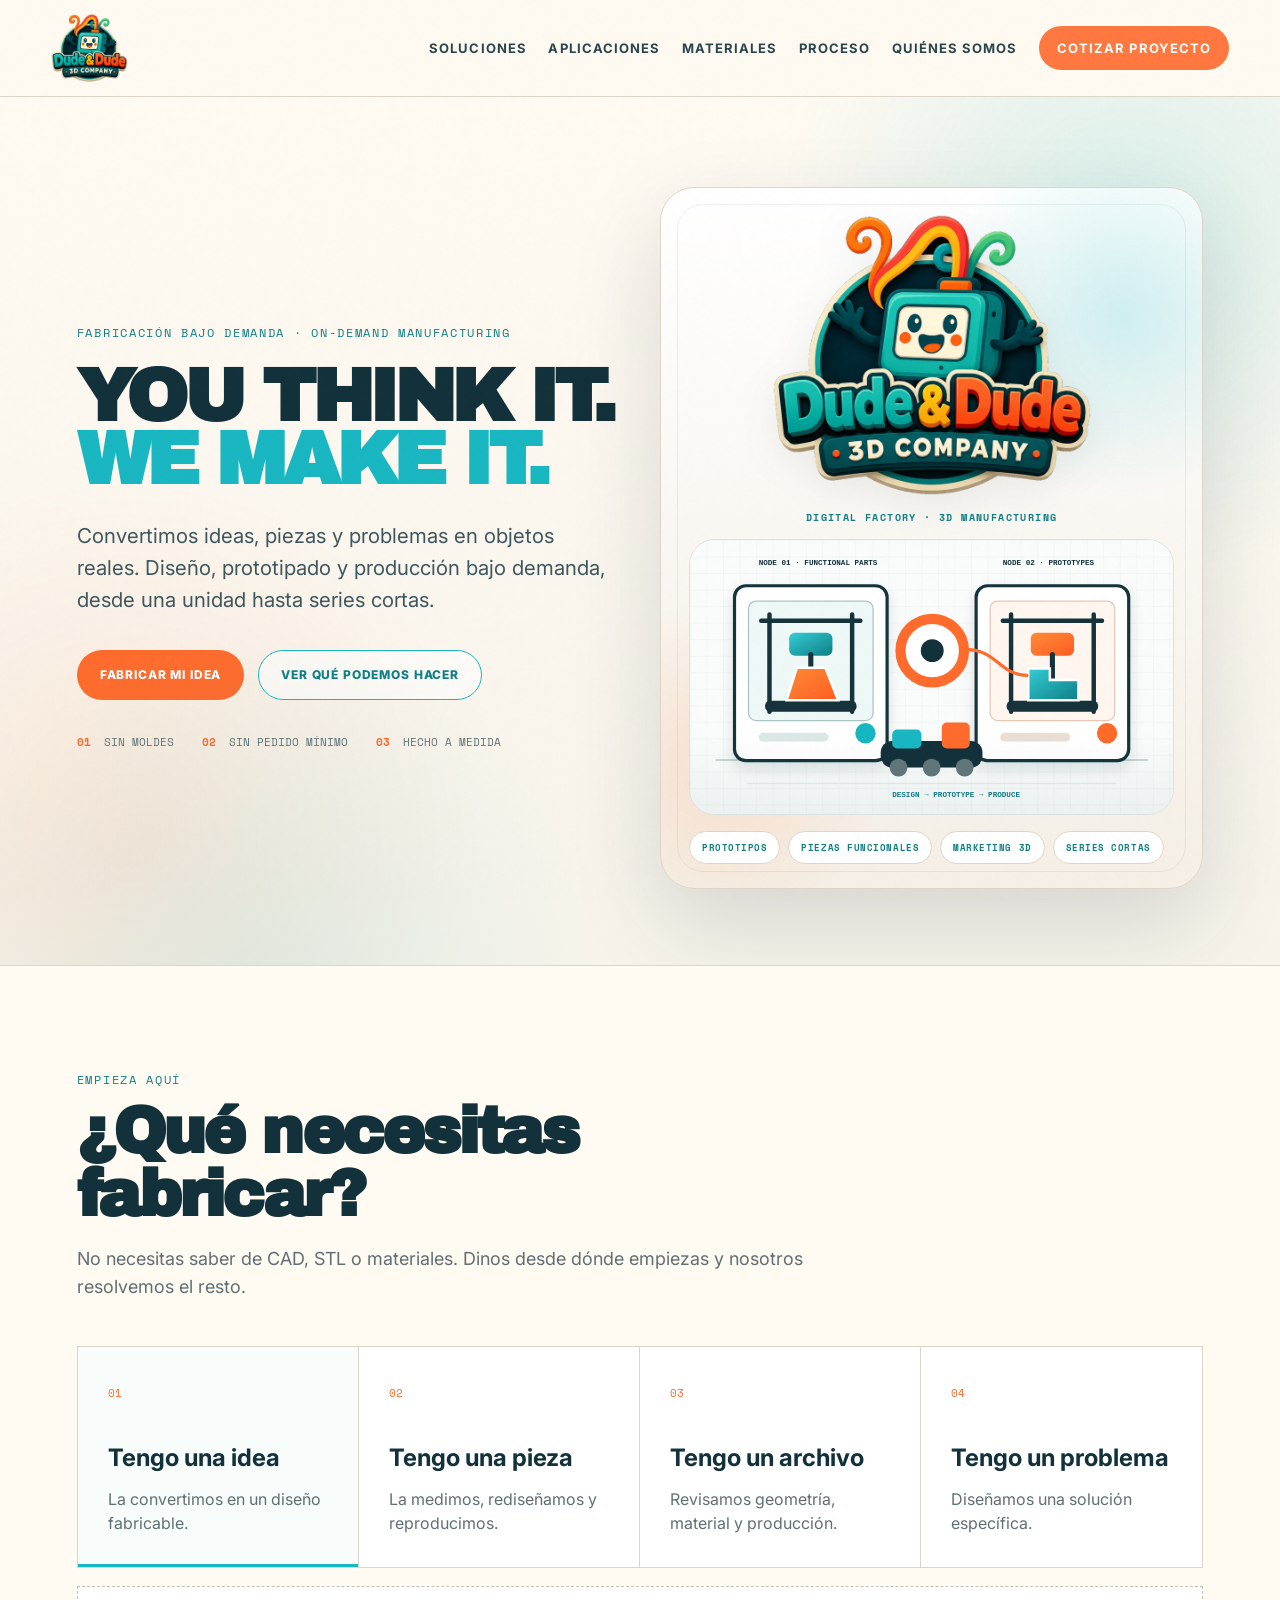
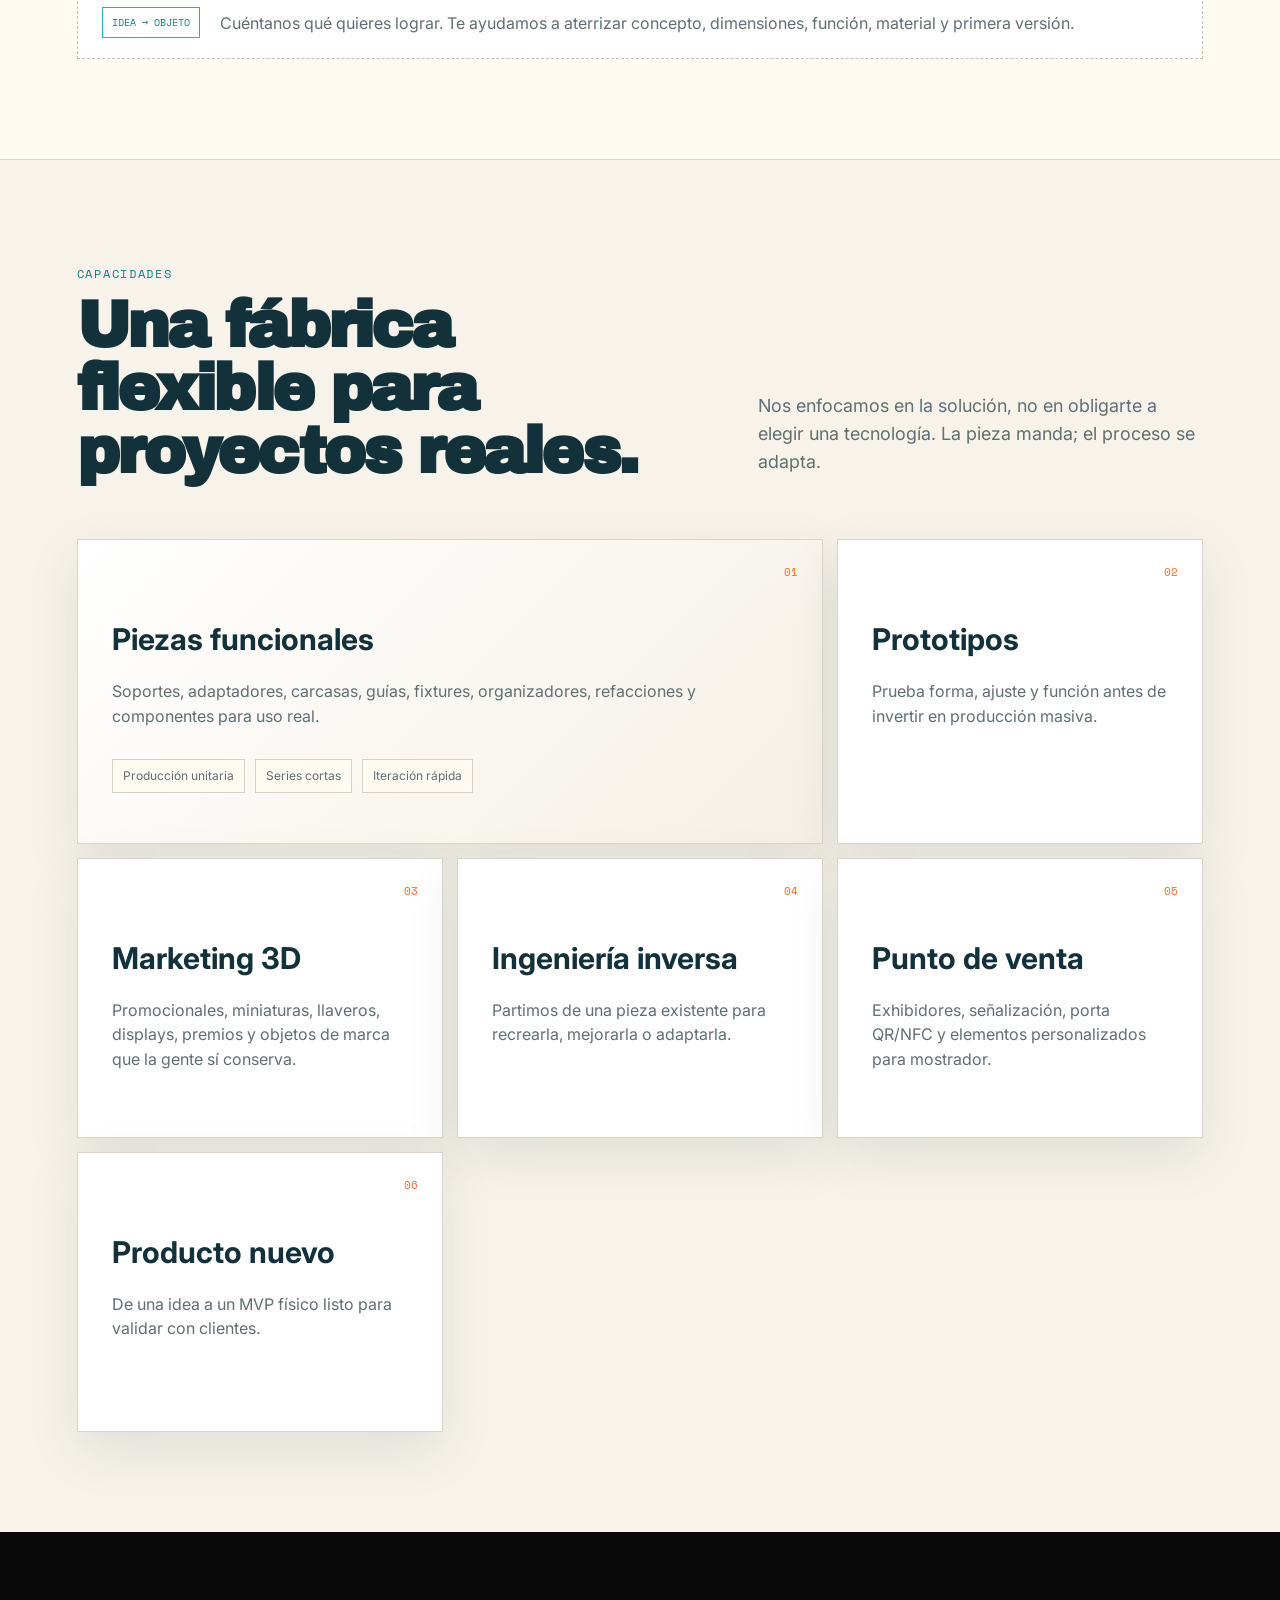
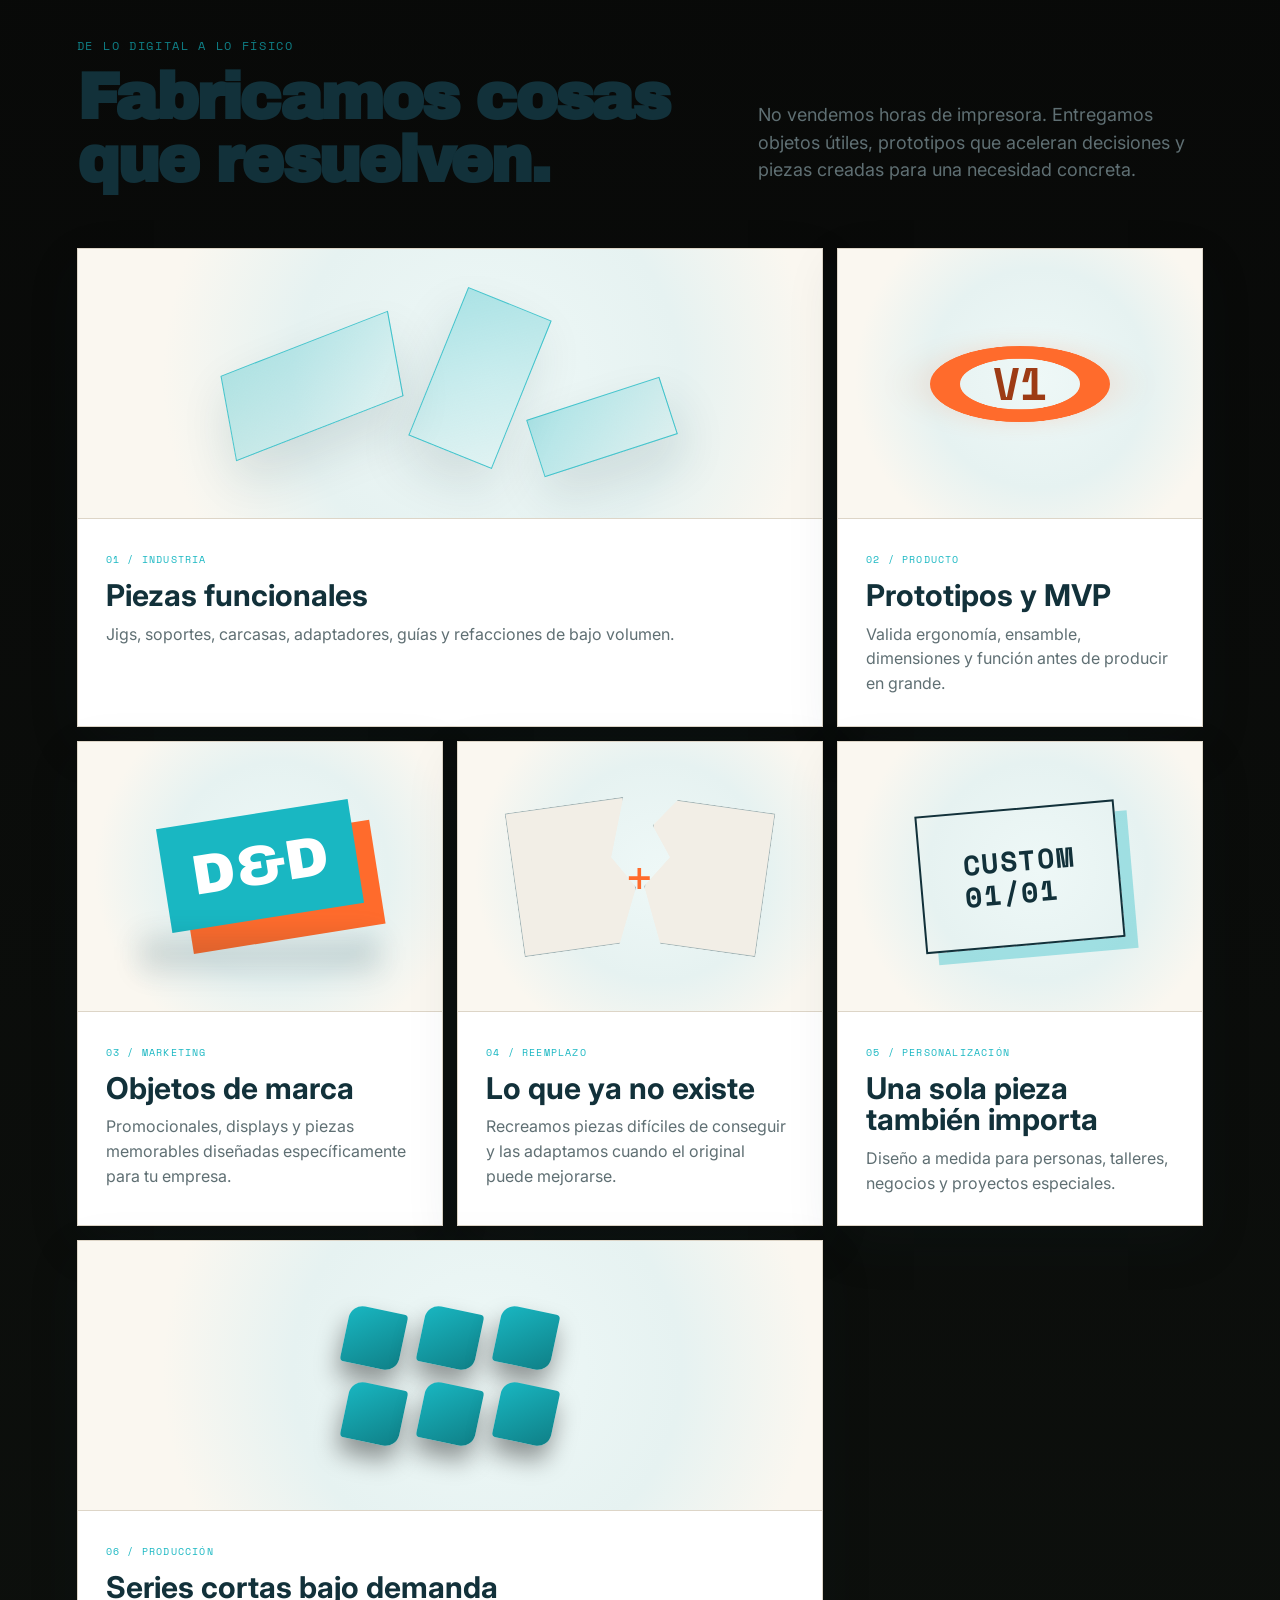
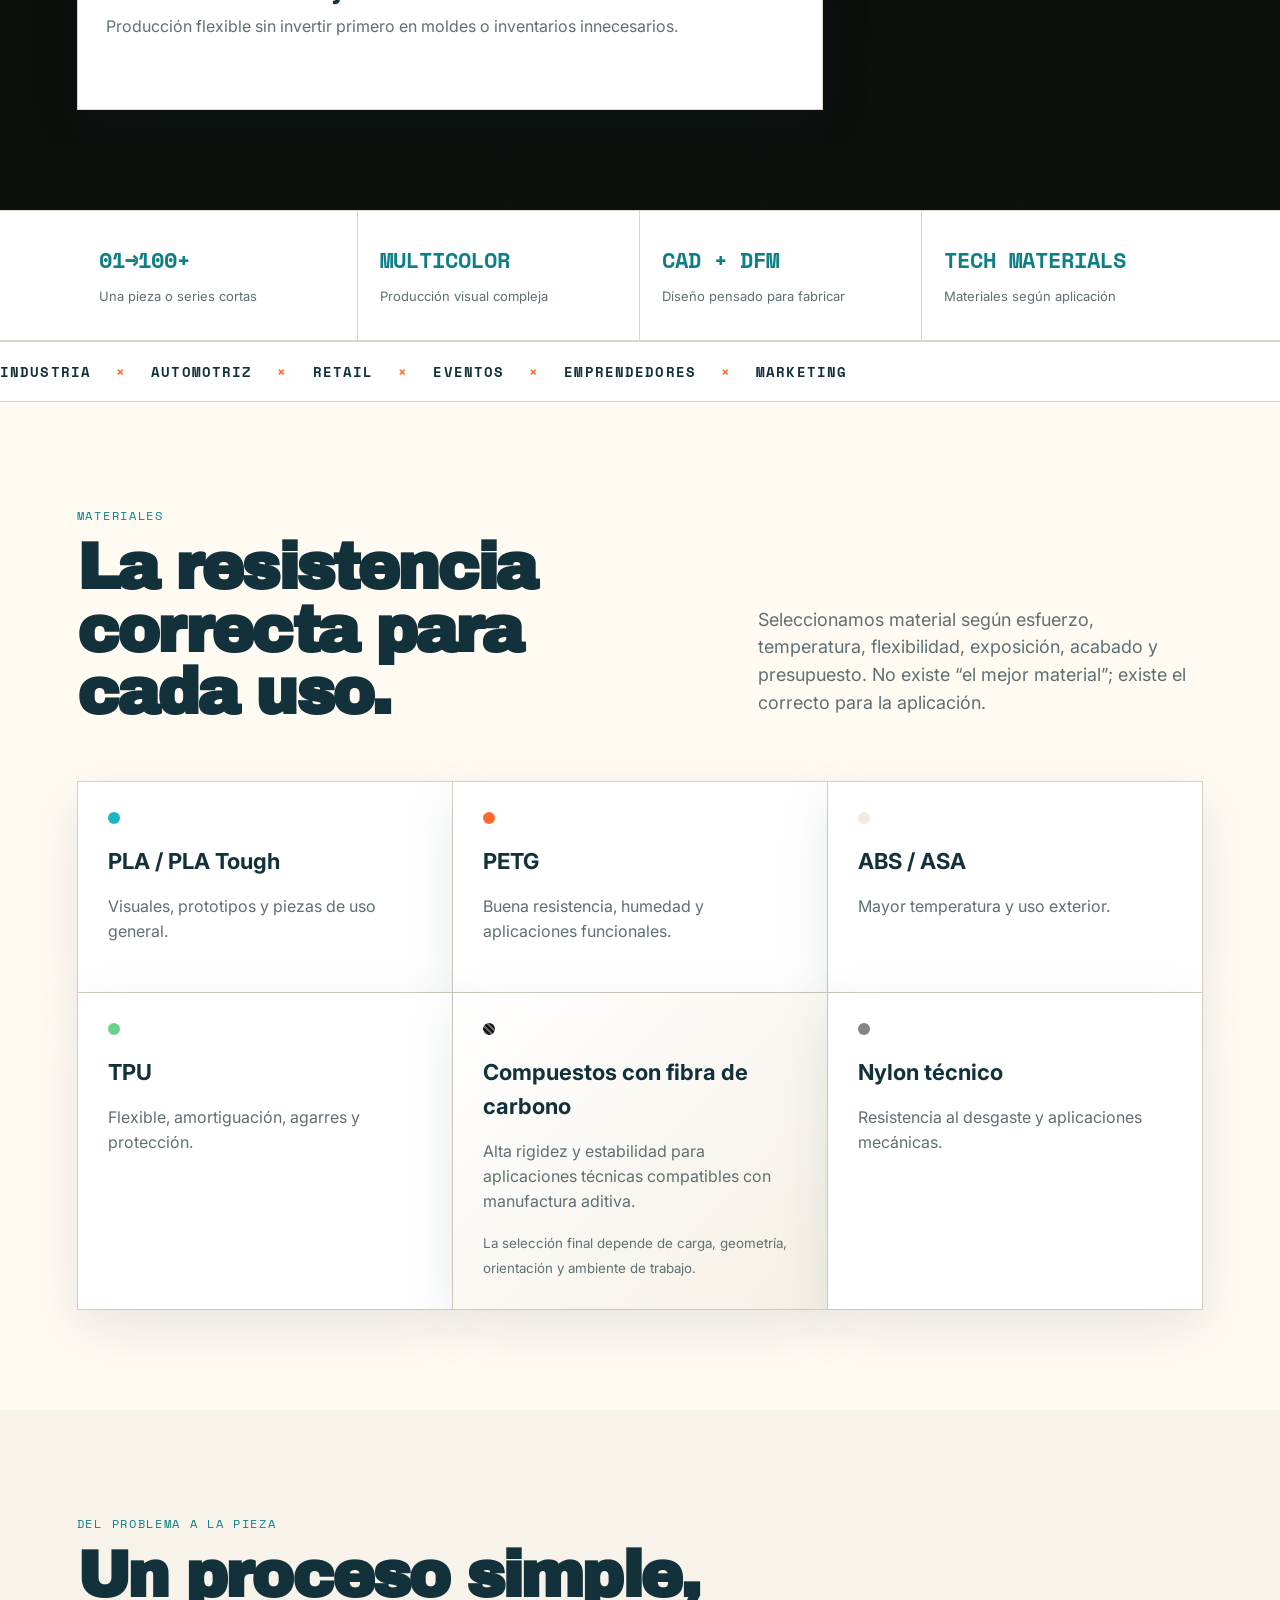
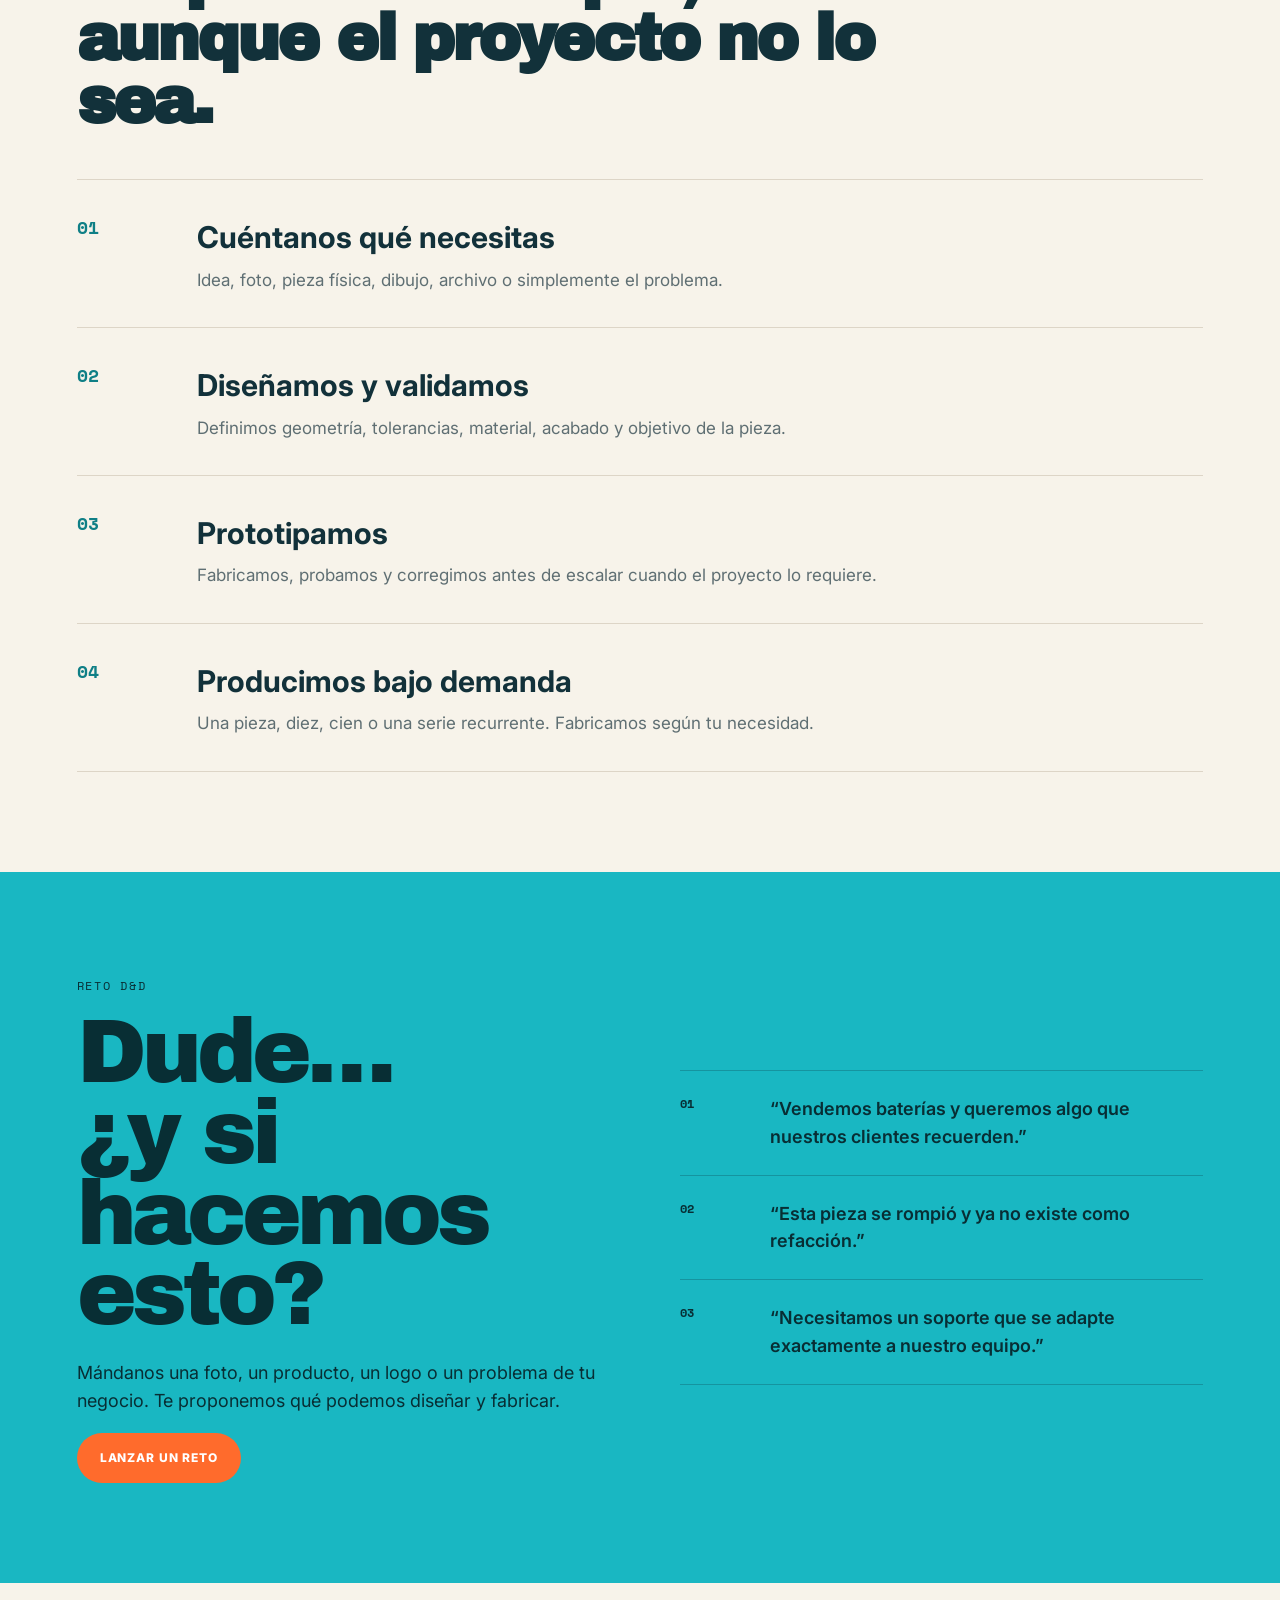
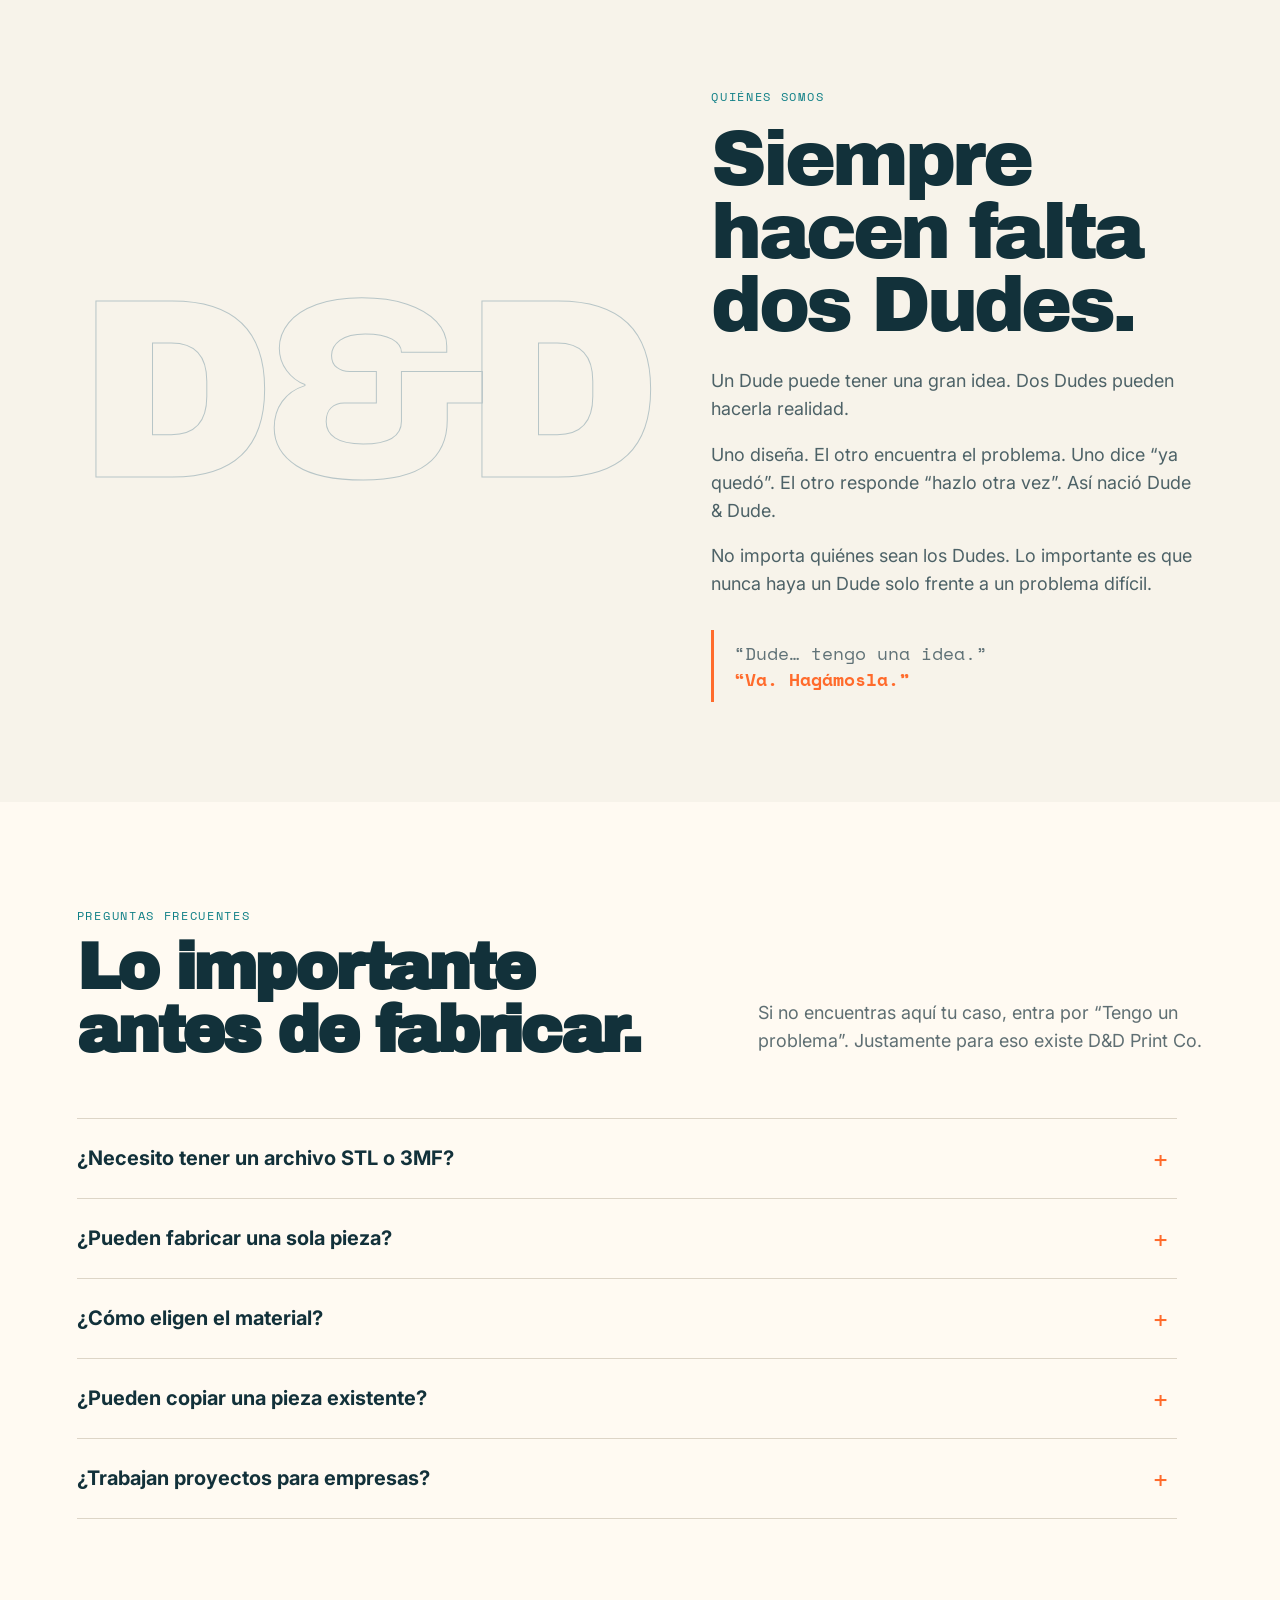
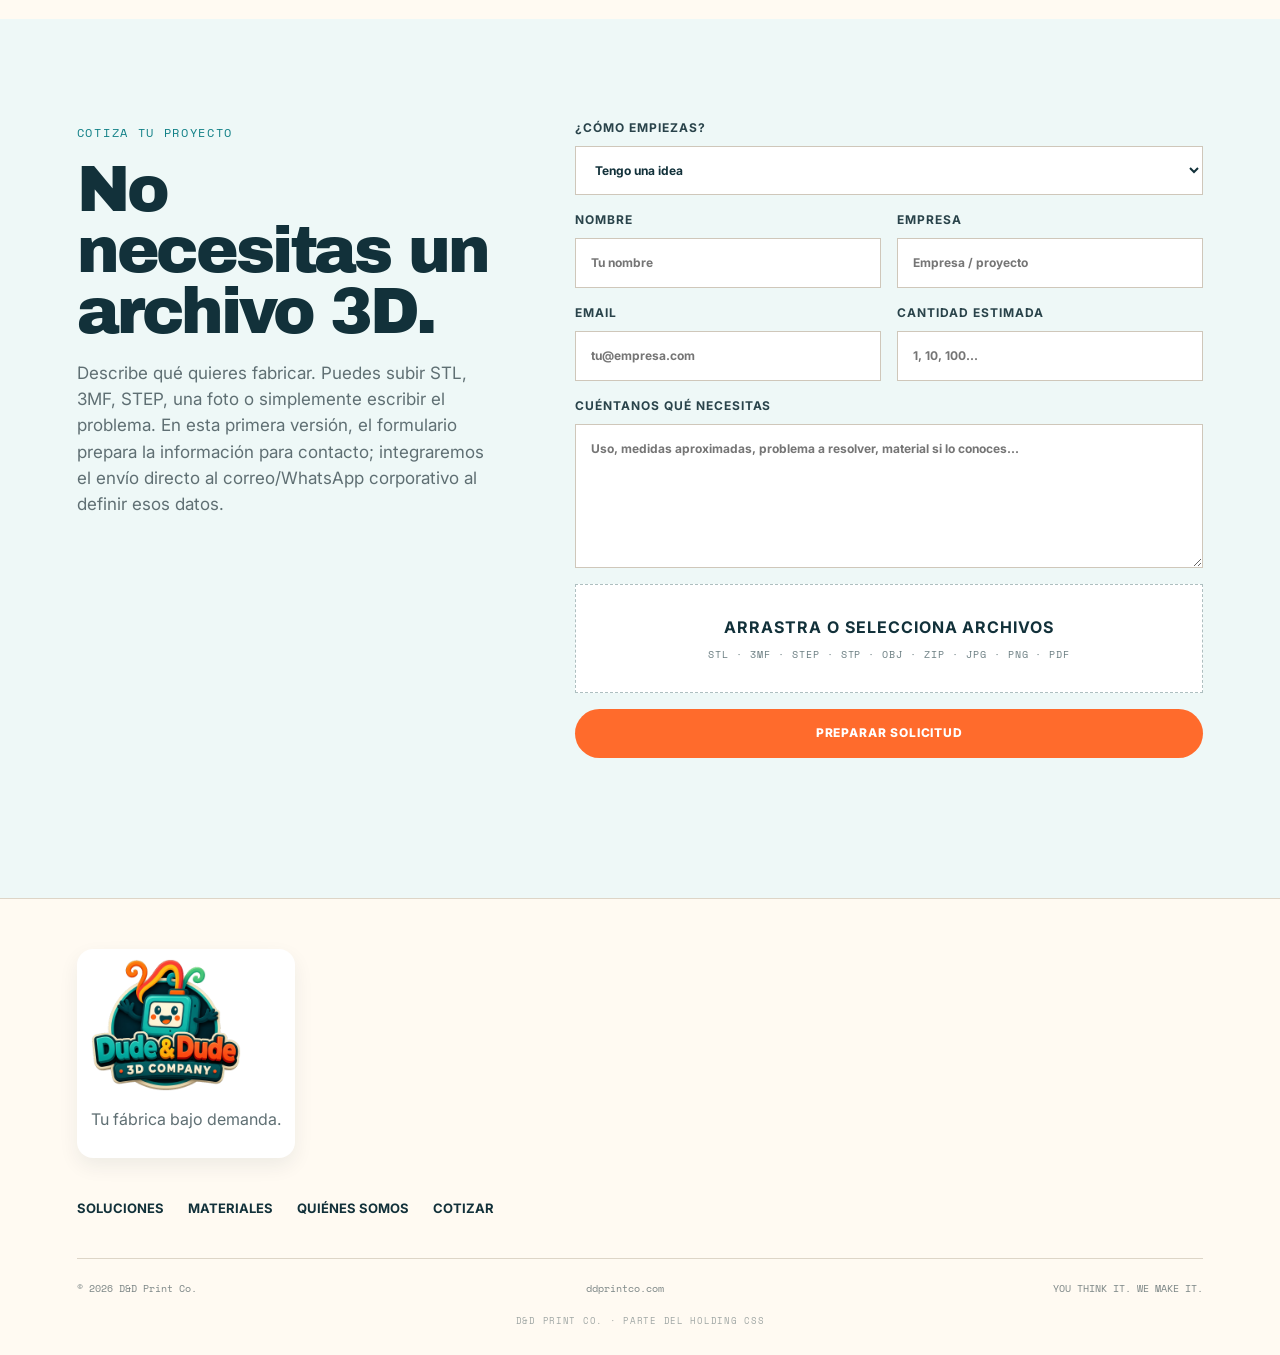
<file: index.html>
<!doctype html>
<html lang="es">
<head>
  <meta charset="utf-8">
  <meta name="viewport" content="width=device-width, initial-scale=1">
  <title>D&D Print Co. | Fabricación bajo demanda</title>
  <meta name="description" content="D&D Print Co. convierte ideas, piezas, archivos y problemas en soluciones físicas. Diseño, prototipado e impresión 3D bajo demanda para empresas, emprendedores y personas.">
  <link rel="canonical" href="https://ddprintco.com/">
  <meta name="theme-color" content="#fffaf2">
  <meta property="og:title" content="D&D Print Co. | Tu fábrica bajo demanda">
  <meta property="og:description" content="Diseñamos, prototipamos y fabricamos piezas y soluciones bajo demanda. Desde una pieza hasta series cortas.">
  <meta property="og:type" content="website">
  <meta property="og:url" content="https://ddprintco.com/">
  <link rel="icon" href="assets/logo.png?v=20261111">
  <link rel="manifest" href="manifest.webmanifest">
  <link rel="preconnect" href="https://fonts.googleapis.com">
  <link rel="preconnect" href="https://fonts.gstatic.com" crossorigin>
  <link href="https://fonts.googleapis.com/css2?family=Archivo+Black&family=Inter:wght@400;500;600;700&family=Space+Mono:wght@400;700&display=swap" rel="stylesheet">
  <link rel="stylesheet" href="styles.css?v=20261111">
  <script type="application/ld+json">
  {
    "@context":"https://schema.org",
    "@type":"Organization",
    "name":"D&D Print Co.",
    "url":"https://ddprintco.com/",
    "logo":"https://ddprintco.com/assets/logo.png?v=20261111",
    "description":"Diseño, prototipado y fabricación bajo demanda de piezas y soluciones físicas para empresas, emprendedores y personas.",
    "slogan":"You think it. We make it."
  }
  </script>
</head>
<body>
  <div class="noise"></div>
  <header class="site-header">
    <a class="brand" href="#inicio" aria-label="D&D Print Co. inicio">
      <span class="brand-logo-wrap"><img src="assets/logo.png?v=20261111" width="1186" height="1048" alt="D&D Print Co."></span>
    </a>
    <button class="menu-toggle" aria-label="Abrir menú" aria-expanded="false"><span></span><span></span></button>
    <nav class="main-nav">
      <a href="#soluciones">Soluciones</a>
      <a href="#aplicaciones">Aplicaciones</a>
      <a href="#materiales">Materiales</a>
      <a href="#proceso">Proceso</a>
      <a href="#nosotros">Quiénes somos</a>
      <a class="nav-cta" href="#cotizar">Cotizar proyecto</a>
    </nav>
  </header>

  <main>
    <section class="hero" id="inicio">
      <div class="hero-copy">
        <div class="eyebrow">FABRICACIÓN BAJO DEMANDA · ON-DEMAND MANUFACTURING</div>
        <h1>YOU THINK IT.<br><span>WE MAKE IT.</span></h1>
        <p class="hero-lead">Convertimos ideas, piezas y problemas en objetos reales. Diseño, prototipado y producción bajo demanda, desde una unidad hasta series cortas.</p>
        <div class="hero-actions">
          <a class="button primary" href="#cotizar">Fabricar mi idea</a>
          <a class="button ghost" href="#soluciones">Ver qué podemos hacer</a>
        </div>
        <div class="hero-meta">
          <span><b>01</b> Sin moldes</span>
          <span><b>02</b> Sin pedido mínimo</span>
          <span><b>03</b> Hecho a medida</span>
        </div>
      </div>
      <div class="hero-visual hero-manufacturing" aria-hidden="true">
        <div class="factory-banner">
          <div class="factory-logo-wrap">
            <img src="assets/logo.png?v=20261111" width="1186" height="1048" alt="" class="factory-logo">
          </div>

          <div class="factory-kicker">DIGITAL FACTORY · 3D MANUFACTURING</div>

          <div class="printer-world printer-world-svg">
            <svg viewBox="0 0 760 430" role="img" aria-label="Fábrica digital con dos impresoras 3D produciendo piezas">
              <defs>
                <linearGradient id="dd-teal" x1="0" y1="0" x2="1" y2="1"><stop stop-color="#35cdd5"/><stop offset="1" stop-color="#0f7f86"/></linearGradient>
                <linearGradient id="dd-orange" x1="0" y1="0" x2="1" y2="1"><stop stop-color="#ff8b35"/><stop offset="1" stop-color="#ff5c24"/></linearGradient>
                <pattern id="dd-grid" width="26" height="26" patternUnits="userSpaceOnUse"><path d="M26 0H0V26" fill="none" stroke="#dce9e6" stroke-width="1"/></pattern>
                <filter id="dd-shadow"><feDropShadow dx="0" dy="10" stdDeviation="10" flood-color="#12313a" flood-opacity=".12"/></filter>
              </defs>
              <rect width="760" height="430" rx="24" fill="#f9fcfb"/>
              <rect width="760" height="430" rx="24" fill="url(#dd-grid)" opacity=".8"/>
              <path d="M40 346H720" stroke="#c9d8d5" stroke-width="3"/>
              <path d="M90 383H670" stroke="#e6ece9" stroke-width="2"/>

              <g transform="translate(70 72)" filter="url(#dd-shadow)">
                <rect width="240" height="275" rx="18" fill="#fff" stroke="#12313a" stroke-width="5"/>
                <rect x="22" y="24" width="196" height="188" rx="12" fill="#eef8f7" stroke="#a9c6c5" stroke-width="2"/>
                <path d="M42 55H198M55 45V198M185 45V198" stroke="#12313a" stroke-width="7" stroke-linecap="round"/>
                <rect x="86" y="74" width="68" height="36" rx="9" fill="url(#dd-teal)"/>
                <path d="M120 108v48" stroke="#12313a" stroke-width="8" stroke-linecap="round"/>
                <rect x="48" y="181" width="144" height="17" rx="8" fill="#12313a"/>
                <path d="M82 180l16-51h45l20 51z" fill="url(#dd-orange)" stroke="#fff" stroke-width="4"/>
                <circle cx="206" cy="232" r="16" fill="#19b7c2"/>
                <rect x="38" y="231" width="110" height="14" rx="7" fill="#dce8e5"/>
              </g>

              <g transform="translate(450 72)" filter="url(#dd-shadow)">
                <rect width="240" height="275" rx="18" fill="#fff" stroke="#12313a" stroke-width="5"/>
                <rect x="22" y="24" width="196" height="188" rx="12" fill="#fff6ef" stroke="#e8c8b5" stroke-width="2"/>
                <path d="M42 55H198M55 45V198M185 45V198" stroke="#12313a" stroke-width="7" stroke-linecap="round"/>
                <rect x="86" y="74" width="68" height="36" rx="9" fill="url(#dd-orange)"/>
                <path d="M120 108v48" stroke="#12313a" stroke-width="8" stroke-linecap="round"/>
                <rect x="48" y="181" width="144" height="17" rx="8" fill="#12313a"/>
                <path d="M82 180v-50h34v18h45v32z" fill="url(#dd-teal)" stroke="#fff" stroke-width="4"/>
                <circle cx="206" cy="232" r="16" fill="#ff6b2c"/>
                <rect x="38" y="231" width="110" height="14" rx="7" fill="#eadfd6"/>
              </g>

              <g transform="translate(325 118)">
                <circle cx="56" cy="56" r="50" fill="#fff" stroke="#ff6b2c" stroke-width="16"/>
                <circle cx="56" cy="56" r="18" fill="#12313a"/>
                <path d="M106 54c54 0 52 39 99 41" fill="none" stroke="#ff6b2c" stroke-width="5" stroke-linecap="round"/>
              </g>

              <g transform="translate(300 316)">
                <rect width="160" height="42" rx="18" fill="#12313a"/>
                <circle cx="28" cy="42" r="14" fill="#62777b"/><circle cx="80" cy="42" r="14" fill="#62777b"/><circle cx="132" cy="42" r="14" fill="#62777b"/>
                <rect x="18" y="-18" width="46" height="30" rx="8" fill="#19b7c2"/>
                <rect x="96" y="-29" width="44" height="41" rx="8" fill="#ff6b2c"/>
              </g>

              <g font-family="monospace" font-size="12" font-weight="700" fill="#12313a">
                <text x="108" y="39">NODE 01 · FUNCTIONAL PARTS</text>
                <text x="492" y="39">NODE 02 · PROTOTYPES</text>
                <text x="318" y="405" fill="#0f7f86">DESIGN → PROTOTYPE → PRODUCE</text>
              </g>
            </svg>
          </div>

          <div class="factory-caption">
            <span>PROTOTIPOS</span>
            <span>PIEZAS FUNCIONALES</span>
            <span>MARKETING 3D</span>
            <span>SERIES CORTAS</span>
          </div>
        </div>
      </div>
    </section>

    <section class="route-section">
      <div class="section-heading">
        <span>EMPIEZA AQUÍ</span>
        <h2>¿Qué necesitas fabricar?</h2>
        <p>No necesitas saber de CAD, STL o materiales. Dinos desde dónde empiezas y nosotros resolvemos el resto.</p>
      </div>
      <div class="route-grid">
        <button class="route-card active" data-route="idea"><b>01</b><h3>Tengo una idea</h3><p>La convertimos en un diseño fabricable.</p></button>
        <button class="route-card" data-route="pieza"><b>02</b><h3>Tengo una pieza</h3><p>La medimos, rediseñamos y reproducimos.</p></button>
        <button class="route-card" data-route="archivo"><b>03</b><h3>Tengo un archivo</h3><p>Revisamos geometría, material y producción.</p></button>
        <button class="route-card" data-route="problema"><b>04</b><h3>Tengo un problema</h3><p>Diseñamos una solución específica.</p></button>
      </div>
      <div class="route-output" id="routeOutput">
        <span class="tag">IDEA → OBJETO</span>
        <p>Cuéntanos qué quieres lograr. Te ayudamos a aterrizar concepto, dimensiones, función, material y primera versión.</p>
      </div>
    </section>

    <section class="solutions" id="soluciones">
      <div class="section-heading split">
        <div><span>CAPACIDADES</span><h2>Una fábrica flexible para proyectos reales.</h2></div>
        <p>Nos enfocamos en la solución, no en obligarte a elegir una tecnología. La pieza manda; el proceso se adapta.</p>
      </div>
      <div class="solution-grid">
        <article class="solution-card big">
          <div class="card-index">01</div>
          <h3>Piezas funcionales</h3>
          <p>Soportes, adaptadores, carcasas, guías, fixtures, organizadores, refacciones y componentes para uso real.</p>
          <ul><li>Producción unitaria</li><li>Series cortas</li><li>Iteración rápida</li></ul>
        </article>
        <article class="solution-card">
          <div class="card-index">02</div>
          <h3>Prototipos</h3>
          <p>Prueba forma, ajuste y función antes de invertir en producción masiva.</p>
        </article>
        <article class="solution-card">
          <div class="card-index">03</div>
          <h3>Marketing 3D</h3>
          <p>Promocionales, miniaturas, llaveros, displays, premios y objetos de marca que la gente sí conserva.</p>
        </article>
        <article class="solution-card">
          <div class="card-index">04</div>
          <h3>Ingeniería inversa</h3>
          <p>Partimos de una pieza existente para recrearla, mejorarla o adaptarla.</p>
        </article>
        <article class="solution-card">
          <div class="card-index">05</div>
          <h3>Punto de venta</h3>
          <p>Exhibidores, señalización, porta QR/NFC y elementos personalizados para mostrador.</p>
        </article>
        <article class="solution-card">
          <div class="card-index">06</div>
          <h3>Producto nuevo</h3>
          <p>De una idea a un MVP físico listo para validar con clientes.</p>
        </article>
      </div>
    </section>


    <section class="applications" id="aplicaciones">
      <div class="section-heading split">
        <div>
          <span>DE LO DIGITAL A LO FÍSICO</span>
          <h2>Fabricamos cosas que resuelven.</h2>
        </div>
        <p>No vendemos horas de impresora. Entregamos objetos útiles, prototipos que aceleran decisiones y piezas creadas para una necesidad concreta.</p>
      </div>

      <div class="application-grid">
        <article class="application-card app-functional reveal">
          <div class="app-art">
            <div class="part part-a"></div><div class="part part-b"></div><div class="part part-c"></div>
          </div>
          <div class="app-copy"><span>01 / INDUSTRIA</span><h3>Piezas funcionales</h3><p>Jigs, soportes, carcasas, adaptadores, guías y refacciones de bajo volumen.</p></div>
        </article>
        <article class="application-card app-prototype reveal">
          <div class="app-art"><div class="proto-ring"></div><div class="proto-core">V1</div></div>
          <div class="app-copy"><span>02 / PRODUCTO</span><h3>Prototipos y MVP</h3><p>Valida ergonomía, ensamble, dimensiones y función antes de producir en grande.</p></div>
        </article>
        <article class="application-card app-brand reveal">
          <div class="app-art"><div class="brand-object">D&D</div><div class="brand-shadow"></div></div>
          <div class="app-copy"><span>03 / MARKETING</span><h3>Objetos de marca</h3><p>Promocionales, displays y piezas memorables diseñadas específicamente para tu empresa.</p></div>
        </article>
        <article class="application-card app-repair reveal">
          <div class="app-art"><div class="broken one"></div><div class="broken two"></div><div class="join">+</div></div>
          <div class="app-copy"><span>04 / REEMPLAZO</span><h3>Lo que ya no existe</h3><p>Recreamos piezas difíciles de conseguir y las adaptamos cuando el original puede mejorarse.</p></div>
        </article>
        <article class="application-card app-custom reveal">
          <div class="app-art"><div class="custom-plate">CUSTOM<br>01/01</div></div>
          <div class="app-copy"><span>05 / PERSONALIZACIÓN</span><h3>Una sola pieza también importa</h3><p>Diseño a medida para personas, talleres, negocios y proyectos especiales.</p></div>
        </article>
        <article class="application-card app-series reveal">
          <div class="app-art"><div class="series-dot"></div><div class="series-dot"></div><div class="series-dot"></div><div class="series-dot"></div><div class="series-dot"></div><div class="series-dot"></div></div>
          <div class="app-copy"><span>06 / PRODUCCIÓN</span><h3>Series cortas bajo demanda</h3><p>Producción flexible sin invertir primero en moldes o inventarios innecesarios.</p></div>
        </article>
      </div>
    </section>

    <section class="factory-band" aria-label="Capacidades de fabricación">
      <div class="factory-stat"><strong>01→100+</strong><span>Una pieza o series cortas</span></div>
      <div class="factory-stat"><strong>MULTICOLOR</strong><span>Producción visual compleja</span></div>
      <div class="factory-stat"><strong>CAD + DFM</strong><span>Diseño pensado para fabricar</span></div>
      <div class="factory-stat"><strong>TECH MATERIALS</strong><span>Materiales según aplicación</span></div>
    </section>

    <section class="industries">
      <div class="ticker"><span>INDUSTRIA</span><i>×</i><span>AUTOMOTRIZ</span><i>×</i><span>RETAIL</span><i>×</i><span>EVENTOS</span><i>×</i><span>EMPRENDEDORES</span><i>×</i><span>MARKETING</span></div>
    </section>

    <section class="materials" id="materiales">
      <div class="section-heading split">
        <div><span>MATERIALES</span><h2>La resistencia correcta para cada uso.</h2></div>
        <p>Seleccionamos material según esfuerzo, temperatura, flexibilidad, exposición, acabado y presupuesto. No existe “el mejor material”; existe el correcto para la aplicación.</p>
      </div>
      <div class="materials-grid">
        <div class="material"><span class="dot green"></span><h3>PLA / PLA Tough</h3><p>Visuales, prototipos y piezas de uso general.</p></div>
        <div class="material"><span class="dot purple"></span><h3>PETG</h3><p>Buena resistencia, humedad y aplicaciones funcionales.</p></div>
        <div class="material"><span class="dot cream"></span><h3>ABS / ASA</h3><p>Mayor temperatura y uso exterior.</p></div>
        <div class="material"><span class="dot lime"></span><h3>TPU</h3><p>Flexible, amortiguación, agarres y protección.</p></div>
        <div class="material featured"><span class="dot carbon"></span><h3>Compuestos con fibra de carbono</h3><p>Alta rigidez y estabilidad para aplicaciones técnicas compatibles con manufactura aditiva.</p><small>La selección final depende de carga, geometría, orientación y ambiente de trabajo.</small></div>
        <div class="material"><span class="dot grey"></span><h3>Nylon técnico</h3><p>Resistencia al desgaste y aplicaciones mecánicas.</p></div>
      </div>
    </section>

    <section class="process" id="proceso">
      <div class="section-heading"><span>DEL PROBLEMA A LA PIEZA</span><h2>Un proceso simple, aunque el proyecto no lo sea.</h2></div>
      <div class="process-list">
        <div class="process-step"><b>01</b><div><h3>Cuéntanos qué necesitas</h3><p>Idea, foto, pieza física, dibujo, archivo o simplemente el problema.</p></div></div>
        <div class="process-step"><b>02</b><div><h3>Diseñamos y validamos</h3><p>Definimos geometría, tolerancias, material, acabado y objetivo de la pieza.</p></div></div>
        <div class="process-step"><b>03</b><div><h3>Prototipamos</h3><p>Fabricamos, probamos y corregimos antes de escalar cuando el proyecto lo requiere.</p></div></div>
        <div class="process-step"><b>04</b><div><h3>Producimos bajo demanda</h3><p>Una pieza, diez, cien o una serie recurrente. Fabricamos según tu necesidad.</p></div></div>
      </div>
    </section>

    <section class="challenge">
      <div class="challenge-copy">
        <span class="eyebrow">RETO D&D</span>
        <h2>Dude…<br>¿y si hacemos esto?</h2>
        <p>Mándanos una foto, un producto, un logo o un problema de tu negocio. Te proponemos qué podemos diseñar y fabricar.</p>
        <a class="button primary" href="#cotizar">Lanzar un reto</a>
      </div>
      <div class="challenge-list">
        <div><span>01</span><p>“Vendemos baterías y queremos algo que nuestros clientes recuerden.”</p></div>
        <div><span>02</span><p>“Esta pieza se rompió y ya no existe como refacción.”</p></div>
        <div><span>03</span><p>“Necesitamos un soporte que se adapte exactamente a nuestro equipo.”</p></div>
      </div>
    </section>

    <section class="about" id="nosotros">
      <div class="about-mark">D&D</div>
      <div class="about-copy">
        <span class="eyebrow">QUIÉNES SOMOS</span>
        <h2>Siempre hacen falta dos Dudes.</h2>
        <p>Un Dude puede tener una gran idea. Dos Dudes pueden hacerla realidad.</p>
        <p>Uno diseña. El otro encuentra el problema. Uno dice “ya quedó”. El otro responde “hazlo otra vez”. Así nació Dude & Dude.</p>
        <p>No importa quiénes sean los Dudes. Lo importante es que nunca haya un Dude solo frente a un problema difícil.</p>
        <blockquote>“Dude… tengo una idea.”<br><strong>“Va. Hagámosla.”</strong></blockquote>
      </div>
    </section>


    <section class="faq" id="faq">
      <div class="section-heading split">
        <div><span>PREGUNTAS FRECUENTES</span><h2>Lo importante antes de fabricar.</h2></div>
        <p>Si no encuentras aquí tu caso, entra por “Tengo un problema”. Justamente para eso existe D&D Print Co.</p>
      </div>
      <div class="faq-list">
        <details><summary>¿Necesito tener un archivo STL o 3MF?</summary><p>No. Podemos empezar desde una idea, una foto, un dibujo, una pieza física o una descripción del problema.</p></details>
        <details><summary>¿Pueden fabricar una sola pieza?</summary><p>Sí. La manufactura bajo demanda permite producir desde una unidad hasta series cortas, según el proyecto.</p></details>
        <details><summary>¿Cómo eligen el material?</summary><p>Consideramos función, temperatura, flexibilidad, desgaste, exposición, acabado, geometría y presupuesto. La selección depende de la aplicación real.</p></details>
        <details><summary>¿Pueden copiar una pieza existente?</summary><p>Podemos analizarla, medirla y rediseñarla cuando el proyecto lo permite, incluyendo ajustes para mejorar su fabricación o desempeño.</p></details>
        <details><summary>¿Trabajan proyectos para empresas?</summary><p>Sí. Podemos desarrollar prototipos, fixtures, soportes, refacciones, displays, promocionales y series de producción recurrentes.</p></details>
      </div>
    </section>

    <section class="quote-section" id="cotizar">
      <div class="quote-intro">
        <span class="eyebrow">COTIZA TU PROYECTO</span>
        <h2>No necesitas un archivo 3D.</h2>
        <p>Describe qué quieres fabricar. Puedes subir STL, 3MF, STEP, una foto o simplemente escribir el problema. En esta primera versión, el formulario prepara la información para contacto; integraremos el envío directo al correo/WhatsApp corporativo al definir esos datos.</p>
      </div>
      <form class="quote-form" id="quoteForm">
        <label>¿Cómo empiezas?
          <select name="start">
            <option>Tengo una idea</option><option>Tengo una pieza</option><option>Tengo un archivo</option><option>Tengo un problema</option>
          </select>
        </label>
        <div class="form-row">
          <label>Nombre<input type="text" name="name" placeholder="Tu nombre" required></label>
          <label>Empresa<input type="text" name="company" placeholder="Empresa / proyecto"></label>
        </div>
        <div class="form-row">
          <label>Email<input type="email" name="email" placeholder="tu@empresa.com" required></label>
          <label>Cantidad estimada<input type="text" name="qty" placeholder="1, 10, 100..."></label>
        </div>
        <label>Cuéntanos qué necesitas<textarea name="message" rows="6" placeholder="Uso, medidas aproximadas, problema a resolver, material si lo conoces..."></textarea></label>
        <label class="upload-zone" for="files">
          <input id="files" name="files" type="file" multiple accept=".stl,.3mf,.step,.stp,.obj,.zip,.jpg,.jpeg,.png,.pdf">
          <span class="upload-title">Arrastra o selecciona archivos</span>
          <span class="upload-copy">STL · 3MF · STEP · STP · OBJ · ZIP · JPG · PNG · PDF</span>
        </label>
        <button class="button primary wide" type="submit">Preparar solicitud</button>
        <div class="form-status" id="formStatus" aria-live="polite"></div>
      </form>
    </section>
  </main>

  <footer>
    <div class="footer-brand"><img src="assets/logo.png?v=20261111" width="1186" height="1048" alt="D&D Print Co."><p>Tu fábrica bajo demanda.</p></div>
    <div class="footer-links"><a href="#soluciones">Soluciones</a><a href="#materiales">Materiales</a><a href="#nosotros">Quiénes somos</a><a href="#cotizar">Cotizar</a></div>
    <div class="footer-bottom"><span>© 2026 D&D Print Co.</span><span>ddprintco.com</span><span>YOU THINK IT. WE MAKE IT.</span></div>
    <div class="holding-note">D&D Print Co. · Parte del holding CSS</div>
  </footer>
  <script src="script.js"></script>
</body>
</html>
</file>
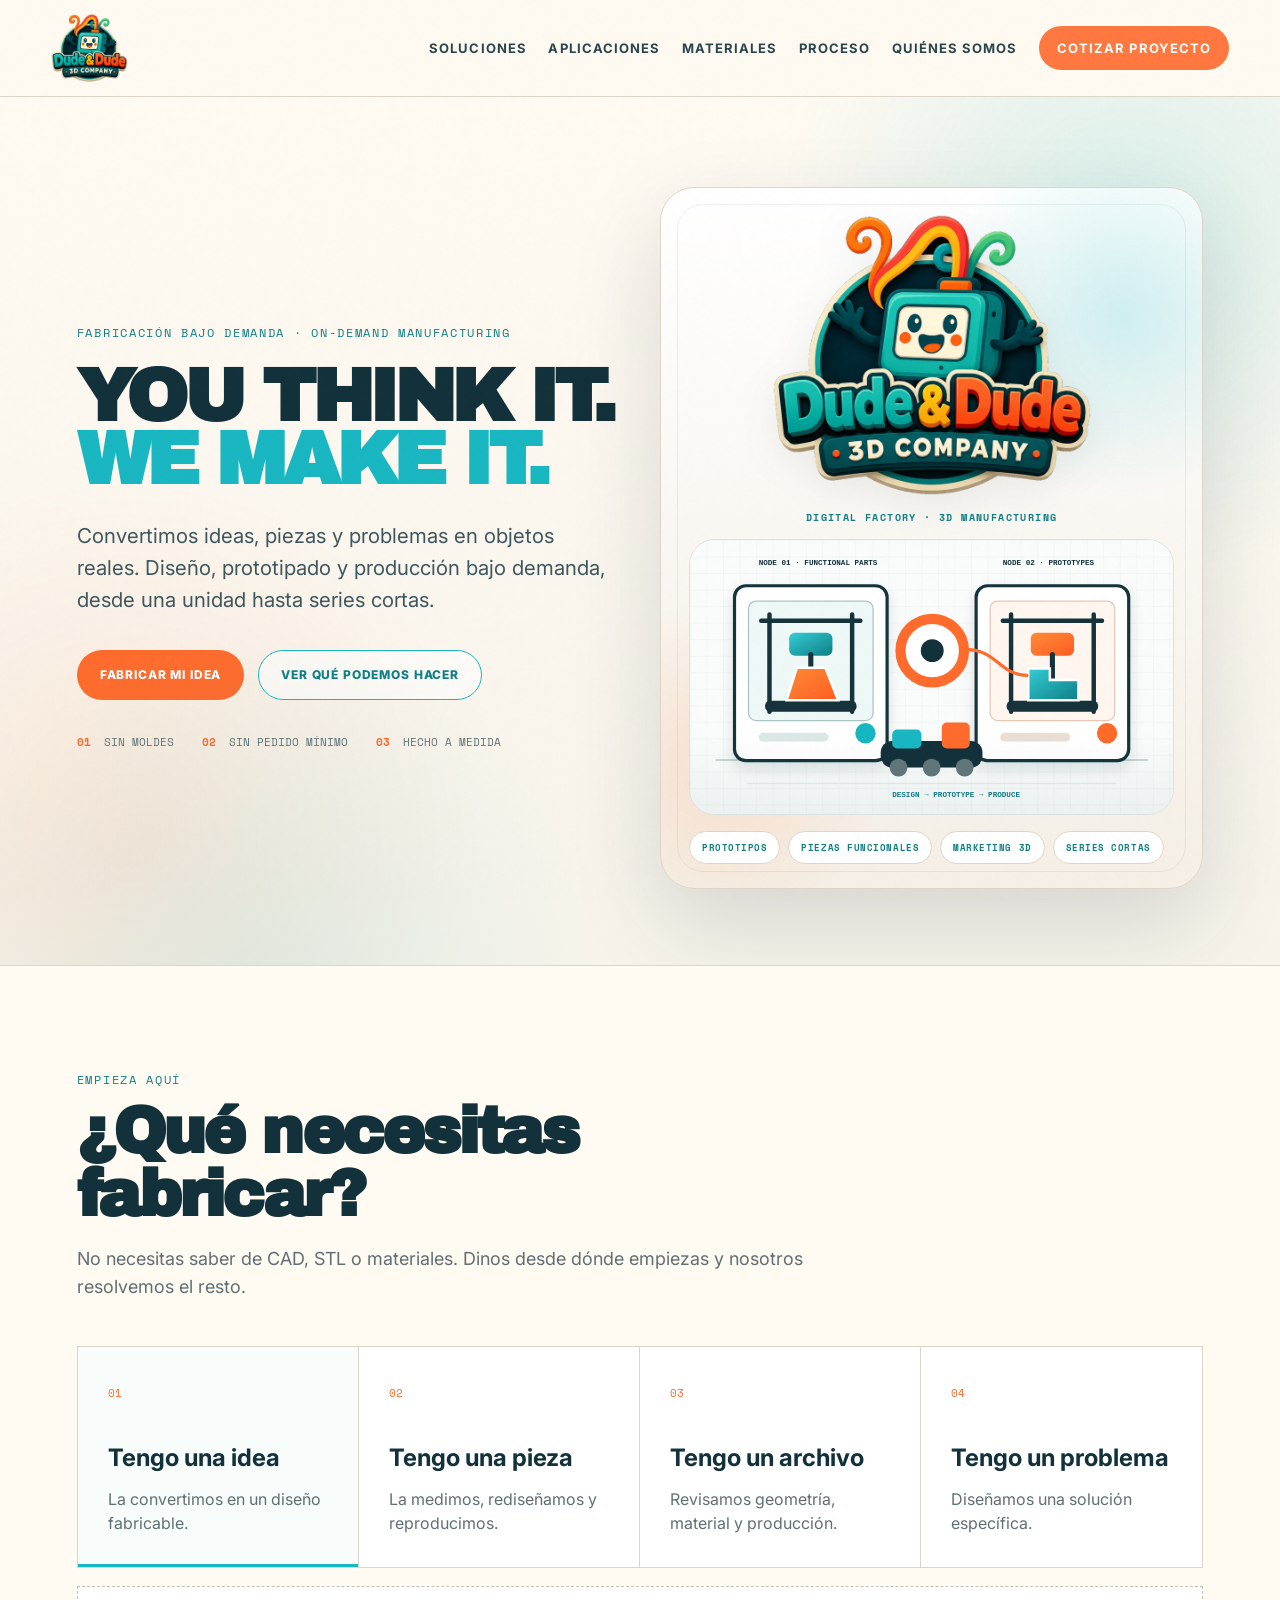
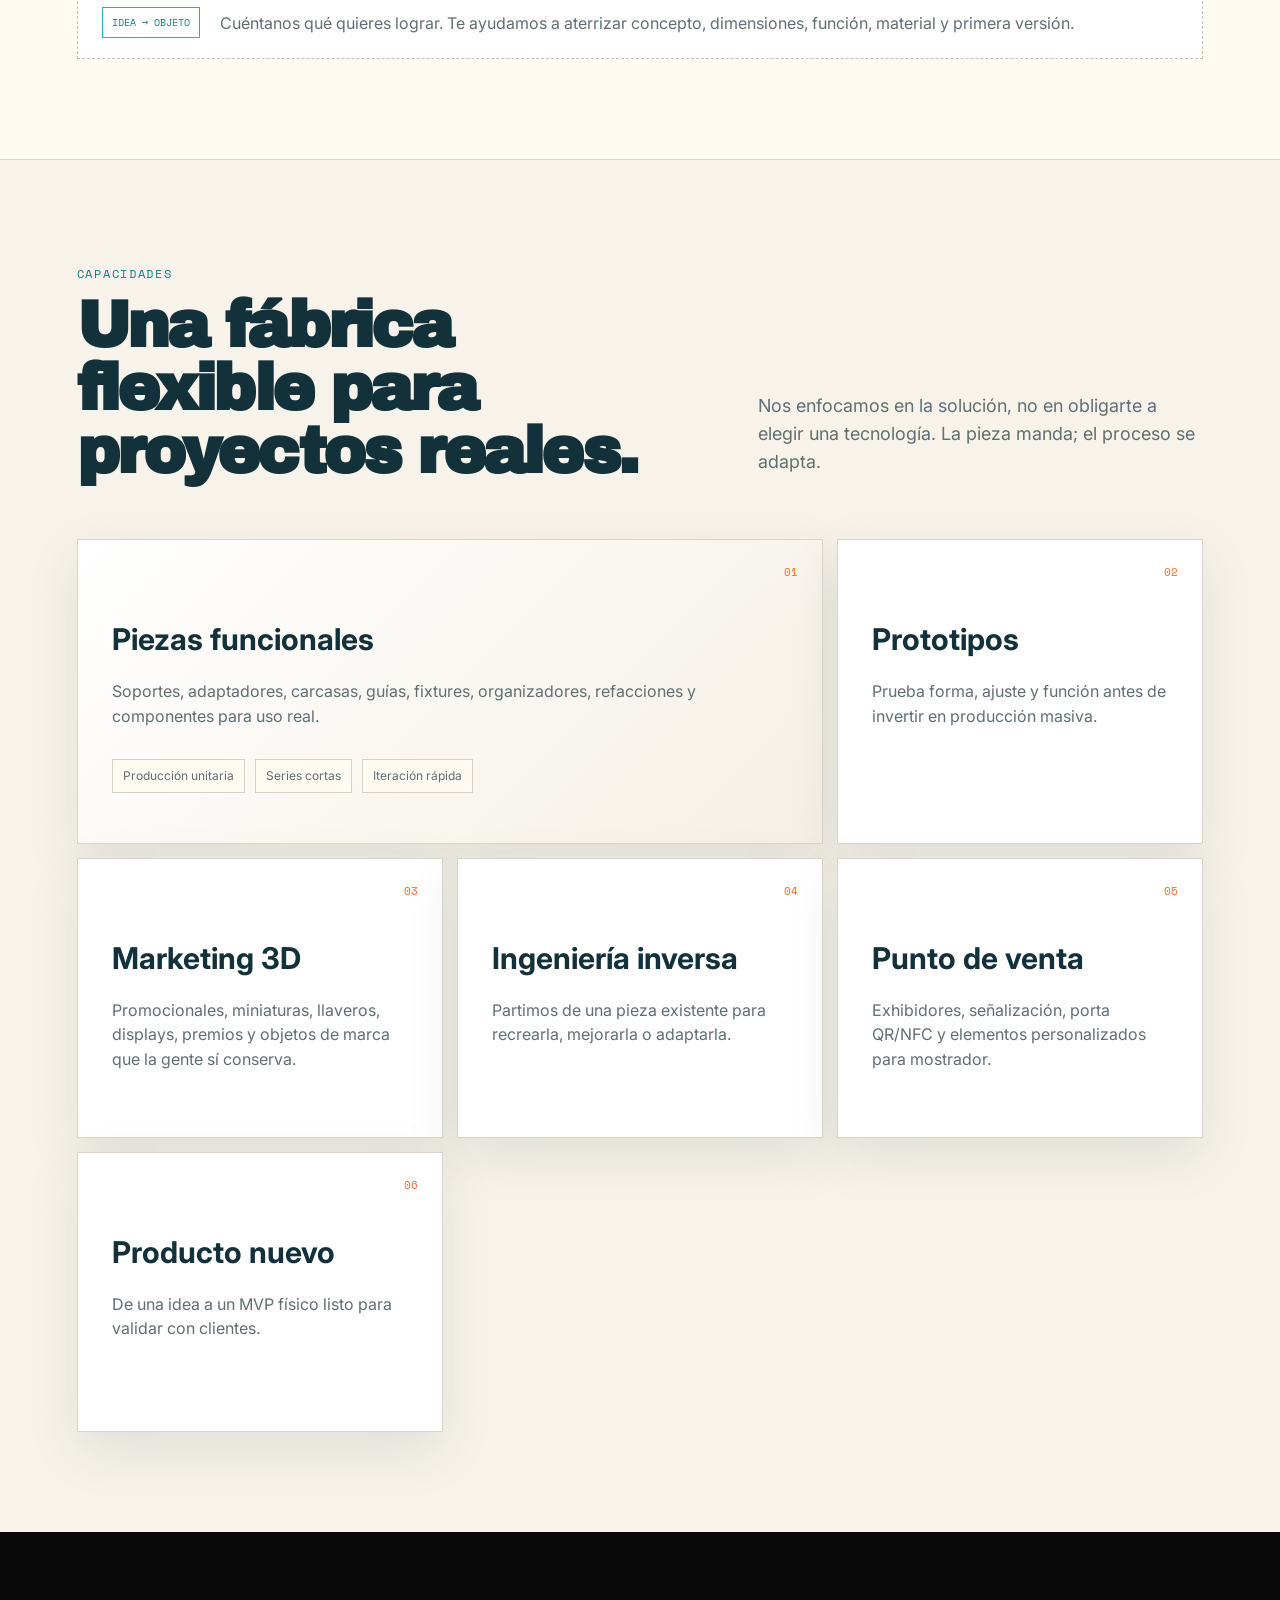
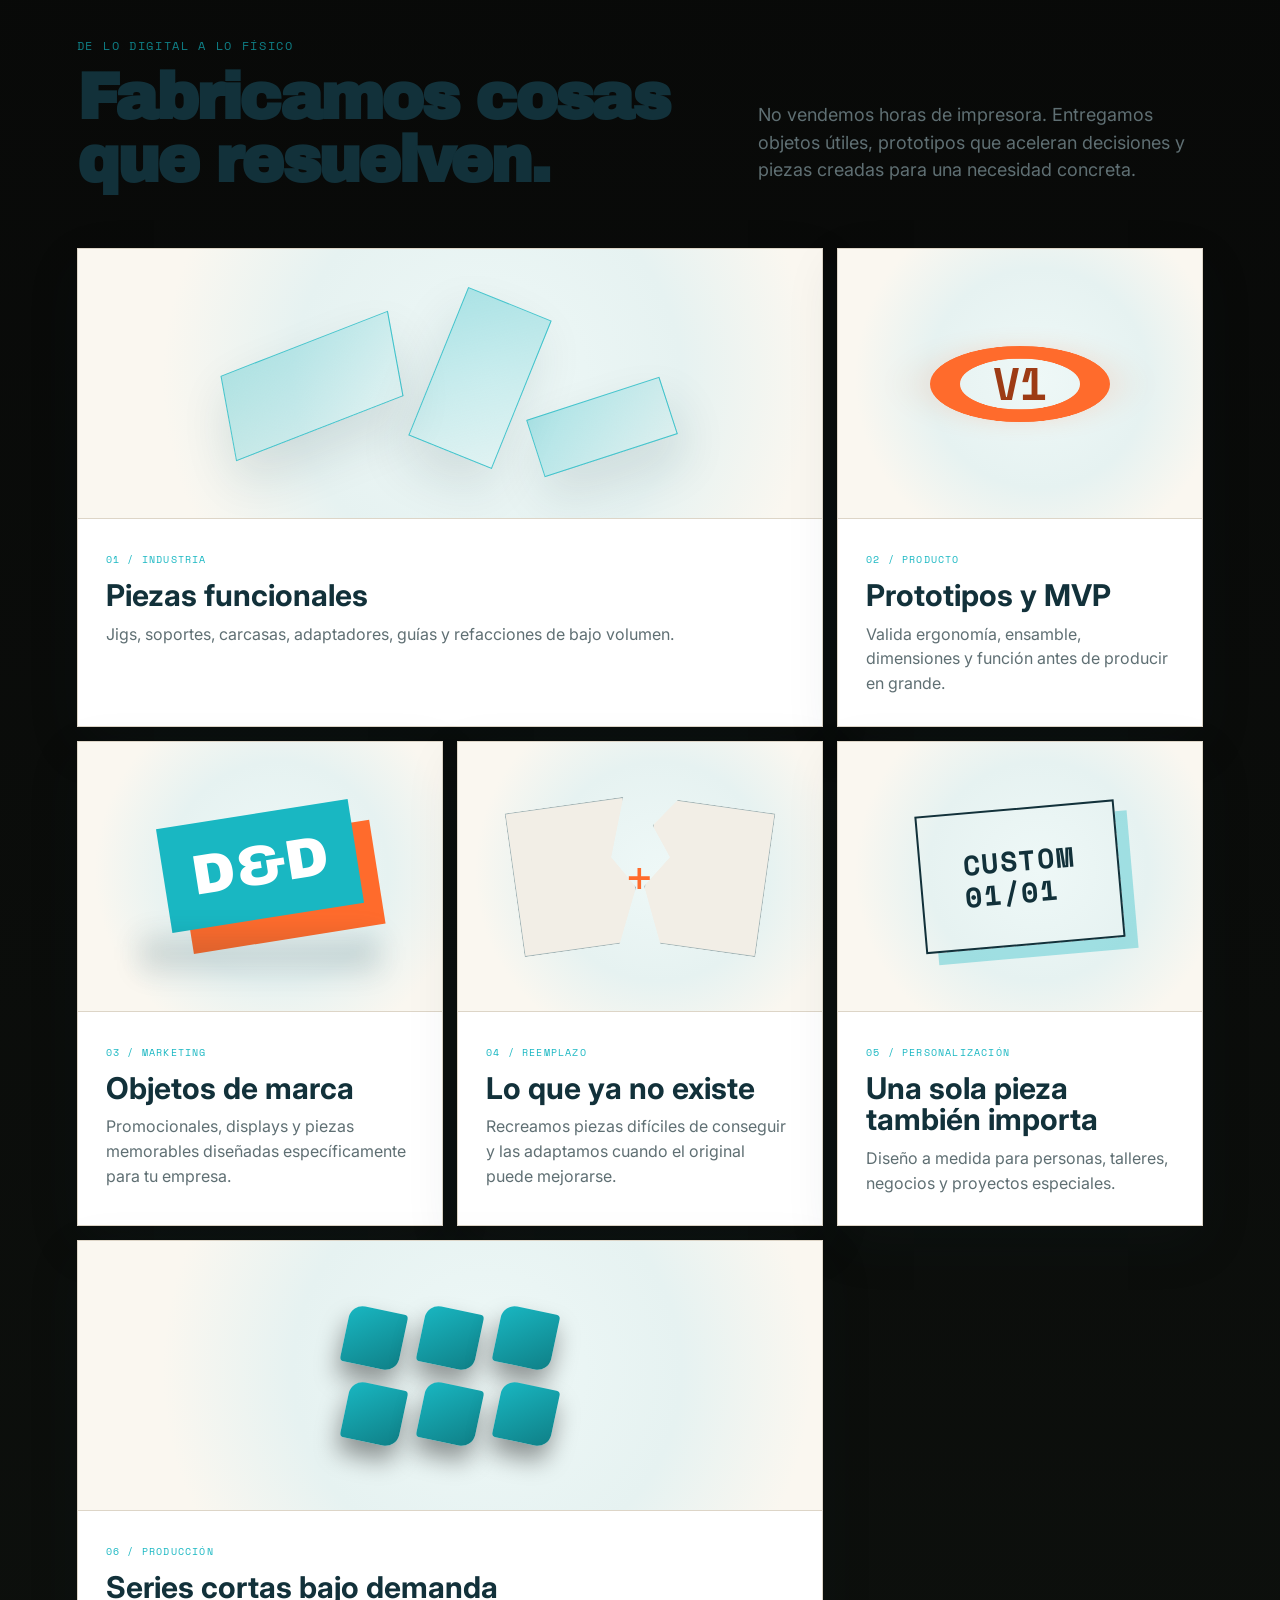
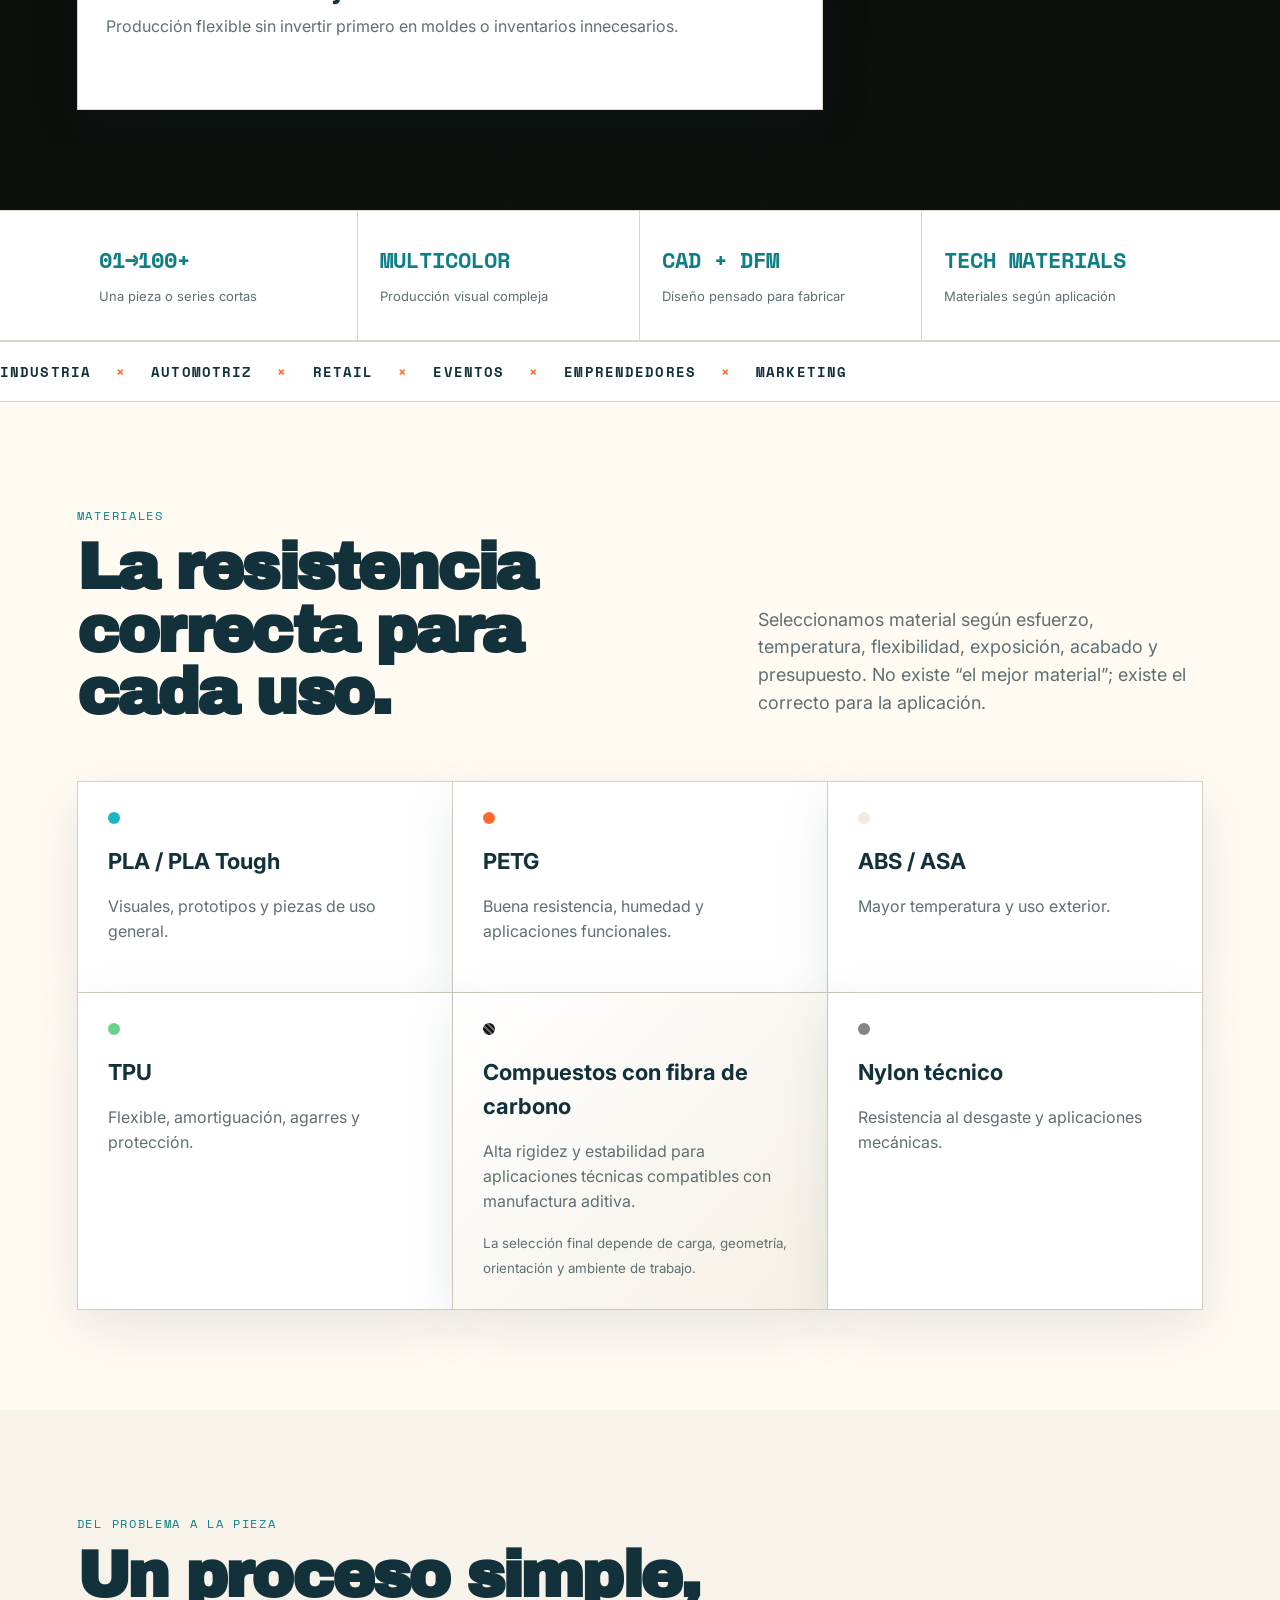
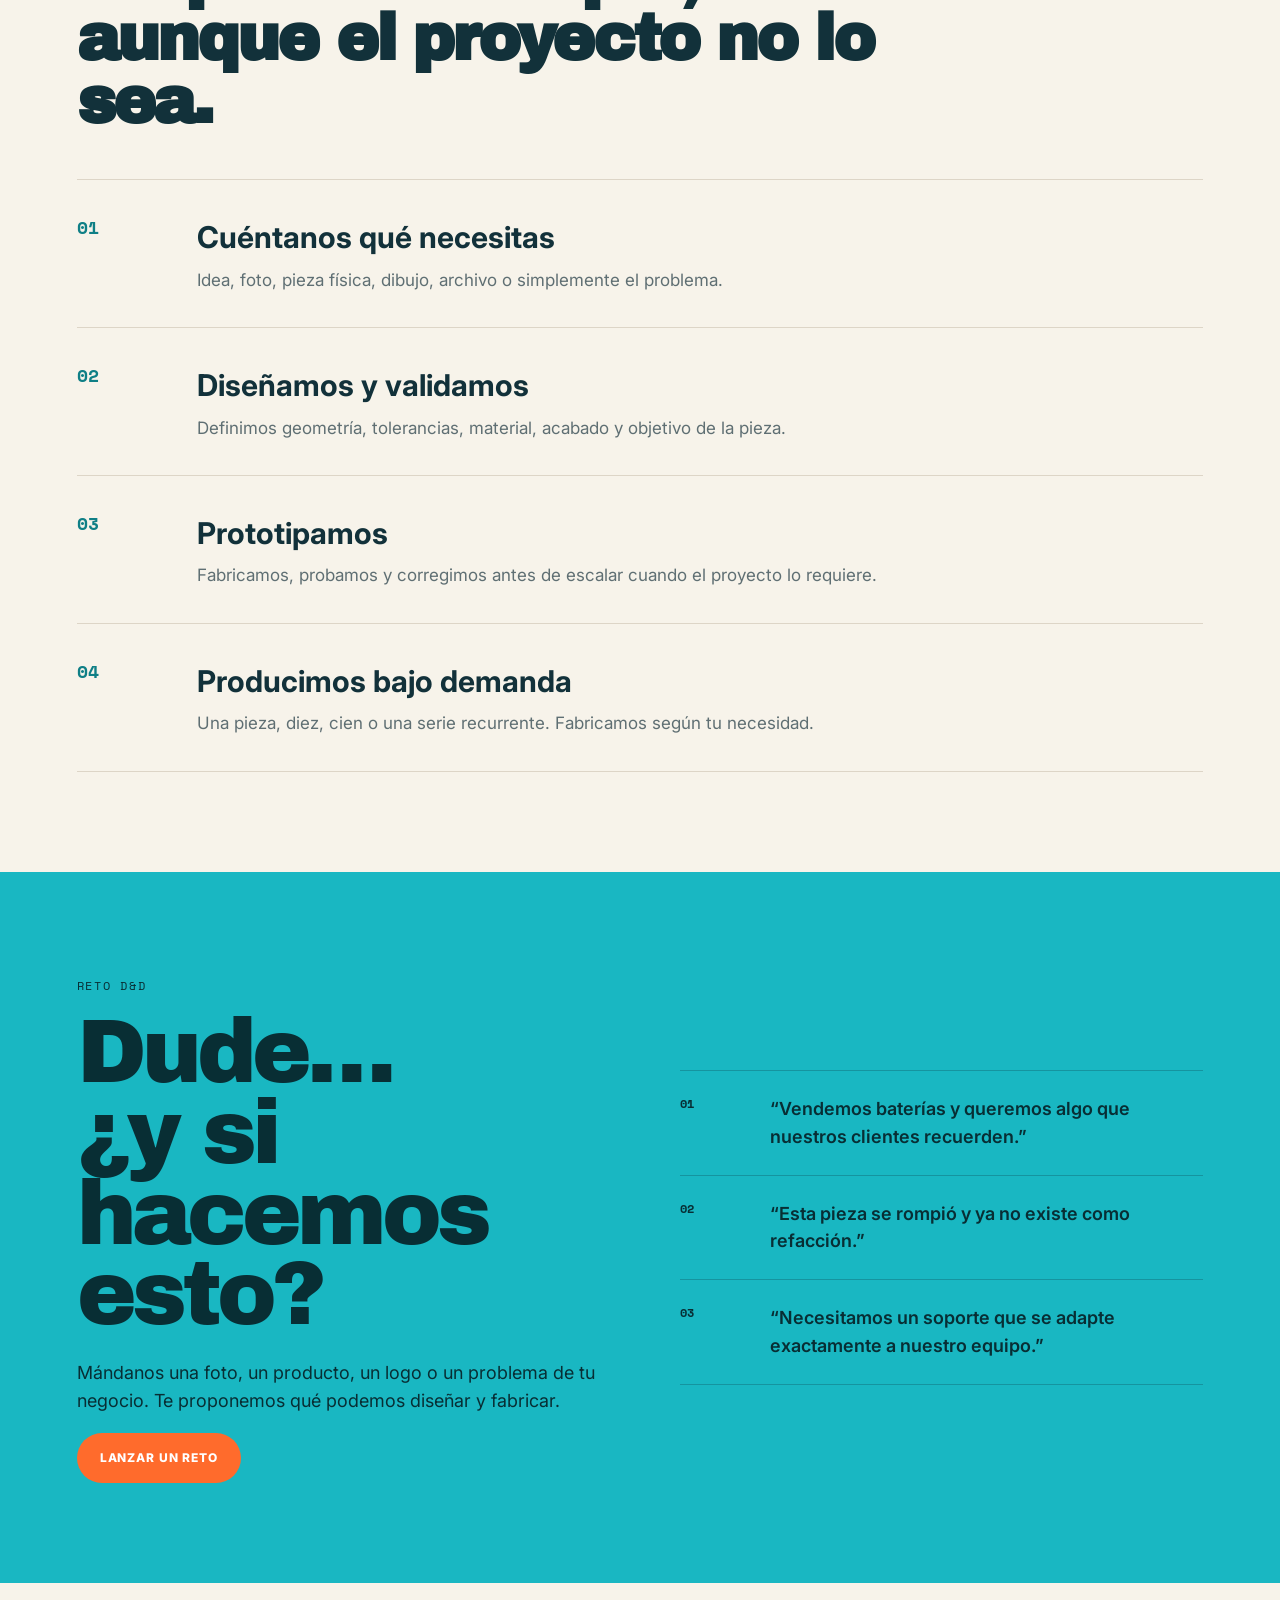
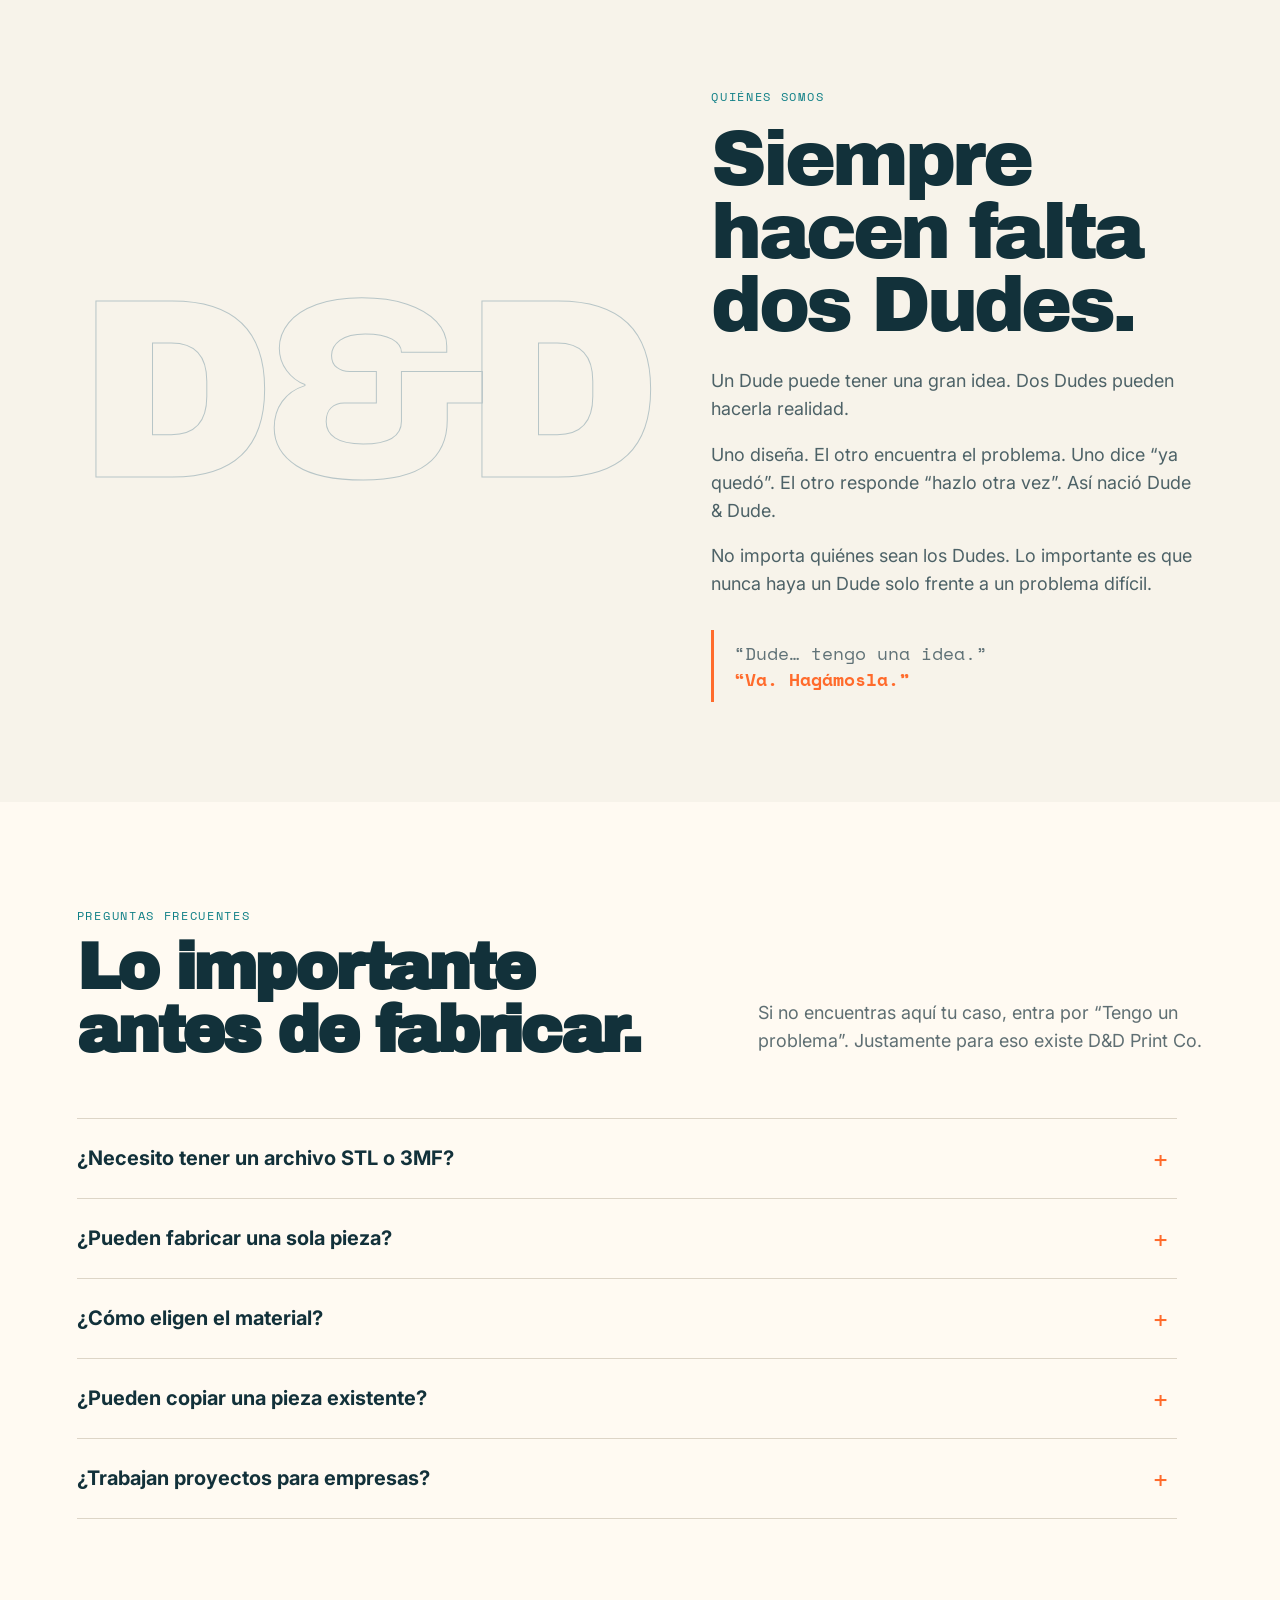
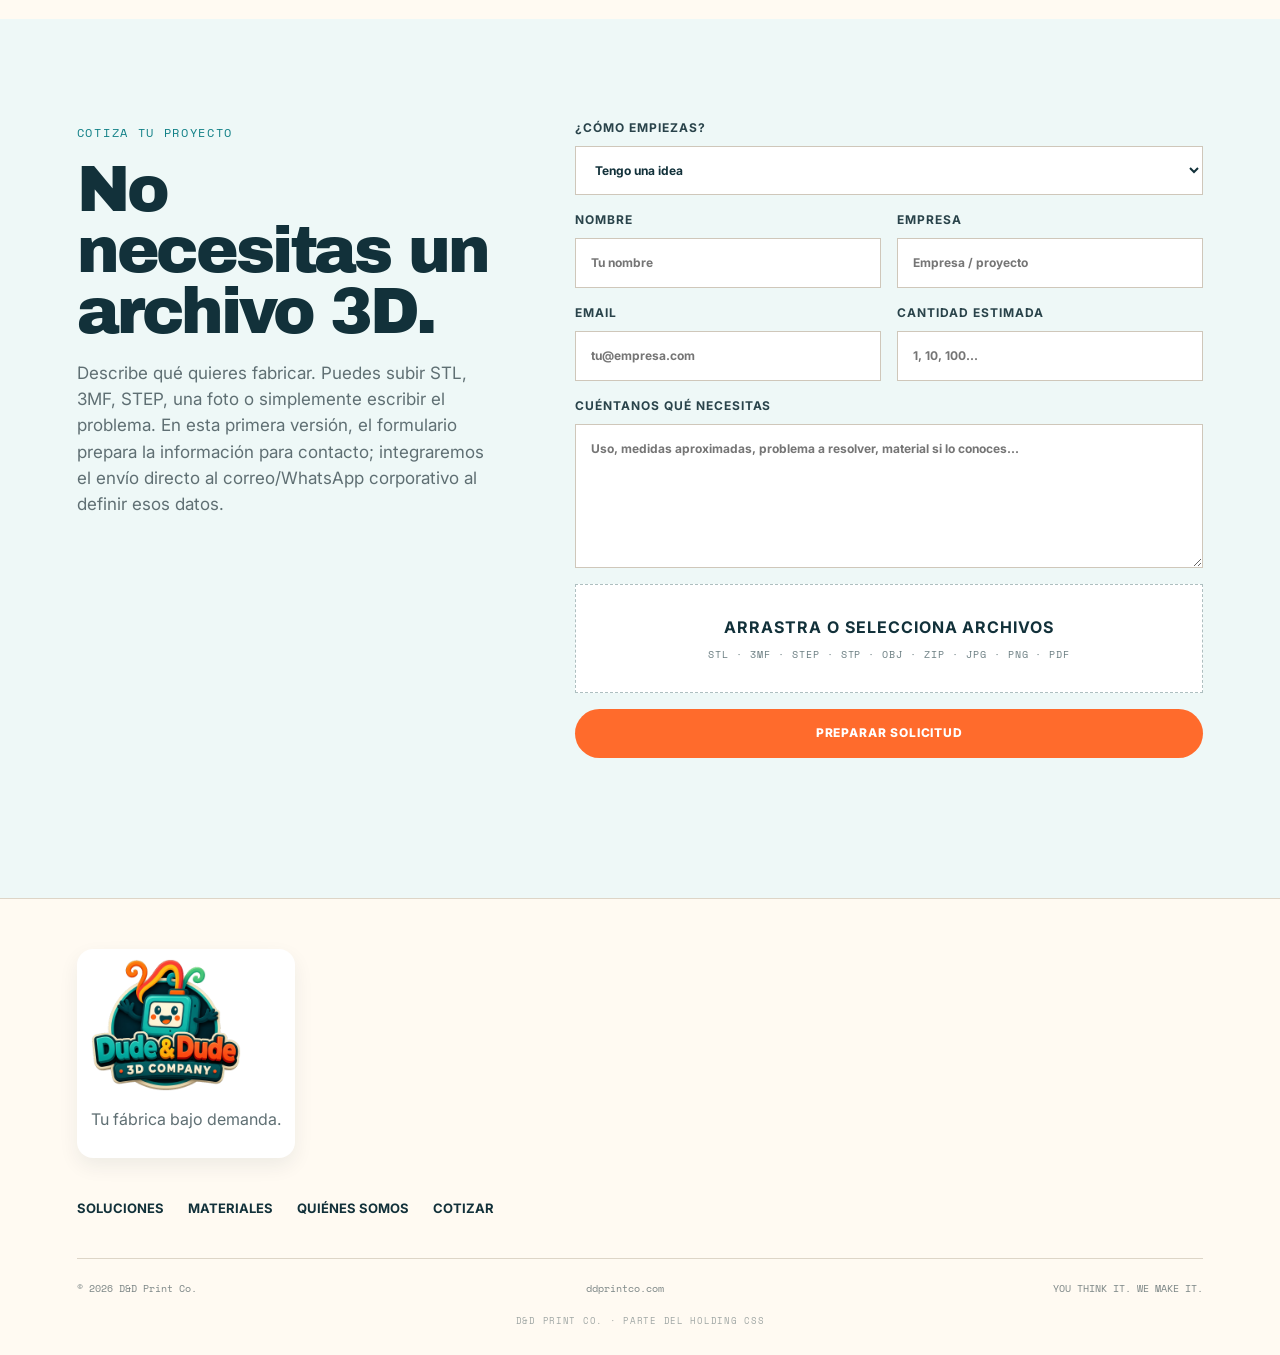
<file: preview/index.html>
<!doctype html>
<html lang="es">
<head>
  <meta charset="utf-8">
  <meta name="viewport" content="width=device-width, initial-scale=1">
  <title>D&D Print Co. | Fabricación bajo demanda</title>
  <meta name="description" content="D&D Print Co. convierte ideas, piezas, archivos y problemas en soluciones físicas. Diseño, prototipado e impresión 3D bajo demanda para empresas, emprendedores y personas.">
  <meta name="robots" content="noindex,nofollow">
  <meta name="theme-color" content="#fffaf2">
  <meta property="og:title" content="D&D Print Co. | Tu fábrica bajo demanda">
  <meta property="og:description" content="Diseñamos, prototipamos y fabricamos piezas y soluciones bajo demanda. Desde una pieza hasta series cortas.">
  <meta property="og:type" content="website">
  <meta property="og:url" content="https://ddprintco.com/">
  <link rel="icon" href="../assets/logo.png?v=20261114preview">
  
  <link rel="preconnect" href="https://fonts.googleapis.com">
  <link rel="preconnect" href="https://fonts.gstatic.com" crossorigin>
  <link href="https://fonts.googleapis.com/css2?family=Archivo+Black&family=Inter:wght@400;500;600;700&family=Space+Mono:wght@400;700&display=swap" rel="stylesheet">
  <link rel="stylesheet" href="styles.css?v=20261114preview">
  <script type="application/ld+json">
  {
    "@context":"https://schema.org",
    "@type":"Organization",
    "name":"D&D Print Co.",
    "url":"https://ddprintco.com/",
    "logo":"https://ddprintco.com/../assets/logo.png?v=20261114preview",
    "description":"Diseño, prototipado y fabricación bajo demanda de piezas y soluciones físicas para empresas, emprendedores y personas.",
    "slogan":"You think it. We make it."
  }
  </script>
</head>
<body>
  <div class="noise"></div>
  <header class="site-header">
    <a class="brand" href="#inicio" aria-label="D&D Print Co. inicio">
      <span class="brand-logo-wrap"><img src="../assets/logo.png?v=20261114preview" width="1186" height="1048" alt="D&D Print Co."></span>
    </a>
    <button class="menu-toggle" aria-label="Abrir menú" aria-expanded="false"><span></span><span></span></button>
    <nav class="main-nav">
      <a href="#soluciones">Soluciones</a>
      <a href="#aplicaciones">Aplicaciones</a>
      <a href="#materiales">Materiales</a>
      <a href="#proceso">Proceso</a>
      <a href="#nosotros">Quiénes somos</a>
      <a class="nav-cta" href="#cotizar">Cotizar proyecto</a>
    </nav>
  </header>

  <main>
    <section class="hero" id="inicio">
      <div class="hero-copy">
        <div class="eyebrow">FABRICACIÓN BAJO DEMANDA · ON-DEMAND MANUFACTURING</div>
        <h1>YOU THINK IT.<br><span>WE MAKE IT.</span></h1>
        <p class="hero-lead">Convertimos ideas, piezas y problemas en objetos reales. Diseño, prototipado y producción bajo demanda, desde una unidad hasta series cortas.</p>
        <div class="hero-actions">
          <a class="button primary" href="#cotizar">Fabricar mi idea</a>
          <a class="button ghost" href="#soluciones">Ver qué podemos hacer</a>
        </div>
        <div class="hero-meta">
          <span><b>01</b> Sin moldes</span>
          <span><b>02</b> Sin pedido mínimo</span>
          <span><b>03</b> Hecho a medida</span>
        </div>
      </div>
      <div class="hero-visual hero-manufacturing" aria-hidden="true">
        <div class="factory-banner">
          <div class="factory-logo-wrap">
            <img src="../assets/logo.png?v=20261114preview" width="1186" height="1048" alt="" class="factory-logo">
          </div>

          <div class="factory-kicker">DIGITAL FACTORY · 3D MANUFACTURING</div>

          <div class="printer-world printer-world-svg">
            <svg viewBox="0 0 760 430" role="img" aria-label="Fábrica digital con dos impresoras 3D produciendo piezas">
              <defs>
                <linearGradient id="dd-teal" x1="0" y1="0" x2="1" y2="1"><stop stop-color="#35cdd5"/><stop offset="1" stop-color="#0f7f86"/></linearGradient>
                <linearGradient id="dd-orange" x1="0" y1="0" x2="1" y2="1"><stop stop-color="#ff8b35"/><stop offset="1" stop-color="#ff5c24"/></linearGradient>
                <pattern id="dd-grid" width="26" height="26" patternUnits="userSpaceOnUse"><path d="M26 0H0V26" fill="none" stroke="#dce9e6" stroke-width="1"/></pattern>
                <filter id="dd-shadow"><feDropShadow dx="0" dy="10" stdDeviation="10" flood-color="#12313a" flood-opacity=".12"/></filter>
              </defs>
              <rect width="760" height="430" rx="24" fill="#f9fcfb"/>
              <rect width="760" height="430" rx="24" fill="url(#dd-grid)" opacity=".8"/>
              <path d="M40 346H720" stroke="#c9d8d5" stroke-width="3"/>
              <path d="M90 383H670" stroke="#e6ece9" stroke-width="2"/>

              <g transform="translate(70 72)" filter="url(#dd-shadow)">
                <rect width="240" height="275" rx="18" fill="#fff" stroke="#12313a" stroke-width="5"/>
                <rect x="22" y="24" width="196" height="188" rx="12" fill="#eef8f7" stroke="#a9c6c5" stroke-width="2"/>
                <path d="M42 55H198M55 45V198M185 45V198" stroke="#12313a" stroke-width="7" stroke-linecap="round"/>
                <rect x="86" y="74" width="68" height="36" rx="9" fill="url(#dd-teal)"/>
                <path d="M120 108v48" stroke="#12313a" stroke-width="8" stroke-linecap="round"/>
                <rect x="48" y="181" width="144" height="17" rx="8" fill="#12313a"/>
                <path d="M82 180l16-51h45l20 51z" fill="url(#dd-orange)" stroke="#fff" stroke-width="4"/>
                <circle cx="206" cy="232" r="16" fill="#19b7c2"/>
                <rect x="38" y="231" width="110" height="14" rx="7" fill="#dce8e5"/>
              </g>

              <g transform="translate(450 72)" filter="url(#dd-shadow)">
                <rect width="240" height="275" rx="18" fill="#fff" stroke="#12313a" stroke-width="5"/>
                <rect x="22" y="24" width="196" height="188" rx="12" fill="#fff6ef" stroke="#e8c8b5" stroke-width="2"/>
                <path d="M42 55H198M55 45V198M185 45V198" stroke="#12313a" stroke-width="7" stroke-linecap="round"/>
                <rect x="86" y="74" width="68" height="36" rx="9" fill="url(#dd-orange)"/>
                <path d="M120 108v48" stroke="#12313a" stroke-width="8" stroke-linecap="round"/>
                <rect x="48" y="181" width="144" height="17" rx="8" fill="#12313a"/>
                <path d="M82 180v-50h34v18h45v32z" fill="url(#dd-teal)" stroke="#fff" stroke-width="4"/>
                <circle cx="206" cy="232" r="16" fill="#ff6b2c"/>
                <rect x="38" y="231" width="110" height="14" rx="7" fill="#eadfd6"/>
              </g>

              <g transform="translate(325 118)">
                <circle cx="56" cy="56" r="50" fill="#fff" stroke="#ff6b2c" stroke-width="16"/>
                <circle cx="56" cy="56" r="18" fill="#12313a"/>
                <path d="M106 54c54 0 52 39 99 41" fill="none" stroke="#ff6b2c" stroke-width="5" stroke-linecap="round"/>
              </g>

              <g transform="translate(300 316)">
                <rect width="160" height="42" rx="18" fill="#12313a"/>
                <circle cx="28" cy="42" r="14" fill="#62777b"/><circle cx="80" cy="42" r="14" fill="#62777b"/><circle cx="132" cy="42" r="14" fill="#62777b"/>
                <rect x="18" y="-18" width="46" height="30" rx="8" fill="#19b7c2"/>
                <rect x="96" y="-29" width="44" height="41" rx="8" fill="#ff6b2c"/>
              </g>

              <g font-family="monospace" font-size="12" font-weight="700" fill="#12313a">
                <text x="108" y="39">NODE 01 · FUNCTIONAL PARTS</text>
                <text x="492" y="39">NODE 02 · PROTOTYPES</text>
                <text x="318" y="405" fill="#0f7f86">DESIGN → PROTOTYPE → PRODUCE</text>
              </g>
            </svg>
          </div>

          <div class="factory-caption">
            <span>PROTOTIPOS</span>
            <span>PIEZAS FUNCIONALES</span>
            <span>MARKETING 3D</span>
            <span>SERIES CORTAS</span>
          </div>
        </div>
      </div>
    </section>

    <section class="route-section">
      <div class="section-heading">
        <span>EMPIEZA AQUÍ</span>
        <h2>¿Qué necesitas fabricar?</h2>
        <p>No necesitas saber de CAD, STL o materiales. Dinos desde dónde empiezas y nosotros resolvemos el resto.</p>
      </div>
      <div class="route-grid">
        <button class="route-card active" data-route="idea"><b>01</b><h3>Tengo una idea</h3><p>La convertimos en un diseño fabricable.</p></button>
        <button class="route-card" data-route="pieza"><b>02</b><h3>Tengo una pieza</h3><p>La medimos, rediseñamos y reproducimos.</p></button>
        <button class="route-card" data-route="archivo"><b>03</b><h3>Tengo un archivo</h3><p>Revisamos geometría, material y producción.</p></button>
        <button class="route-card" data-route="problema"><b>04</b><h3>Tengo un problema</h3><p>Diseñamos una solución específica.</p></button>
      </div>
      <div class="route-output" id="routeOutput">
        <span class="tag">IDEA → OBJETO</span>
        <p>Cuéntanos qué quieres lograr. Te ayudamos a aterrizar concepto, dimensiones, función, material y primera versión.</p>
      </div>
    </section>

    <section class="solutions" id="soluciones">
      <div class="section-heading split">
        <div><span>CAPACIDADES</span><h2>Una fábrica flexible para proyectos reales.</h2></div>
        <p>Nos enfocamos en la solución, no en obligarte a elegir una tecnología. La pieza manda; el proceso se adapta.</p>
      </div>
      <div class="solution-grid">
        <article class="solution-card big">
          <div class="card-index">01</div>
          <h3>Piezas funcionales</h3>
          <p>Soportes, adaptadores, carcasas, guías, fixtures, organizadores, refacciones y componentes para uso real.</p>
          <ul><li>Producción unitaria</li><li>Series cortas</li><li>Iteración rápida</li></ul>
        </article>
        <article class="solution-card">
          <div class="card-index">02</div>
          <h3>Prototipos</h3>
          <p>Prueba forma, ajuste y función antes de invertir en producción masiva.</p>
        </article>
        <article class="solution-card">
          <div class="card-index">03</div>
          <h3>Marketing 3D</h3>
          <p>Promocionales, miniaturas, llaveros, displays, premios y objetos de marca que la gente sí conserva.</p>
        </article>
        <article class="solution-card">
          <div class="card-index">04</div>
          <h3>Ingeniería inversa</h3>
          <p>Partimos de una pieza existente para recrearla, mejorarla o adaptarla.</p>
        </article>
        <article class="solution-card">
          <div class="card-index">05</div>
          <h3>Punto de venta</h3>
          <p>Exhibidores, señalización, porta QR/NFC y elementos personalizados para mostrador.</p>
        </article>
        <article class="solution-card">
          <div class="card-index">06</div>
          <h3>Producto nuevo</h3>
          <p>De una idea a un MVP físico listo para validar con clientes.</p>
        </article>
      </div>
    </section>


    <section class="applications" id="aplicaciones">
      <div class="section-heading split">
        <div>
          <span>DE LO DIGITAL A LO FÍSICO</span>
          <h2>Fabricamos cosas que resuelven.</h2>
        </div>
        <p>No vendemos horas de impresora. Entregamos objetos útiles, prototipos que aceleran decisiones y piezas creadas para una necesidad concreta.</p>
      </div>

      <div class="application-grid">
        <article class="application-card app-functional reveal">
          <div class="app-art">
            <div class="part part-a"></div><div class="part part-b"></div><div class="part part-c"></div>
          </div>
          <div class="app-copy"><span>01 / INDUSTRIA</span><h3>Piezas funcionales</h3><p>Jigs, soportes, carcasas, adaptadores, guías y refacciones de bajo volumen.</p></div>
        </article>
        <article class="application-card app-prototype reveal">
          <div class="app-art"><div class="proto-ring"></div><div class="proto-core">V1</div></div>
          <div class="app-copy"><span>02 / PRODUCTO</span><h3>Prototipos y MVP</h3><p>Valida ergonomía, ensamble, dimensiones y función antes de producir en grande.</p></div>
        </article>
        <article class="application-card app-brand reveal">
          <div class="app-art"><div class="brand-object">D&D</div><div class="brand-shadow"></div></div>
          <div class="app-copy"><span>03 / MARKETING</span><h3>Objetos de marca</h3><p>Promocionales, displays y piezas memorables diseñadas específicamente para tu empresa.</p></div>
        </article>
        <article class="application-card app-repair reveal">
          <div class="app-art"><div class="broken one"></div><div class="broken two"></div><div class="join">+</div></div>
          <div class="app-copy"><span>04 / REEMPLAZO</span><h3>Lo que ya no existe</h3><p>Recreamos piezas difíciles de conseguir y las adaptamos cuando el original puede mejorarse.</p></div>
        </article>
        <article class="application-card app-custom reveal">
          <div class="app-art"><div class="custom-plate">CUSTOM<br>01/01</div></div>
          <div class="app-copy"><span>05 / PERSONALIZACIÓN</span><h3>Una sola pieza también importa</h3><p>Diseño a medida para personas, talleres, negocios y proyectos especiales.</p></div>
        </article>
        <article class="application-card app-series reveal">
          <div class="app-art"><div class="series-dot"></div><div class="series-dot"></div><div class="series-dot"></div><div class="series-dot"></div><div class="series-dot"></div><div class="series-dot"></div></div>
          <div class="app-copy"><span>06 / PRODUCCIÓN</span><h3>Series cortas bajo demanda</h3><p>Producción flexible sin invertir primero en moldes o inventarios innecesarios.</p></div>
        </article>
      </div>
    </section>

    <section class="factory-band" aria-label="Capacidades de fabricación">
      <div class="factory-stat"><strong>01→100+</strong><span>Una pieza o series cortas</span></div>
      <div class="factory-stat"><strong>MULTICOLOR</strong><span>Producción visual compleja</span></div>
      <div class="factory-stat"><strong>CAD + DFM</strong><span>Diseño pensado para fabricar</span></div>
      <div class="factory-stat"><strong>TECH MATERIALS</strong><span>Materiales según aplicación</span></div>
    </section>

    <section class="industries">
      <div class="ticker"><span>INDUSTRIA</span><i>×</i><span>AUTOMOTRIZ</span><i>×</i><span>RETAIL</span><i>×</i><span>EVENTOS</span><i>×</i><span>EMPRENDEDORES</span><i>×</i><span>MARKETING</span></div>
    </section>

    <section class="materials" id="materiales">
      <div class="section-heading split">
        <div><span>MATERIALES</span><h2>La resistencia correcta para cada uso.</h2></div>
        <p>Seleccionamos material según esfuerzo, temperatura, flexibilidad, exposición, acabado y presupuesto. No existe “el mejor material”; existe el correcto para la aplicación.</p>
      </div>
      <div class="materials-grid">
        <div class="material"><span class="dot green"></span><h3>PLA / PLA Tough</h3><p>Visuales, prototipos y piezas de uso general.</p></div>
        <div class="material"><span class="dot purple"></span><h3>PETG</h3><p>Buena resistencia, humedad y aplicaciones funcionales.</p></div>
        <div class="material"><span class="dot cream"></span><h3>ABS / ASA</h3><p>Mayor temperatura y uso exterior.</p></div>
        <div class="material"><span class="dot lime"></span><h3>TPU</h3><p>Flexible, amortiguación, agarres y protección.</p></div>
        <div class="material featured"><span class="dot carbon"></span><h3>Compuestos con fibra de carbono</h3><p>Alta rigidez y estabilidad para aplicaciones técnicas compatibles con manufactura aditiva.</p><small>La selección final depende de carga, geometría, orientación y ambiente de trabajo.</small></div>
        <div class="material"><span class="dot grey"></span><h3>Nylon técnico</h3><p>Resistencia al desgaste y aplicaciones mecánicas.</p></div>
      </div>
    </section>

    <section class="process" id="proceso">
      <div class="section-heading"><span>DEL PROBLEMA A LA PIEZA</span><h2>Un proceso simple, aunque el proyecto no lo sea.</h2></div>
      <div class="process-list">
        <div class="process-step"><b>01</b><div><h3>Cuéntanos qué necesitas</h3><p>Idea, foto, pieza física, dibujo, archivo o simplemente el problema.</p></div></div>
        <div class="process-step"><b>02</b><div><h3>Diseñamos y validamos</h3><p>Definimos geometría, tolerancias, material, acabado y objetivo de la pieza.</p></div></div>
        <div class="process-step"><b>03</b><div><h3>Prototipamos</h3><p>Fabricamos, probamos y corregimos antes de escalar cuando el proyecto lo requiere.</p></div></div>
        <div class="process-step"><b>04</b><div><h3>Producimos bajo demanda</h3><p>Una pieza, diez, cien o una serie recurrente. Fabricamos según tu necesidad.</p></div></div>
      </div>
    </section>

    <section class="challenge">
      <div class="challenge-copy">
        <span class="eyebrow">RETO D&D</span>
        <h2>Dude…<br>¿y si hacemos esto?</h2>
        <p>Mándanos una foto, un producto, un logo o un problema de tu negocio. Te proponemos qué podemos diseñar y fabricar.</p>
        <a class="button primary" href="#cotizar">Lanzar un reto</a>
      </div>
      <div class="challenge-list">
        <div><span>01</span><p>“Vendemos baterías y queremos algo que nuestros clientes recuerden.”</p></div>
        <div><span>02</span><p>“Esta pieza se rompió y ya no existe como refacción.”</p></div>
        <div><span>03</span><p>“Necesitamos un soporte que se adapte exactamente a nuestro equipo.”</p></div>
      </div>
    </section>

    <section class="about" id="nosotros">
      <div class="about-mark">D&D</div>
      <div class="about-copy">
        <span class="eyebrow">QUIÉNES SOMOS</span>
        <h2>Siempre hacen falta dos Dudes.</h2>
        <p>Un Dude puede tener una gran idea. Dos Dudes pueden hacerla realidad.</p>
        <p>Uno diseña. El otro encuentra el problema. Uno dice “ya quedó”. El otro responde “hazlo otra vez”. Así nació Dude & Dude.</p>
        <p>No importa quiénes sean los Dudes. Lo importante es que nunca haya un Dude solo frente a un problema difícil.</p>
        <blockquote>“Dude… tengo una idea.”<br><strong>“Va. Hagámosla.”</strong></blockquote>
      </div>
    </section>


    <section class="faq" id="faq">
      <div class="section-heading split">
        <div><span>PREGUNTAS FRECUENTES</span><h2>Lo importante antes de fabricar.</h2></div>
        <p>Si no encuentras aquí tu caso, entra por “Tengo un problema”. Justamente para eso existe D&D Print Co.</p>
      </div>
      <div class="faq-list">
        <details><summary>¿Necesito tener un archivo STL o 3MF?</summary><p>No. Podemos empezar desde una idea, una foto, un dibujo, una pieza física o una descripción del problema.</p></details>
        <details><summary>¿Pueden fabricar una sola pieza?</summary><p>Sí. La manufactura bajo demanda permite producir desde una unidad hasta series cortas, según el proyecto.</p></details>
        <details><summary>¿Cómo eligen el material?</summary><p>Consideramos función, temperatura, flexibilidad, desgaste, exposición, acabado, geometría y presupuesto. La selección depende de la aplicación real.</p></details>
        <details><summary>¿Pueden copiar una pieza existente?</summary><p>Podemos analizarla, medirla y rediseñarla cuando el proyecto lo permite, incluyendo ajustes para mejorar su fabricación o desempeño.</p></details>
        <details><summary>¿Trabajan proyectos para empresas?</summary><p>Sí. Podemos desarrollar prototipos, fixtures, soportes, refacciones, displays, promocionales y series de producción recurrentes.</p></details>
      </div>
    </section>

    <section class="quote-section" id="cotizar">
      <div class="quote-intro">
        <span class="eyebrow">COTIZA TU PROYECTO</span>
        <h2>No necesitas un archivo 3D.</h2>
        <p>Describe qué quieres fabricar. Puedes subir STL, 3MF, STEP, una foto o simplemente escribir el problema. En esta primera versión, el formulario prepara la información para contacto; integraremos el envío directo al correo/WhatsApp corporativo al definir esos datos.</p>
      </div>
      <form class="quote-form" id="quoteForm">
        <label>¿Cómo empiezas?
          <select name="start">
            <option>Tengo una idea</option><option>Tengo una pieza</option><option>Tengo un archivo</option><option>Tengo un problema</option>
          </select>
        </label>
        <div class="form-row">
          <label>Nombre<input type="text" name="name" placeholder="Tu nombre" required></label>
          <label>Empresa<input type="text" name="company" placeholder="Empresa / proyecto"></label>
        </div>
        <div class="form-row">
          <label>Email<input type="email" name="email" placeholder="tu@empresa.com" required></label>
          <label>Cantidad estimada<input type="text" name="qty" placeholder="1, 10, 100..."></label>
        </div>
        <label>Cuéntanos qué necesitas<textarea name="message" rows="6" placeholder="Uso, medidas aproximadas, problema a resolver, material si lo conoces..."></textarea></label>
        <label class="upload-zone" for="files">
          <input id="files" name="files" type="file" multiple accept=".stl,.3mf,.step,.stp,.obj,.zip,.jpg,.jpeg,.png,.pdf">
          <span class="upload-title">Arrastra o selecciona archivos</span>
          <span class="upload-copy">STL · 3MF · STEP · STP · OBJ · ZIP · JPG · PNG · PDF</span>
        </label>
        <button class="button primary wide" type="submit">Preparar solicitud</button>
        <div class="form-status" id="formStatus" aria-live="polite"></div>
      </form>
    </section>
  </main>

  <footer>
    <div class="footer-brand"><img src="../assets/logo.png?v=20261114preview" width="1186" height="1048" alt="D&D Print Co."><p>Tu fábrica bajo demanda.</p></div>
    <div class="footer-links"><a href="#soluciones">Soluciones</a><a href="#materiales">Materiales</a><a href="#nosotros">Quiénes somos</a><a href="#cotizar">Cotizar</a></div>
    <div class="footer-bottom"><span>© 2026 D&D Print Co.</span><span>ddprintco.com</span><span>YOU THINK IT. WE MAKE IT.</span></div>
    <div class="holding-note">D&D Print Co. · Parte del holding CSS</div>
  </footer>
  <script src="../script.js"></script>
</body>
</html>
</file>
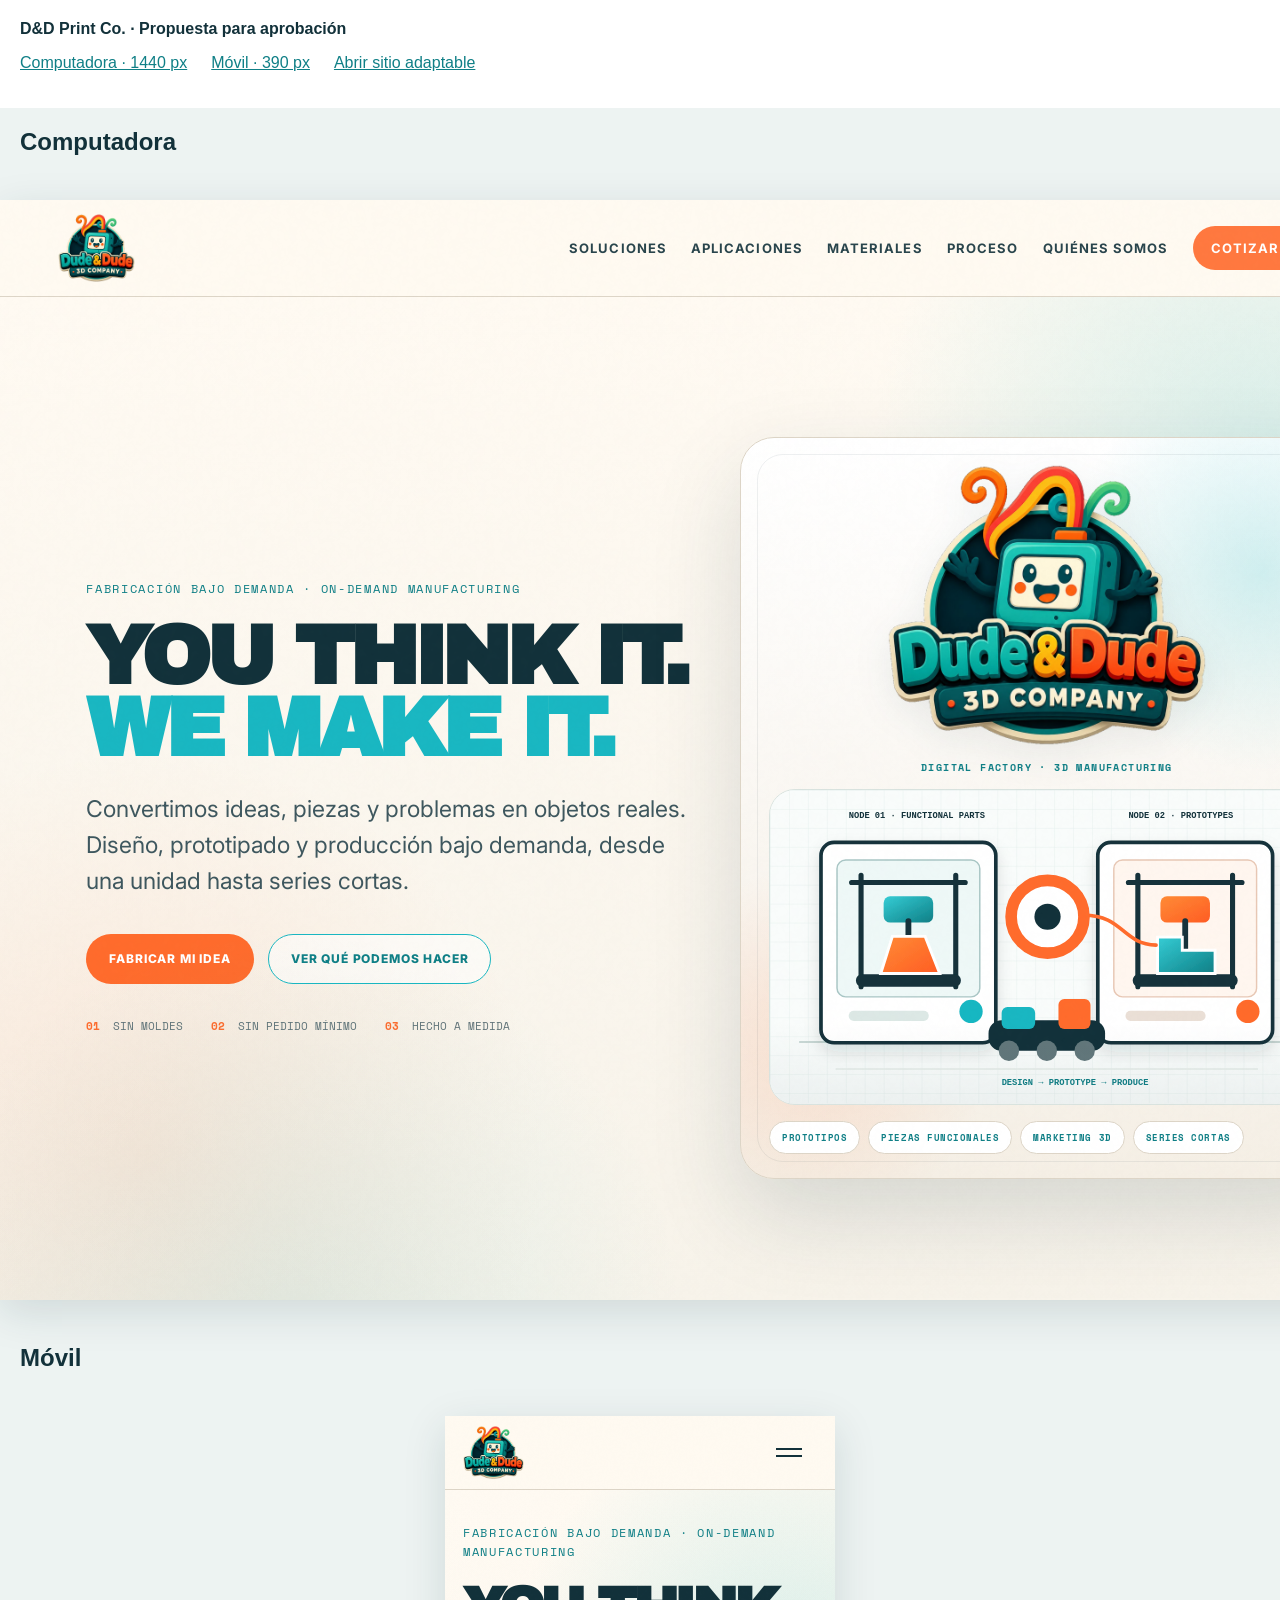
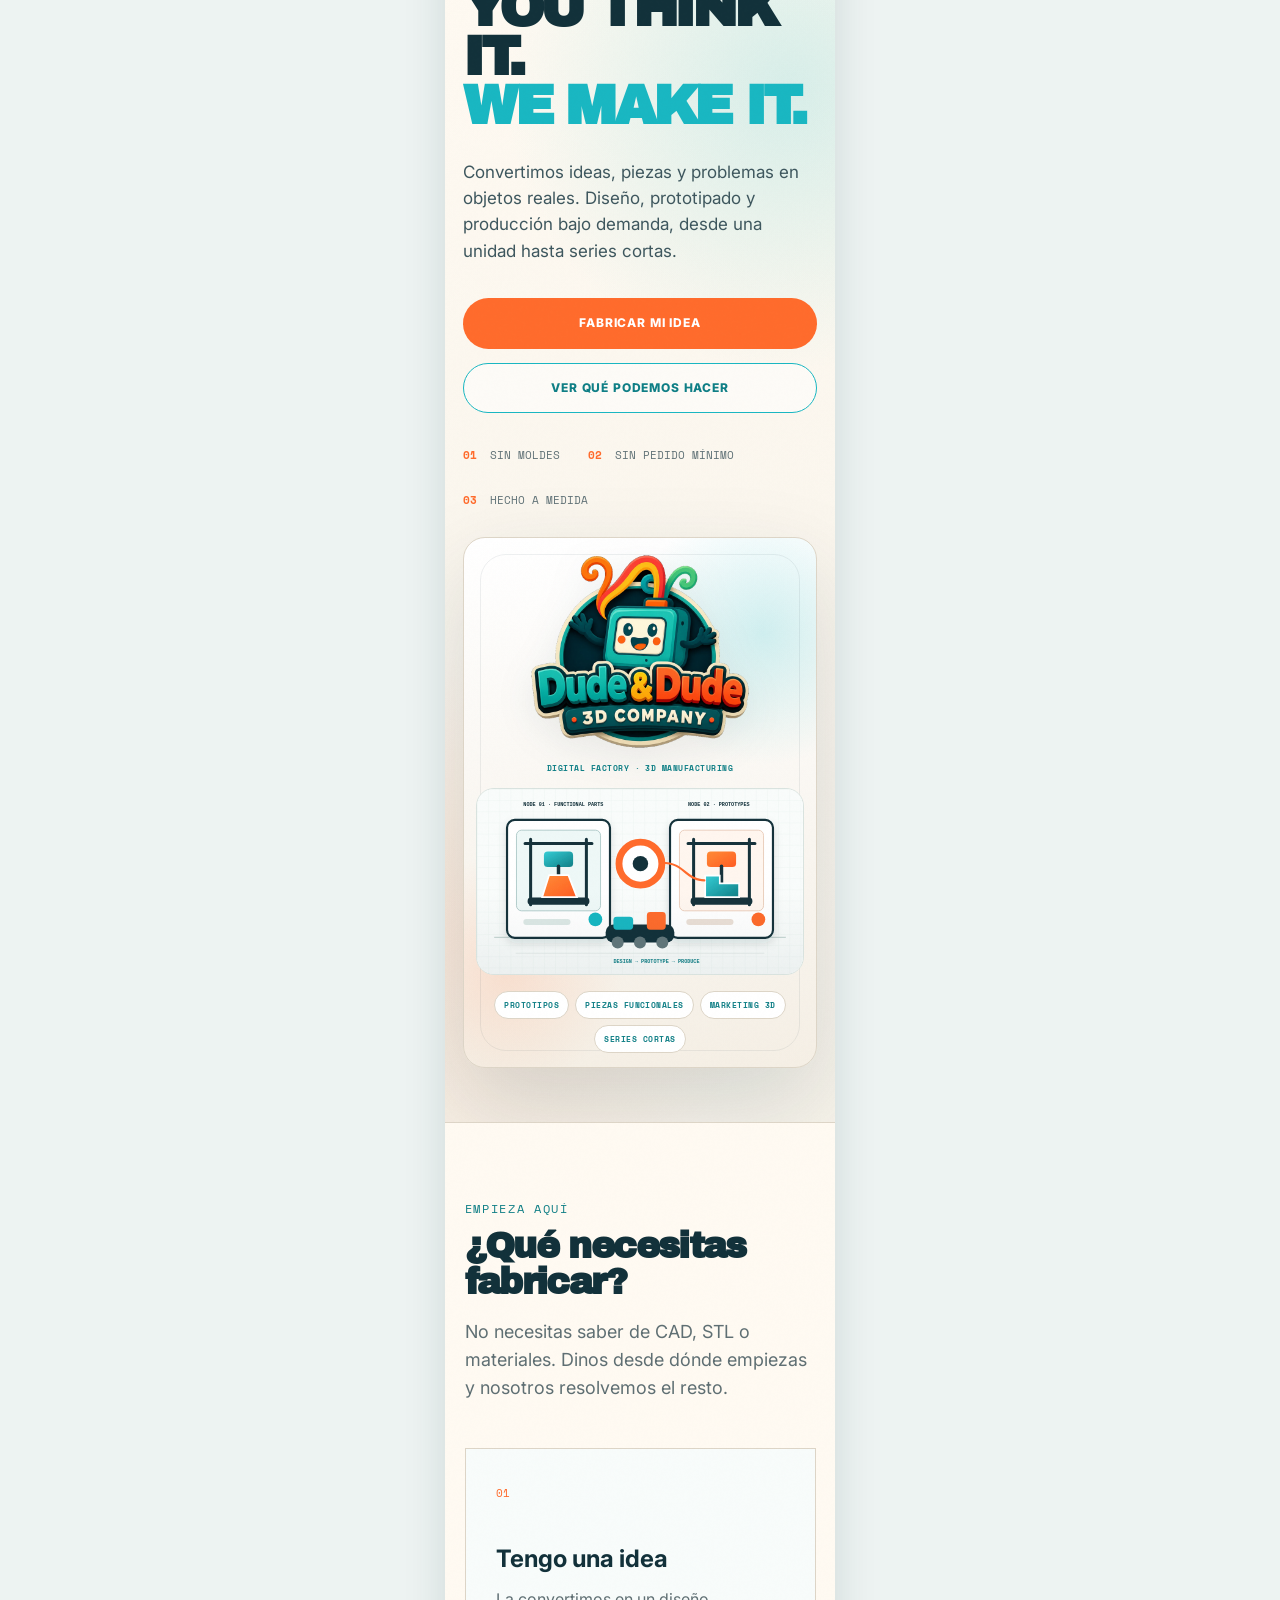
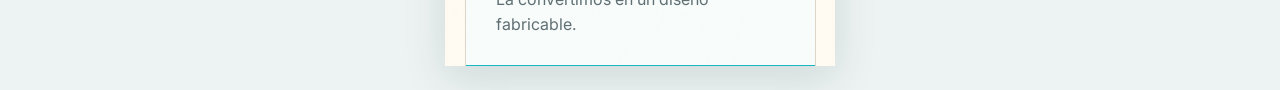
<file: review.html>
<!doctype html><html lang="es"><meta charset="utf-8"><meta name="viewport" content="width=device-width,initial-scale=1"><title>D&D · Revisión responsive</title><style>body{margin:0;background:#edf3f2;font:16px Arial;color:#12313a}header{padding:20px;position:sticky;top:0;background:white;z-index:2}a{color:#0f7f86;margin-right:24px}.frame{margin:24px auto;width:max-content;box-shadow:0 12px 40px #12313a22}iframe{border:0;display:block;background:#fffaf2}h2{padding:20px;margin:0}</style><header><strong>D&D Print Co. · Propuesta para aprobación</strong><p><a href="#desktop">Computadora · 1440 px</a><a href="#mobile">Móvil · 390 px</a><a href="index.html">Abrir sitio adaptable</a></p></header><h2 id="desktop">Computadora</h2><div class="frame"><iframe title="Computadora" src="index.html" width="1440" height="1100"></iframe></div><h2 id="mobile">Móvil</h2><div class="frame"><iframe title="Móvil" src="index.html" width="390" height="1850"></iframe></div></html>
</file>
<file: styles.css>
:root{
  --bg:#070807;--panel:#111311;--panel2:#171a17;--text:#f2eadb;--muted:#a8aaa3;
  --green:#83f12f;--purple:#8d48ff;--line:#2b302b;--black:#000;
}
*{box-sizing:border-box}
html{scroll-behavior:smooth}
body{margin:0;background:var(--bg);color:var(--text);font-family:Inter,Arial,sans-serif;line-height:1.55;overflow-x:hidden}
a{color:inherit;text-decoration:none}
button,input,select,textarea{font:inherit}
.noise{pointer-events:none;position:fixed;inset:0;z-index:99;opacity:.045;background-image:url("data:image/svg+xml,%3Csvg viewBox='0 0 160 160' xmlns='http://www.w3.org/2000/svg'%3E%3Cfilter id='n'%3E%3CfeTurbulence type='fractalNoise' baseFrequency='.8' numOctaves='4' stitchTiles='stitch'/%3E%3C/filter%3E%3Crect width='100%25' height='100%25' filter='url(%23n)' opacity='.7'/%3E%3C/svg%3E")}
.site-header{position:sticky;top:0;z-index:80;display:flex;align-items:center;justify-content:space-between;padding:14px 4vw;background:rgba(7,8,7,.84);backdrop-filter:blur(18px);border-bottom:1px solid rgba(255,255,255,.06)}
.brand img{width:114px;height:64px;object-fit:contain;display:block}
.main-nav{display:flex;align-items:center;gap:28px;font-size:13px;font-weight:700;text-transform:uppercase;letter-spacing:.08em}
.main-nav a{opacity:.8}.main-nav a:hover{opacity:1;color:var(--green)}
.nav-cta{padding:12px 16px;border:1px solid var(--green);color:var(--green)!important}
.menu-toggle{display:none;background:none;border:0;padding:10px}.menu-toggle span{display:block;width:26px;height:2px;background:var(--text);margin:5px}
.hero{min-height:calc(100vh - 93px);display:grid;grid-template-columns:1.1fr .9fr;align-items:center;padding:7vw 6vw 6vw;position:relative;overflow:hidden}
.hero:before{content:"";position:absolute;left:-10%;bottom:-45%;width:60vw;height:60vw;background:radial-gradient(circle,rgba(131,241,47,.09),transparent 65%);pointer-events:none}
.eyebrow,.section-heading>span,.section-heading>div>span{font-family:"Space Mono",monospace;color:var(--green);font-size:12px;letter-spacing:.14em}
.hero h1{font-family:"Archivo Black",Impact,sans-serif;font-size:clamp(58px,8vw,132px);line-height:.86;letter-spacing:-.06em;margin:22px 0 28px;max-width:900px}
.hero h1 span{color:transparent;-webkit-text-stroke:2px var(--text)}
.hero-lead{font-size:clamp(18px,1.6vw,26px);max-width:760px;color:#d5d2cb}
.hero-actions{display:flex;gap:14px;flex-wrap:wrap;margin:34px 0}
.button{display:inline-flex;align-items:center;justify-content:center;padding:15px 22px;text-transform:uppercase;font-weight:800;letter-spacing:.07em;font-size:12px;border:1px solid transparent;cursor:pointer;transition:.2s}
.button.primary{background:var(--green);color:#091006}.button.primary:hover{box-shadow:0 0 0 6px rgba(131,241,47,.12);transform:translateY(-2px)}
.button.ghost{border-color:#4a504a}.button.ghost:hover{border-color:var(--text)}
.hero-meta{display:flex;gap:28px;flex-wrap:wrap;color:var(--muted);font-family:"Space Mono",monospace;font-size:11px;text-transform:uppercase}.hero-meta b{color:var(--purple);margin-right:6px}
.hero-visual{position:relative;min-height:620px;display:grid;place-items:center}
.machine-card{width:min(480px,80vw);aspect-ratio:.86;background:linear-gradient(145deg,#171a17,#090a09);border:1px solid #333a33;box-shadow:0 45px 100px rgba(0,0,0,.55);display:flex;flex-direction:column;align-items:center;justify-content:center;position:relative;transform:rotate(2deg)}
.machine-card:before{content:"";position:absolute;inset:18px;border:1px solid rgba(255,255,255,.08)}
.card-label{position:absolute;top:34px;left:34px;font:10px "Space Mono";letter-spacing:.1em;color:var(--muted)}
.status-line{position:absolute;bottom:34px;left:34px;font:10px "Space Mono";color:var(--green)}
.pulse{display:inline-block;width:7px;height:7px;background:var(--green);border-radius:50%;margin-right:8px;box-shadow:0 0 15px var(--green)}
.orb{position:absolute;border-radius:50%;filter:blur(2px)}.orb-a{width:230px;height:230px;background:var(--purple);opacity:.15;right:3%;top:8%}.orb-b{width:170px;height:170px;background:var(--green);opacity:.12;left:4%;bottom:10%}
.cube{width:150px;height:150px;position:relative;transform-style:preserve-3d;animation:spin 14s linear infinite;transform:rotateX(-22deg) rotateY(35deg)}
.cube-face{position:absolute;width:150px;height:150px;border:1px solid rgba(242,234,219,.55);background:rgba(18,20,18,.7);display:grid;place-items:center;font:700 24px "Space Mono";backdrop-filter:blur(3px)}
.front{transform:translateZ(75px)}.back{transform:rotateY(180deg) translateZ(75px)}.right{transform:rotateY(90deg) translateZ(75px)}.left{transform:rotateY(-90deg) translateZ(75px)}.top{transform:rotateX(90deg) translateZ(75px)}.bottom{transform:rotateX(-90deg) translateZ(75px)}
@keyframes spin{from{transform:rotateX(-22deg) rotateY(0)}to{transform:rotateX(-22deg) rotateY(360deg)}}
section{padding:100px 6vw}.section-heading{max-width:800px;margin-bottom:46px}.section-heading.split{max-width:none;display:grid;grid-template-columns:1.15fr .85fr;gap:80px;align-items:end}.section-heading h2{font-family:"Archivo Black";font-size:clamp(36px,5vw,72px);line-height:.98;letter-spacing:-.045em;margin:10px 0}.section-heading p{color:var(--muted);font-size:18px}
.route-section{background:#0c0e0c;border-top:1px solid var(--line);border-bottom:1px solid var(--line)}
.route-grid{display:grid;grid-template-columns:repeat(4,1fr);border:1px solid var(--line)}
.route-card{background:transparent;color:inherit;text-align:left;border:0;border-right:1px solid var(--line);padding:30px;min-height:220px;cursor:pointer;transition:.2s}
.route-card:last-child{border-right:0}.route-card:hover,.route-card.active{background:#151915}.route-card.active{box-shadow:inset 0 -3px var(--green)}
.route-card b{font:11px "Space Mono";color:var(--purple)}.route-card h3{font-size:24px;margin:36px 0 10px}.route-card p{color:var(--muted);margin:0}
.route-output{margin-top:18px;padding:20px 24px;border:1px dashed #404840;display:flex;gap:20px;align-items:center}.route-output p{margin:0;color:#d1d3cd}.tag{white-space:nowrap;font:10px "Space Mono";color:var(--green);border:1px solid var(--green);padding:7px 9px}
.solution-grid{display:grid;grid-template-columns:repeat(3,1fr);gap:14px}.solution-card{background:var(--panel);border:1px solid var(--line);padding:34px;min-height:280px;position:relative;overflow:hidden}.solution-card.big{grid-column:span 2;background:linear-gradient(135deg,#171b17,#0d0f0d)}.solution-card:hover{border-color:#596259}.solution-card h3{font-size:30px;margin:42px 0 10px}.solution-card p,.solution-card li{color:var(--muted)}.solution-card ul{display:flex;gap:10px;flex-wrap:wrap;list-style:none;padding:0;margin-top:30px}.solution-card li{border:1px solid #3a403a;padding:7px 10px;font-size:12px}.card-index{position:absolute;top:24px;right:24px;color:var(--green);font:11px "Space Mono"}
.industries{padding:0;border-block:1px solid var(--line);overflow:hidden}.ticker{display:flex;gap:25px;align-items:center;white-space:nowrap;padding:19px 0;font:700 14px "Space Mono";letter-spacing:.08em;animation:ticker 22s linear infinite}.ticker i{color:var(--green)}@keyframes ticker{to{transform:translateX(-28%)}}
.materials{background:#0b0c0b}.materials-grid{display:grid;grid-template-columns:repeat(3,1fr);gap:1px;background:var(--line);border:1px solid var(--line)}.material{background:#0b0c0b;padding:30px;min-height:210px}.material.featured{background:linear-gradient(135deg,#121612,#0b0c0b)}.material h3{margin:20px 0 8px;font-size:22px}.material p,.material small{color:var(--muted)}.dot{display:block;width:12px;height:12px;border-radius:50%}.green{background:var(--green)}.purple{background:var(--purple)}.cream{background:#f2eadb}.lime{background:#c5ff5f}.carbon{background:linear-gradient(45deg,#111 25%,#666 25%,#666 50%,#111 50%,#111 75%,#666 75%);background-size:6px 6px}.grey{background:#838783}
.process-list{border-top:1px solid var(--line)}.process-step{display:grid;grid-template-columns:90px 1fr;gap:30px;padding:34px 0;border-bottom:1px solid var(--line)}.process-step b{font:700 18px "Space Mono";color:var(--green)}.process-step h3{font-size:30px;margin:0 0 6px}.process-step p{margin:0;color:var(--muted);font-size:17px}
.challenge{display:grid;grid-template-columns:1fr 1fr;gap:80px;background:var(--purple);color:#10081e}.challenge .eyebrow{color:#12091e}.challenge h2{font:clamp(50px,7vw,100px)/.9 "Archivo Black";letter-spacing:-.055em;margin:16px 0 24px}.challenge p{font-size:18px}.challenge .button.primary{background:#0b0c0b;color:var(--text)}.challenge-list{align-self:center;border-top:1px solid rgba(0,0,0,.35)}.challenge-list div{display:grid;grid-template-columns:70px 1fr;gap:20px;padding:24px 0;border-bottom:1px solid rgba(0,0,0,.35)}.challenge-list span{font:700 12px "Space Mono"}.challenge-list p{margin:0;font-weight:600}
.about{display:grid;grid-template-columns:.75fr 1.25fr;gap:70px;align-items:center}.about-mark{font:clamp(120px,20vw,330px)/.8 "Archivo Black";color:transparent;-webkit-text-stroke:1px #394039;letter-spacing:-.08em}.about-copy h2{font:clamp(42px,6vw,82px)/.95 "Archivo Black";letter-spacing:-.05em;margin:16px 0 24px}.about-copy p{color:#c3c5bf;font-size:18px;max-width:760px}.about-copy blockquote{border-left:3px solid var(--green);padding:10px 0 10px 20px;margin:32px 0 0;font:18px "Space Mono";color:var(--muted)}.about-copy blockquote strong{color:var(--green)}
.quote-section{display:grid;grid-template-columns:.8fr 1.2fr;gap:80px;background:#111411}.quote-intro h2{font:clamp(44px,5vw,78px)/.95 "Archivo Black";letter-spacing:-.05em;margin:16px 0}.quote-intro p{color:var(--muted);font-size:17px}.quote-form{display:grid;gap:16px}.quote-form label{display:grid;gap:8px;font-size:12px;text-transform:uppercase;letter-spacing:.08em;color:#c9ccc5;font-weight:700}.form-row{display:grid;grid-template-columns:1fr 1fr;gap:16px}.quote-form input,.quote-form select,.quote-form textarea{width:100%;background:#090b09;color:var(--text);border:1px solid #333933;padding:15px;outline:none}.quote-form input:focus,.quote-form select:focus,.quote-form textarea:focus{border-color:var(--green)}.upload-zone{border:1px dashed #505750;padding:30px;text-align:center;cursor:pointer}.upload-zone input{display:none}.upload-title{font-size:16px;color:var(--text)}.upload-copy{font:10px "Space Mono";color:var(--muted)}.wide{width:100%;border:0}.form-status{min-height:24px;color:var(--green);font:12px "Space Mono"}
footer{padding:50px 6vw 28px;border-top:1px solid var(--line);background:#050605}.footer-brand img{width:130px}.footer-brand p{color:var(--muted)}.footer-links{display:flex;gap:24px;flex-wrap:wrap;margin:40px 0;font-size:13px;text-transform:uppercase;font-weight:700}.footer-bottom{border-top:1px solid var(--line);padding-top:22px;display:flex;justify-content:space-between;gap:20px;flex-wrap:wrap;color:#717671;font:10px "Space Mono"}
@media(max-width:980px){.main-nav{position:fixed;inset:93px 0 auto 0;background:#090a09;padding:24px 6vw;display:none;flex-direction:column;align-items:flex-start;border-bottom:1px solid var(--line)}.main-nav.open{display:flex}.menu-toggle{display:block}.hero{grid-template-columns:1fr;padding-top:60px}.hero-visual{min-height:470px}.section-heading.split,.challenge,.about,.quote-section{grid-template-columns:1fr;gap:40px}.route-grid{grid-template-columns:1fr 1fr}.route-card:nth-child(2){border-right:0}.route-card{border-bottom:1px solid var(--line)}.solution-grid{grid-template-columns:1fr 1fr}.materials-grid{grid-template-columns:1fr 1fr}.about-mark{font-size:180px}}
@media(max-width:620px){section{padding:72px 5vw}.site-header{padding-inline:5vw}.brand img{width:92px;height:58px}.hero{padding-inline:5vw;min-height:auto}.hero h1{font-size:52px}.hero-visual{min-height:390px}.machine-card{width:88vw}.route-grid,.solution-grid,.materials-grid,.form-row{grid-template-columns:1fr}.solution-card.big{grid-column:auto}.route-card{border-right:0}.route-output{align-items:flex-start;flex-direction:column}.process-step{grid-template-columns:52px 1fr;gap:14px}.process-step h3{font-size:24px}.challenge{padding-block:76px}.about-mark{font-size:120px}.footer-bottom{flex-direction:column}}

.holding-note{margin-top:18px;text-align:center;color:#4f554f;font:9px "Space Mono";letter-spacing:.08em;text-transform:uppercase}

/* v1.2 — applications, capability band, FAQ and motion */
.applications{background:linear-gradient(180deg,#080908 0%,#0d100d 100%)}
.application-grid{display:grid;grid-template-columns:repeat(12,1fr);gap:14px}
.application-card{grid-column:span 4;min-height:470px;background:#111311;border:1px solid var(--line);position:relative;overflow:hidden;display:flex;flex-direction:column;transition:transform .35s ease,border-color .35s ease}
.application-card:nth-child(1),.application-card:nth-child(6){grid-column:span 8}
.application-card:hover{transform:translateY(-5px);border-color:#515951}
.app-art{min-height:270px;position:relative;overflow:hidden;background:radial-gradient(circle at 55% 48%,#202720 0,#101310 45%,#090a09 75%);border-bottom:1px solid var(--line)}
.app-copy{padding:26px 28px 30px}.app-copy span{font:10px "Space Mono";letter-spacing:.12em;color:var(--green)}.app-copy h3{font-size:30px;line-height:1.05;margin:10px 0 10px}.app-copy p{color:var(--muted);margin:0;max-width:620px}
.part{position:absolute;border:1px solid rgba(131,241,47,.7);background:linear-gradient(145deg,rgba(131,241,47,.2),rgba(131,241,47,.03));box-shadow:0 24px 50px rgba(0,0,0,.4)}.part-a{width:170px;height:90px;left:20%;top:34%;transform:skewY(-12deg) rotate(-10deg)}.part-b{width:90px;height:160px;left:48%;top:18%;transform:rotate(22deg)}.part-c{width:140px;height:60px;left:61%;top:55%;transform:rotate(-18deg)}
.proto-ring{position:absolute;width:180px;height:180px;border:30px solid var(--purple);border-radius:50%;left:50%;top:50%;transform:translate(-50%,-50%) rotateX(65deg);box-shadow:0 0 60px rgba(141,72,255,.2)}.proto-core{position:absolute;inset:0;display:grid;place-items:center;font:700 44px "Space Mono";color:#d8c9ff}
.brand-object{position:absolute;left:50%;top:46%;transform:translate(-50%,-50%) rotate(-9deg);background:var(--green);color:#0a0b0a;font:56px "Archivo Black";padding:22px 28px;box-shadow:18px 24px 0 var(--purple)}.brand-shadow{position:absolute;width:240px;height:35px;background:#000;filter:blur(14px);opacity:.6;left:50%;top:72%;transform:translateX(-50%)}
.broken{position:absolute;width:120px;height:145px;background:#1b211b;border:1px solid #596259;top:50%}.broken.one{left:50%;transform:translate(-105%,-50%) rotate(-8deg);clip-path:polygon(0 0,100% 0,83% 40%,100% 63%,80% 100%,0 100%)}.broken.two{left:50%;transform:translate(5%,-50%) rotate(8deg);clip-path:polygon(18% 0,100% 0,100% 100%,20% 100%,0 62%,18% 40%,0 20%)}.join{position:absolute;left:50%;top:50%;transform:translate(-50%,-50%);color:var(--green);font:50px "Space Mono";z-index:2}
.custom-plate{position:absolute;left:50%;top:50%;transform:translate(-50%,-50%) rotate(-5deg);border:2px solid var(--text);padding:35px 42px;font:700 28px/1.15 "Space Mono";letter-spacing:.06em;box-shadow:12px 12px 0 rgba(141,72,255,.7)}
.app-series .app-art{display:grid;grid-template-columns:repeat(3,58px);grid-auto-rows:58px;gap:18px;place-content:center}.series-dot{background:linear-gradient(145deg,var(--green),#326c11);border-radius:14px 4px 14px 4px;transform:rotate(12deg);box-shadow:0 15px 24px rgba(0,0,0,.4)}
.factory-band{padding:0 6vw;display:grid;grid-template-columns:repeat(4,1fr);border-block:1px solid var(--line);background:#090b09}.factory-stat{padding:32px 22px;border-right:1px solid var(--line)}.factory-stat:last-child{border-right:0}.factory-stat strong{display:block;font:700 22px "Space Mono";color:var(--green);margin-bottom:7px}.factory-stat span{font-size:13px;color:var(--muted)}
.faq{background:#090a09}.faq-list{border-top:1px solid var(--line);max-width:1100px}.faq details{border-bottom:1px solid var(--line);padding:0}.faq summary{list-style:none;cursor:pointer;padding:24px 48px 24px 0;font-size:20px;font-weight:700;position:relative}.faq summary::-webkit-details-marker{display:none}.faq summary:after{content:"+";position:absolute;right:8px;top:20px;font:28px "Space Mono";color:var(--green)}.faq details[open] summary:after{content:"−"}.faq details p{margin:0;padding:0 70px 26px 0;color:var(--muted);font-size:17px;max-width:900px}
.reveal{opacity:0;transform:translateY(24px)}.reveal.is-visible{opacity:1;transform:translateY(0);transition:opacity .65s ease,transform .65s ease}
@media(max-width:980px){.application-card,.application-card:nth-child(1),.application-card:nth-child(6){grid-column:span 6}.factory-band{grid-template-columns:1fr 1fr}.factory-stat:nth-child(2){border-right:0}.factory-stat{border-bottom:1px solid var(--line)}}
@media(max-width:620px){.application-grid{display:block}.application-card,.application-card:nth-child(1),.application-card:nth-child(6){margin-bottom:14px;min-height:430px}.factory-band{grid-template-columns:1fr}.factory-stat{border-right:0}.faq summary{font-size:18px}.faq details p{padding-right:10px}}

/* v1.3 — Light premium theme aligned to D&D Print Co. logo */
:root{
  --bg:#f7f3ea;
  --panel:#ffffff;
  --panel2:#f1ece3;
  --text:#12313a;
  --muted:#5f6f73;
  --green:#19b7c2;
  --purple:#ff6b2c;
  --line:#ddd5c7;
  --black:#12313a;
  --yellow:#f2b321;
  --mint:#69d38e;
  --shadow:0 18px 50px rgba(18,49,58,.10);
}
body{background:var(--bg);color:var(--text)}
.noise{opacity:.018}
.site-header{background:rgba(255,250,242,.94);border-bottom:1px solid var(--line)}
.brand{background:#fff;padding:6px 10px;border-radius:16px;box-shadow:0 8px 22px rgba(18,49,58,.08)}
.brand img{width:124px;height:66px;object-fit:contain}
.main-nav a{color:var(--text);opacity:.9}.main-nav a:hover{color:#0f7f86}
.nav-cta{border:0;background:#ff6b2c;color:#fff!important;border-radius:999px;padding:12px 18px}
.hero{
  background:
    radial-gradient(circle at 88% 16%, rgba(25,183,194,.17), transparent 26%),
    radial-gradient(circle at 10% 85%, rgba(255,107,44,.10), transparent 26%),
    linear-gradient(180deg,#fffaf2 0%,#f7f3ea 100%);
}
.hero:before{background:radial-gradient(circle,rgba(25,183,194,.10),transparent 65%)}
.hero h1{color:var(--text)}
.hero h1 span{color:#19b7c2;-webkit-text-stroke:0}
.hero-lead{color:#3e575e}
.button.primary{background:#ff6b2c;color:#fff;border-radius:999px}
.button.primary:hover{box-shadow:0 0 0 6px rgba(255,107,44,.12)}
.button.ghost{border-color:#19b7c2;color:#0f7f86;border-radius:999px;background:rgba(255,255,255,.55)}
.hero-meta{color:#607277}.hero-meta b{color:#ff6b2c}
.machine-card{
  background:linear-gradient(145deg,#ffffff,#f1ece3);
  border-color:#d9d1c4;
  box-shadow:0 40px 90px rgba(18,49,58,.14)
}
.machine-card:before{border-color:rgba(18,49,58,.08)}
.card-label{color:#607277}.status-line{color:#0f7f86}.pulse{background:#19b7c2;box-shadow:0 0 15px rgba(25,183,194,.6)}
.orb-a{background:#ff6b2c;opacity:.12}.orb-b{background:#19b7c2;opacity:.12}
.cube-face{border-color:rgba(18,49,58,.22);background:rgba(255,255,255,.72);color:#12313a}
.eyebrow,.section-heading>span,.section-heading>div>span{color:#0f7f86}
.route-section,.materials,.faq{background:#fffaf2}
.route-grid{border-color:var(--line)}
.route-card{background:#fff;color:var(--text);border-color:var(--line)}
.route-card:hover,.route-card.active{background:#f8fcfb}.route-card.active{box-shadow:inset 0 -3px #19b7c2}
.route-card b{color:#ff6b2c}.route-card p,.route-output p{color:var(--muted)}
.route-output{border-color:#c9c1b4;background:#fff}.tag{color:#0f7f86;border-color:#19b7c2}
.solution-card,.application-card,.material{background:#fff;border-color:var(--line);box-shadow:var(--shadow)}
.solution-card.big,.material.featured{background:linear-gradient(135deg,#fff,#f5f0e6)}
.solution-card:hover,.application-card:hover{border-color:#aac9cb}
.solution-card p,.solution-card li,.material p,.material small,.app-copy p{color:var(--muted)}
.solution-card li{border-color:#d7d0c4;background:#fffaf2}.card-index{color:#ff6b2c}
.industries,.factory-band{background:#fff;border-color:var(--line)}
.ticker{color:#12313a}.ticker i{color:#ff6b2c}
.materials-grid{background:var(--line);border-color:var(--line)}
.material{background:#fff}
.green{background:#19b7c2}.purple{background:#ff6b2c}.lime{background:#69d38e}
.process-step{border-color:var(--line)}.process-step b{color:#0f7f86}.process-step p{color:var(--muted)}
.challenge{background:#19b7c2;color:#082e34}
.challenge .eyebrow{color:#082e34}.challenge .button.primary{background:#ff6b2c;color:#fff}
.challenge-list{border-color:rgba(8,46,52,.25)}.challenge-list div{border-color:rgba(8,46,52,.25)}
.about-mark{-webkit-text-stroke:1px #b7c5c7}.about-copy p{color:#4d6267}.about-copy blockquote{border-color:#ff6b2c;color:#607277}.about-copy blockquote strong{color:#ff6b2c}
.quote-section{background:#eef8f7}
.quote-intro p{color:var(--muted)}
.quote-form label{color:#29434a}
.quote-form input,.quote-form select,.quote-form textarea{background:#fff;color:var(--text);border-color:#cfc7ba}
.quote-form input:focus,.quote-form select:focus,.quote-form textarea:focus{border-color:#19b7c2}
.upload-zone{background:#fff;border-color:#aebfc0}.upload-copy{color:#6a7d81}
.form-status{color:#0f7f86}
footer{background:#fffaf2;border-color:var(--line)}
.footer-brand{display:inline-block;background:#fff;padding:10px 14px;border-radius:16px;box-shadow:0 8px 20px rgba(18,49,58,.07)}
.footer-brand img{width:150px;height:auto;display:block}
.footer-brand p{color:var(--muted)}
.footer-bottom{border-color:var(--line);color:#7b8585}.holding-note{color:#a0a7a5}
.application-card .app-art{background:radial-gradient(circle at 55% 48%,#eef8f7 0,#e6f2f1 45%,#faf7f0 75%);border-color:var(--line)}
.part{border-color:rgba(25,183,194,.75);background:linear-gradient(145deg,rgba(25,183,194,.30),rgba(25,183,194,.05));box-shadow:0 24px 50px rgba(18,49,58,.12)}
.proto-ring{border-color:#ff6b2c;box-shadow:0 0 50px rgba(255,107,44,.18)}.proto-core{color:#9d3b15}
.brand-object{background:#19b7c2;color:#fff;box-shadow:18px 24px 0 #ff6b2c}
.brand-shadow{background:rgba(18,49,58,.25)}
.broken{background:#f2eee6;border-color:#a4b6b8}.join{color:#ff6b2c}
.custom-plate{border-color:#12313a;box-shadow:12px 12px 0 rgba(25,183,194,.35)}
.series-dot{background:linear-gradient(145deg,#19b7c2,#0f7f86)}
.factory-stat{border-color:var(--line)}.factory-stat strong{color:#0f7f86}.factory-stat span{color:var(--muted)}
.faq-list,.faq details{border-color:var(--line)}.faq summary:after{color:#ff6b2c}.faq details p{color:var(--muted)}
@media(max-width:980px){.main-nav{background:#fffaf2;border-color:var(--line)}}


/* v1.4 — Hero rebuilt as an actual 3D manufacturing world */
.brand{background:transparent!important;box-shadow:none!important;padding:0!important;border-radius:0!important;overflow:visible}
.brand-logo-wrap{display:block;width:104px;flex:none}
.brand .brand-logo-wrap img{display:block;position:static;width:100%;max-width:100%;height:auto;transform:none;object-fit:contain}
.hero{grid-template-columns:minmax(0,1fr) minmax(0,1fr);gap:40px}
.hero-copy,.hero-visual{min-width:0}
.hero h1{font-size:clamp(52px,5.8vw,100px)}
.main-nav{gap:clamp(12px,1.7vw,28px)}
.hero-visual.hero-manufacturing{min-height:0;display:flex;align-items:center;justify-content:center}
.factory-banner{
  position:relative;
  width:min(720px,100%);
  min-height:0;
  border-radius:34px;
  overflow:hidden;
  padding:26px 28px 24px;
  background:
    radial-gradient(circle at 85% 18%,rgba(25,183,194,.20),transparent 25%),
    radial-gradient(circle at 12% 82%,rgba(255,107,44,.14),transparent 22%),
    linear-gradient(180deg,#ffffff 0%,#f5efe5 100%);
  border:1px solid #ddd5c7;
  box-shadow:0 35px 90px rgba(18,49,58,.15)
}
.factory-banner:before{
  content:"";
  position:absolute;inset:16px;border:1px solid rgba(18,49,58,.07);
  border-radius:26px;pointer-events:none
}
.factory-logo-wrap{
  width:min(100%,340px);margin:0 auto 20px;position:relative;z-index:3
}
.factory-logo{
  display:block;width:100%;max-width:100%;height:auto;
  filter:drop-shadow(0 10px 18px rgba(18,49,58,.08))
}
.factory-kicker{
  position:relative;z-index:3;
  margin:2px 0 14px;text-align:center;
  font:700 10px "Space Mono";letter-spacing:.14em;color:#0f7f86
}
.printer-world{
  position:relative;z-index:2;height:330px;
  border-radius:26px;
  background:linear-gradient(180deg,rgba(238,248,247,.65),rgba(255,255,255,.72));
  border:1px solid #d9e3df;
  overflow:hidden
}
.printer-world:before{
  content:"";position:absolute;left:0;right:0;bottom:0;height:82px;
  background:linear-gradient(180deg,rgba(255,255,255,0),rgba(18,49,58,.055))
}
.printer-machine{
  position:absolute;width:39%;height:245px;bottom:22px;
  border:3px solid #12313a;border-radius:22px 22px 14px 14px;
  background:rgba(255,255,255,.78);
  box-shadow:0 18px 30px rgba(18,49,58,.10)
}
.printer-one{left:5%;transform:rotate(-2deg)}
.printer-two{right:5%;transform:rotate(2deg)}
.printer-gantry{
  position:absolute;left:20px;right:20px;top:28px;height:12px;background:#12313a;border-radius:999px
}
.printer-head{
  position:absolute;width:72px;height:34px;top:57px;left:50%;transform:translateX(-50%);
  border-radius:10px;background:#19b7c2;box-shadow:0 8px 15px rgba(25,183,194,.22)
}
.printer-head span{
  position:absolute;width:10px;height:38px;background:#12313a;left:50%;top:28px;transform:translateX(-50%);border-radius:6px
}
.printer-bed{
  position:absolute;left:20px;right:20px;bottom:30px;height:16px;background:#12313a;border-radius:999px
}
.printed-part{position:absolute;left:50%;bottom:47px;transform:translateX(-50%);display:grid;place-items:center;z-index:2}
.promo-part{
  width:88px;height:72px;border-radius:18px 18px 26px 26px;
  background:linear-gradient(145deg,#ff6b2c,#f2b321);color:white;
  font:700 18px "Archivo Black";box-shadow:0 12px 22px rgba(255,107,44,.24)
}
.promo-part:before{
  content:"";position:absolute;width:16px;height:16px;border-radius:50%;border:4px solid #fff;top:-11px
}
.bracket-part{
  width:104px;height:86px;background:linear-gradient(145deg,#19b7c2,#0f7f86);
  clip-path:polygon(0 0,100% 0,100% 24%,69% 24%,69% 100%,44% 100%,44% 24%,0 24%);
  box-shadow:0 12px 22px rgba(15,127,134,.22)
}
.layer-lines{
  position:absolute;left:36px;right:36px;bottom:80px;height:56px;
  background:repeating-linear-gradient(to bottom,rgba(18,49,58,.12) 0 1px,transparent 1px 7px);
  opacity:.55
}
.spool{
  position:absolute;left:50%;top:48%;width:112px;height:112px;transform:translate(-50%,-50%);
  border-radius:50%;border:18px solid #ff6b2c;background:#fff8f4;
  box-shadow:0 16px 30px rgba(255,107,44,.16)
}
.spool-core{position:absolute;width:38px;height:38px;border-radius:50%;background:#12313a;left:50%;top:50%;transform:translate(-50%,-50%)}
.filament-line{
  position:absolute;width:150px;height:3px;background:#ff6b2c;left:86px;top:52px;transform:rotate(7deg);
  transform-origin:left center
}
.floating-part{
  position:absolute;border:1px solid #cad9d7;background:rgba(255,255,255,.88);
  color:#12313a;font:700 10px "Space Mono";padding:9px 11px;border-radius:10px;
  box-shadow:0 10px 20px rgba(18,49,58,.08)
}
.part-1{left:276px;top:38px;transform:rotate(-8deg)}
.part-2{left:282px;bottom:35px;transform:rotate(7deg)}
.part-3{left:50%;bottom:82px;transform:translateX(-50%) rotate(-3deg);background:#eef8f7;color:#0f7f86}
.factory-caption{
  position:relative;z-index:3;display:flex;gap:8px;flex-wrap:wrap;margin-top:16px
}
.factory-caption span{
  border-radius:999px;background:#fff;border:1px solid #ddd5c7;
  padding:9px 12px;color:#0f7f86;font:700 9px "Space Mono";letter-spacing:.06em
}
.machine-card,.cube,.orb{display:none!important}
@media(max-width:1180px){
  .hero{grid-template-columns:1fr}
  .hero-visual.hero-manufacturing{min-height:auto!important}
  .factory-banner{width:100%}
}
@media(max-width:700px){
  .brand-logo-wrap{width:80px}
  .factory-banner{padding:22px 18px;border-radius:24px}
  .factory-logo-wrap{width:min(100%,280px)}
  .factory-kicker{font-size:9px;letter-spacing:.06em}
  .main-nav{top:99px}
  .printer-world{height:590px}
  .printer-machine{width:210px}
  .printer-one{left:50%;top:20px;bottom:auto;transform:translateX(-50%) rotate(-2deg)}
  .printer-two{left:50%;right:auto;bottom:20px;transform:translateX(-50%) rotate(2deg)}
  .spool{display:none}
  .floating-part{display:none}
}

@media(prefers-reduced-motion:reduce){html{scroll-behavior:auto}*,*:before,*:after{animation:none!important;transition:none!important}}


/* preview 2026-11-14 — full logo + clear 3D factory hero */
.brand-logo-wrap{width:118px}
.brand .brand-logo-wrap img{width:100%;height:auto;object-fit:contain}
.factory-logo-wrap{width:min(100%,360px);overflow:visible}
.factory-logo{width:100%;height:auto;object-fit:contain}
.printer-world-svg{height:auto;min-height:0;overflow:hidden;background:#f9fcfb}
.printer-world-svg svg{display:block;width:100%;height:auto}
@media(max-width:1180px){
  .hero{grid-template-columns:1fr!important;gap:36px}
  .hero-copy{max-width:840px}
  .hero-visual.hero-manufacturing{width:100%;max-width:760px;margin:0 auto}
}
@media(max-width:700px){
  .site-header{min-height:82px}
  .brand-logo-wrap{width:96px}
  .main-nav{display:none}
  .menu-toggle{display:block}
  .hero{padding-top:38px!important;gap:28px}
  .hero h1{font-size:clamp(50px,15vw,66px);line-height:.9}
  .hero-lead{font-size:17px}
  .hero-actions{display:grid;grid-template-columns:1fr}
  .hero-actions .button{width:100%}
  .factory-banner{padding:18px 14px 16px;border-radius:24px}
  .factory-logo-wrap{width:min(100%,250px);margin-bottom:12px}
  .factory-kicker{font-size:8px;line-height:1.45}
  .printer-world-svg{height:auto}
  .factory-caption{gap:6px}
  .factory-caption span{font-size:8px;padding:7px 9px}
}


/* preview QA pass 2 — fit complete logo by height, prevent header overflow */
.site-header{min-height:88px;overflow:visible}
.brand{display:flex;align-items:center;flex:none;min-width:0}
.brand-logo-wrap{
  display:block;
  width:auto!important;
  height:68px;
  aspect-ratio:1186/1048;
  overflow:visible!important;
  flex:none
}
.brand .brand-logo-wrap img{
  display:block!important;
  width:100%!important;
  height:100%!important;
  max-width:none!important;
  object-fit:contain!important;
  object-position:center!important;
}
.factory-logo-wrap{
  width:min(100%,320px)!important;
  overflow:visible!important;
  margin:0 auto 14px!important
}
.factory-logo{
  display:block!important;
  width:100%!important;
  height:auto!important;
  max-width:100%!important;
  object-fit:contain!important
}
@media(max-width:1180px){
  .site-header{padding-left:4vw;padding-right:4vw}
  .brand-logo-wrap{height:62px}
}
@media(max-width:980px){
  .site-header{min-height:80px}
  .brand-logo-wrap{height:58px}
  .main-nav{inset:80px 0 auto 0!important;top:auto!important}
  .hero{padding-top:42px!important}
}
@media(max-width:620px){
  .site-header{min-height:74px;padding:7px 18px}
  .brand-logo-wrap{height:54px}
  .hero{padding:34px 18px 54px!important}
  .hero h1{font-size:clamp(46px,14vw,58px)!important;line-height:.9!important}
  .hero-lead{font-size:17px!important}
  .factory-banner{padding:16px 12px 14px!important;border-radius:22px!important}
  .factory-logo-wrap{width:min(100%,220px)!important}
  .factory-caption{justify-content:center}
  .printer-world-svg{border-radius:18px!important}
}
</file>
<file: preview/styles.css>
:root{
  --bg:#070807;--panel:#111311;--panel2:#171a17;--text:#f2eadb;--muted:#a8aaa3;
  --green:#83f12f;--purple:#8d48ff;--line:#2b302b;--black:#000;
}
*{box-sizing:border-box}
html{scroll-behavior:smooth}
body{margin:0;background:var(--bg);color:var(--text);font-family:Inter,Arial,sans-serif;line-height:1.55;overflow-x:hidden}
a{color:inherit;text-decoration:none}
button,input,select,textarea{font:inherit}
.noise{pointer-events:none;position:fixed;inset:0;z-index:99;opacity:.045;background-image:url("data:image/svg+xml,%3Csvg viewBox='0 0 160 160' xmlns='http://www.w3.org/2000/svg'%3E%3Cfilter id='n'%3E%3CfeTurbulence type='fractalNoise' baseFrequency='.8' numOctaves='4' stitchTiles='stitch'/%3E%3C/filter%3E%3Crect width='100%25' height='100%25' filter='url(%23n)' opacity='.7'/%3E%3C/svg%3E")}
.site-header{position:sticky;top:0;z-index:80;display:flex;align-items:center;justify-content:space-between;padding:14px 4vw;background:rgba(7,8,7,.84);backdrop-filter:blur(18px);border-bottom:1px solid rgba(255,255,255,.06)}
.brand img{width:114px;height:64px;object-fit:contain;display:block}
.main-nav{display:flex;align-items:center;gap:28px;font-size:13px;font-weight:700;text-transform:uppercase;letter-spacing:.08em}
.main-nav a{opacity:.8}.main-nav a:hover{opacity:1;color:var(--green)}
.nav-cta{padding:12px 16px;border:1px solid var(--green);color:var(--green)!important}
.menu-toggle{display:none;background:none;border:0;padding:10px}.menu-toggle span{display:block;width:26px;height:2px;background:var(--text);margin:5px}
.hero{min-height:calc(100vh - 93px);display:grid;grid-template-columns:1.1fr .9fr;align-items:center;padding:7vw 6vw 6vw;position:relative;overflow:hidden}
.hero:before{content:"";position:absolute;left:-10%;bottom:-45%;width:60vw;height:60vw;background:radial-gradient(circle,rgba(131,241,47,.09),transparent 65%);pointer-events:none}
.eyebrow,.section-heading>span,.section-heading>div>span{font-family:"Space Mono",monospace;color:var(--green);font-size:12px;letter-spacing:.14em}
.hero h1{font-family:"Archivo Black",Impact,sans-serif;font-size:clamp(58px,8vw,132px);line-height:.86;letter-spacing:-.06em;margin:22px 0 28px;max-width:900px}
.hero h1 span{color:transparent;-webkit-text-stroke:2px var(--text)}
.hero-lead{font-size:clamp(18px,1.6vw,26px);max-width:760px;color:#d5d2cb}
.hero-actions{display:flex;gap:14px;flex-wrap:wrap;margin:34px 0}
.button{display:inline-flex;align-items:center;justify-content:center;padding:15px 22px;text-transform:uppercase;font-weight:800;letter-spacing:.07em;font-size:12px;border:1px solid transparent;cursor:pointer;transition:.2s}
.button.primary{background:var(--green);color:#091006}.button.primary:hover{box-shadow:0 0 0 6px rgba(131,241,47,.12);transform:translateY(-2px)}
.button.ghost{border-color:#4a504a}.button.ghost:hover{border-color:var(--text)}
.hero-meta{display:flex;gap:28px;flex-wrap:wrap;color:var(--muted);font-family:"Space Mono",monospace;font-size:11px;text-transform:uppercase}.hero-meta b{color:var(--purple);margin-right:6px}
.hero-visual{position:relative;min-height:620px;display:grid;place-items:center}
.machine-card{width:min(480px,80vw);aspect-ratio:.86;background:linear-gradient(145deg,#171a17,#090a09);border:1px solid #333a33;box-shadow:0 45px 100px rgba(0,0,0,.55);display:flex;flex-direction:column;align-items:center;justify-content:center;position:relative;transform:rotate(2deg)}
.machine-card:before{content:"";position:absolute;inset:18px;border:1px solid rgba(255,255,255,.08)}
.card-label{position:absolute;top:34px;left:34px;font:10px "Space Mono";letter-spacing:.1em;color:var(--muted)}
.status-line{position:absolute;bottom:34px;left:34px;font:10px "Space Mono";color:var(--green)}
.pulse{display:inline-block;width:7px;height:7px;background:var(--green);border-radius:50%;margin-right:8px;box-shadow:0 0 15px var(--green)}
.orb{position:absolute;border-radius:50%;filter:blur(2px)}.orb-a{width:230px;height:230px;background:var(--purple);opacity:.15;right:3%;top:8%}.orb-b{width:170px;height:170px;background:var(--green);opacity:.12;left:4%;bottom:10%}
.cube{width:150px;height:150px;position:relative;transform-style:preserve-3d;animation:spin 14s linear infinite;transform:rotateX(-22deg) rotateY(35deg)}
.cube-face{position:absolute;width:150px;height:150px;border:1px solid rgba(242,234,219,.55);background:rgba(18,20,18,.7);display:grid;place-items:center;font:700 24px "Space Mono";backdrop-filter:blur(3px)}
.front{transform:translateZ(75px)}.back{transform:rotateY(180deg) translateZ(75px)}.right{transform:rotateY(90deg) translateZ(75px)}.left{transform:rotateY(-90deg) translateZ(75px)}.top{transform:rotateX(90deg) translateZ(75px)}.bottom{transform:rotateX(-90deg) translateZ(75px)}
@keyframes spin{from{transform:rotateX(-22deg) rotateY(0)}to{transform:rotateX(-22deg) rotateY(360deg)}}
section{padding:100px 6vw}.section-heading{max-width:800px;margin-bottom:46px}.section-heading.split{max-width:none;display:grid;grid-template-columns:1.15fr .85fr;gap:80px;align-items:end}.section-heading h2{font-family:"Archivo Black";font-size:clamp(36px,5vw,72px);line-height:.98;letter-spacing:-.045em;margin:10px 0}.section-heading p{color:var(--muted);font-size:18px}
.route-section{background:#0c0e0c;border-top:1px solid var(--line);border-bottom:1px solid var(--line)}
.route-grid{display:grid;grid-template-columns:repeat(4,1fr);border:1px solid var(--line)}
.route-card{background:transparent;color:inherit;text-align:left;border:0;border-right:1px solid var(--line);padding:30px;min-height:220px;cursor:pointer;transition:.2s}
.route-card:last-child{border-right:0}.route-card:hover,.route-card.active{background:#151915}.route-card.active{box-shadow:inset 0 -3px var(--green)}
.route-card b{font:11px "Space Mono";color:var(--purple)}.route-card h3{font-size:24px;margin:36px 0 10px}.route-card p{color:var(--muted);margin:0}
.route-output{margin-top:18px;padding:20px 24px;border:1px dashed #404840;display:flex;gap:20px;align-items:center}.route-output p{margin:0;color:#d1d3cd}.tag{white-space:nowrap;font:10px "Space Mono";color:var(--green);border:1px solid var(--green);padding:7px 9px}
.solution-grid{display:grid;grid-template-columns:repeat(3,1fr);gap:14px}.solution-card{background:var(--panel);border:1px solid var(--line);padding:34px;min-height:280px;position:relative;overflow:hidden}.solution-card.big{grid-column:span 2;background:linear-gradient(135deg,#171b17,#0d0f0d)}.solution-card:hover{border-color:#596259}.solution-card h3{font-size:30px;margin:42px 0 10px}.solution-card p,.solution-card li{color:var(--muted)}.solution-card ul{display:flex;gap:10px;flex-wrap:wrap;list-style:none;padding:0;margin-top:30px}.solution-card li{border:1px solid #3a403a;padding:7px 10px;font-size:12px}.card-index{position:absolute;top:24px;right:24px;color:var(--green);font:11px "Space Mono"}
.industries{padding:0;border-block:1px solid var(--line);overflow:hidden}.ticker{display:flex;gap:25px;align-items:center;white-space:nowrap;padding:19px 0;font:700 14px "Space Mono";letter-spacing:.08em;animation:ticker 22s linear infinite}.ticker i{color:var(--green)}@keyframes ticker{to{transform:translateX(-28%)}}
.materials{background:#0b0c0b}.materials-grid{display:grid;grid-template-columns:repeat(3,1fr);gap:1px;background:var(--line);border:1px solid var(--line)}.material{background:#0b0c0b;padding:30px;min-height:210px}.material.featured{background:linear-gradient(135deg,#121612,#0b0c0b)}.material h3{margin:20px 0 8px;font-size:22px}.material p,.material small{color:var(--muted)}.dot{display:block;width:12px;height:12px;border-radius:50%}.green{background:var(--green)}.purple{background:var(--purple)}.cream{background:#f2eadb}.lime{background:#c5ff5f}.carbon{background:linear-gradient(45deg,#111 25%,#666 25%,#666 50%,#111 50%,#111 75%,#666 75%);background-size:6px 6px}.grey{background:#838783}
.process-list{border-top:1px solid var(--line)}.process-step{display:grid;grid-template-columns:90px 1fr;gap:30px;padding:34px 0;border-bottom:1px solid var(--line)}.process-step b{font:700 18px "Space Mono";color:var(--green)}.process-step h3{font-size:30px;margin:0 0 6px}.process-step p{margin:0;color:var(--muted);font-size:17px}
.challenge{display:grid;grid-template-columns:1fr 1fr;gap:80px;background:var(--purple);color:#10081e}.challenge .eyebrow{color:#12091e}.challenge h2{font:clamp(50px,7vw,100px)/.9 "Archivo Black";letter-spacing:-.055em;margin:16px 0 24px}.challenge p{font-size:18px}.challenge .button.primary{background:#0b0c0b;color:var(--text)}.challenge-list{align-self:center;border-top:1px solid rgba(0,0,0,.35)}.challenge-list div{display:grid;grid-template-columns:70px 1fr;gap:20px;padding:24px 0;border-bottom:1px solid rgba(0,0,0,.35)}.challenge-list span{font:700 12px "Space Mono"}.challenge-list p{margin:0;font-weight:600}
.about{display:grid;grid-template-columns:.75fr 1.25fr;gap:70px;align-items:center}.about-mark{font:clamp(120px,20vw,330px)/.8 "Archivo Black";color:transparent;-webkit-text-stroke:1px #394039;letter-spacing:-.08em}.about-copy h2{font:clamp(42px,6vw,82px)/.95 "Archivo Black";letter-spacing:-.05em;margin:16px 0 24px}.about-copy p{color:#c3c5bf;font-size:18px;max-width:760px}.about-copy blockquote{border-left:3px solid var(--green);padding:10px 0 10px 20px;margin:32px 0 0;font:18px "Space Mono";color:var(--muted)}.about-copy blockquote strong{color:var(--green)}
.quote-section{display:grid;grid-template-columns:.8fr 1.2fr;gap:80px;background:#111411}.quote-intro h2{font:clamp(44px,5vw,78px)/.95 "Archivo Black";letter-spacing:-.05em;margin:16px 0}.quote-intro p{color:var(--muted);font-size:17px}.quote-form{display:grid;gap:16px}.quote-form label{display:grid;gap:8px;font-size:12px;text-transform:uppercase;letter-spacing:.08em;color:#c9ccc5;font-weight:700}.form-row{display:grid;grid-template-columns:1fr 1fr;gap:16px}.quote-form input,.quote-form select,.quote-form textarea{width:100%;background:#090b09;color:var(--text);border:1px solid #333933;padding:15px;outline:none}.quote-form input:focus,.quote-form select:focus,.quote-form textarea:focus{border-color:var(--green)}.upload-zone{border:1px dashed #505750;padding:30px;text-align:center;cursor:pointer}.upload-zone input{display:none}.upload-title{font-size:16px;color:var(--text)}.upload-copy{font:10px "Space Mono";color:var(--muted)}.wide{width:100%;border:0}.form-status{min-height:24px;color:var(--green);font:12px "Space Mono"}
footer{padding:50px 6vw 28px;border-top:1px solid var(--line);background:#050605}.footer-brand img{width:130px}.footer-brand p{color:var(--muted)}.footer-links{display:flex;gap:24px;flex-wrap:wrap;margin:40px 0;font-size:13px;text-transform:uppercase;font-weight:700}.footer-bottom{border-top:1px solid var(--line);padding-top:22px;display:flex;justify-content:space-between;gap:20px;flex-wrap:wrap;color:#717671;font:10px "Space Mono"}
@media(max-width:980px){.main-nav{position:fixed;inset:93px 0 auto 0;background:#090a09;padding:24px 6vw;display:none;flex-direction:column;align-items:flex-start;border-bottom:1px solid var(--line)}.main-nav.open{display:flex}.menu-toggle{display:block}.hero{grid-template-columns:1fr;padding-top:60px}.hero-visual{min-height:470px}.section-heading.split,.challenge,.about,.quote-section{grid-template-columns:1fr;gap:40px}.route-grid{grid-template-columns:1fr 1fr}.route-card:nth-child(2){border-right:0}.route-card{border-bottom:1px solid var(--line)}.solution-grid{grid-template-columns:1fr 1fr}.materials-grid{grid-template-columns:1fr 1fr}.about-mark{font-size:180px}}
@media(max-width:620px){section{padding:72px 5vw}.site-header{padding-inline:5vw}.brand img{width:92px;height:58px}.hero{padding-inline:5vw;min-height:auto}.hero h1{font-size:52px}.hero-visual{min-height:390px}.machine-card{width:88vw}.route-grid,.solution-grid,.materials-grid,.form-row{grid-template-columns:1fr}.solution-card.big{grid-column:auto}.route-card{border-right:0}.route-output{align-items:flex-start;flex-direction:column}.process-step{grid-template-columns:52px 1fr;gap:14px}.process-step h3{font-size:24px}.challenge{padding-block:76px}.about-mark{font-size:120px}.footer-bottom{flex-direction:column}}

.holding-note{margin-top:18px;text-align:center;color:#4f554f;font:9px "Space Mono";letter-spacing:.08em;text-transform:uppercase}

/* v1.2 — applications, capability band, FAQ and motion */
.applications{background:linear-gradient(180deg,#080908 0%,#0d100d 100%)}
.application-grid{display:grid;grid-template-columns:repeat(12,1fr);gap:14px}
.application-card{grid-column:span 4;min-height:470px;background:#111311;border:1px solid var(--line);position:relative;overflow:hidden;display:flex;flex-direction:column;transition:transform .35s ease,border-color .35s ease}
.application-card:nth-child(1),.application-card:nth-child(6){grid-column:span 8}
.application-card:hover{transform:translateY(-5px);border-color:#515951}
.app-art{min-height:270px;position:relative;overflow:hidden;background:radial-gradient(circle at 55% 48%,#202720 0,#101310 45%,#090a09 75%);border-bottom:1px solid var(--line)}
.app-copy{padding:26px 28px 30px}.app-copy span{font:10px "Space Mono";letter-spacing:.12em;color:var(--green)}.app-copy h3{font-size:30px;line-height:1.05;margin:10px 0 10px}.app-copy p{color:var(--muted);margin:0;max-width:620px}
.part{position:absolute;border:1px solid rgba(131,241,47,.7);background:linear-gradient(145deg,rgba(131,241,47,.2),rgba(131,241,47,.03));box-shadow:0 24px 50px rgba(0,0,0,.4)}.part-a{width:170px;height:90px;left:20%;top:34%;transform:skewY(-12deg) rotate(-10deg)}.part-b{width:90px;height:160px;left:48%;top:18%;transform:rotate(22deg)}.part-c{width:140px;height:60px;left:61%;top:55%;transform:rotate(-18deg)}
.proto-ring{position:absolute;width:180px;height:180px;border:30px solid var(--purple);border-radius:50%;left:50%;top:50%;transform:translate(-50%,-50%) rotateX(65deg);box-shadow:0 0 60px rgba(141,72,255,.2)}.proto-core{position:absolute;inset:0;display:grid;place-items:center;font:700 44px "Space Mono";color:#d8c9ff}
.brand-object{position:absolute;left:50%;top:46%;transform:translate(-50%,-50%) rotate(-9deg);background:var(--green);color:#0a0b0a;font:56px "Archivo Black";padding:22px 28px;box-shadow:18px 24px 0 var(--purple)}.brand-shadow{position:absolute;width:240px;height:35px;background:#000;filter:blur(14px);opacity:.6;left:50%;top:72%;transform:translateX(-50%)}
.broken{position:absolute;width:120px;height:145px;background:#1b211b;border:1px solid #596259;top:50%}.broken.one{left:50%;transform:translate(-105%,-50%) rotate(-8deg);clip-path:polygon(0 0,100% 0,83% 40%,100% 63%,80% 100%,0 100%)}.broken.two{left:50%;transform:translate(5%,-50%) rotate(8deg);clip-path:polygon(18% 0,100% 0,100% 100%,20% 100%,0 62%,18% 40%,0 20%)}.join{position:absolute;left:50%;top:50%;transform:translate(-50%,-50%);color:var(--green);font:50px "Space Mono";z-index:2}
.custom-plate{position:absolute;left:50%;top:50%;transform:translate(-50%,-50%) rotate(-5deg);border:2px solid var(--text);padding:35px 42px;font:700 28px/1.15 "Space Mono";letter-spacing:.06em;box-shadow:12px 12px 0 rgba(141,72,255,.7)}
.app-series .app-art{display:grid;grid-template-columns:repeat(3,58px);grid-auto-rows:58px;gap:18px;place-content:center}.series-dot{background:linear-gradient(145deg,var(--green),#326c11);border-radius:14px 4px 14px 4px;transform:rotate(12deg);box-shadow:0 15px 24px rgba(0,0,0,.4)}
.factory-band{padding:0 6vw;display:grid;grid-template-columns:repeat(4,1fr);border-block:1px solid var(--line);background:#090b09}.factory-stat{padding:32px 22px;border-right:1px solid var(--line)}.factory-stat:last-child{border-right:0}.factory-stat strong{display:block;font:700 22px "Space Mono";color:var(--green);margin-bottom:7px}.factory-stat span{font-size:13px;color:var(--muted)}
.faq{background:#090a09}.faq-list{border-top:1px solid var(--line);max-width:1100px}.faq details{border-bottom:1px solid var(--line);padding:0}.faq summary{list-style:none;cursor:pointer;padding:24px 48px 24px 0;font-size:20px;font-weight:700;position:relative}.faq summary::-webkit-details-marker{display:none}.faq summary:after{content:"+";position:absolute;right:8px;top:20px;font:28px "Space Mono";color:var(--green)}.faq details[open] summary:after{content:"−"}.faq details p{margin:0;padding:0 70px 26px 0;color:var(--muted);font-size:17px;max-width:900px}
.reveal{opacity:0;transform:translateY(24px)}.reveal.is-visible{opacity:1;transform:translateY(0);transition:opacity .65s ease,transform .65s ease}
@media(max-width:980px){.application-card,.application-card:nth-child(1),.application-card:nth-child(6){grid-column:span 6}.factory-band{grid-template-columns:1fr 1fr}.factory-stat:nth-child(2){border-right:0}.factory-stat{border-bottom:1px solid var(--line)}}
@media(max-width:620px){.application-grid{display:block}.application-card,.application-card:nth-child(1),.application-card:nth-child(6){margin-bottom:14px;min-height:430px}.factory-band{grid-template-columns:1fr}.factory-stat{border-right:0}.faq summary{font-size:18px}.faq details p{padding-right:10px}}

/* v1.3 — Light premium theme aligned to D&D Print Co. logo */
:root{
  --bg:#f7f3ea;
  --panel:#ffffff;
  --panel2:#f1ece3;
  --text:#12313a;
  --muted:#5f6f73;
  --green:#19b7c2;
  --purple:#ff6b2c;
  --line:#ddd5c7;
  --black:#12313a;
  --yellow:#f2b321;
  --mint:#69d38e;
  --shadow:0 18px 50px rgba(18,49,58,.10);
}
body{background:var(--bg);color:var(--text)}
.noise{opacity:.018}
.site-header{background:rgba(255,250,242,.94);border-bottom:1px solid var(--line)}
.brand{background:#fff;padding:6px 10px;border-radius:16px;box-shadow:0 8px 22px rgba(18,49,58,.08)}
.brand img{width:124px;height:66px;object-fit:contain}
.main-nav a{color:var(--text);opacity:.9}.main-nav a:hover{color:#0f7f86}
.nav-cta{border:0;background:#ff6b2c;color:#fff!important;border-radius:999px;padding:12px 18px}
.hero{
  background:
    radial-gradient(circle at 88% 16%, rgba(25,183,194,.17), transparent 26%),
    radial-gradient(circle at 10% 85%, rgba(255,107,44,.10), transparent 26%),
    linear-gradient(180deg,#fffaf2 0%,#f7f3ea 100%);
}
.hero:before{background:radial-gradient(circle,rgba(25,183,194,.10),transparent 65%)}
.hero h1{color:var(--text)}
.hero h1 span{color:#19b7c2;-webkit-text-stroke:0}
.hero-lead{color:#3e575e}
.button.primary{background:#ff6b2c;color:#fff;border-radius:999px}
.button.primary:hover{box-shadow:0 0 0 6px rgba(255,107,44,.12)}
.button.ghost{border-color:#19b7c2;color:#0f7f86;border-radius:999px;background:rgba(255,255,255,.55)}
.hero-meta{color:#607277}.hero-meta b{color:#ff6b2c}
.machine-card{
  background:linear-gradient(145deg,#ffffff,#f1ece3);
  border-color:#d9d1c4;
  box-shadow:0 40px 90px rgba(18,49,58,.14)
}
.machine-card:before{border-color:rgba(18,49,58,.08)}
.card-label{color:#607277}.status-line{color:#0f7f86}.pulse{background:#19b7c2;box-shadow:0 0 15px rgba(25,183,194,.6)}
.orb-a{background:#ff6b2c;opacity:.12}.orb-b{background:#19b7c2;opacity:.12}
.cube-face{border-color:rgba(18,49,58,.22);background:rgba(255,255,255,.72);color:#12313a}
.eyebrow,.section-heading>span,.section-heading>div>span{color:#0f7f86}
.route-section,.materials,.faq{background:#fffaf2}
.route-grid{border-color:var(--line)}
.route-card{background:#fff;color:var(--text);border-color:var(--line)}
.route-card:hover,.route-card.active{background:#f8fcfb}.route-card.active{box-shadow:inset 0 -3px #19b7c2}
.route-card b{color:#ff6b2c}.route-card p,.route-output p{color:var(--muted)}
.route-output{border-color:#c9c1b4;background:#fff}.tag{color:#0f7f86;border-color:#19b7c2}
.solution-card,.application-card,.material{background:#fff;border-color:var(--line);box-shadow:var(--shadow)}
.solution-card.big,.material.featured{background:linear-gradient(135deg,#fff,#f5f0e6)}
.solution-card:hover,.application-card:hover{border-color:#aac9cb}
.solution-card p,.solution-card li,.material p,.material small,.app-copy p{color:var(--muted)}
.solution-card li{border-color:#d7d0c4;background:#fffaf2}.card-index{color:#ff6b2c}
.industries,.factory-band{background:#fff;border-color:var(--line)}
.ticker{color:#12313a}.ticker i{color:#ff6b2c}
.materials-grid{background:var(--line);border-color:var(--line)}
.material{background:#fff}
.green{background:#19b7c2}.purple{background:#ff6b2c}.lime{background:#69d38e}
.process-step{border-color:var(--line)}.process-step b{color:#0f7f86}.process-step p{color:var(--muted)}
.challenge{background:#19b7c2;color:#082e34}
.challenge .eyebrow{color:#082e34}.challenge .button.primary{background:#ff6b2c;color:#fff}
.challenge-list{border-color:rgba(8,46,52,.25)}.challenge-list div{border-color:rgba(8,46,52,.25)}
.about-mark{-webkit-text-stroke:1px #b7c5c7}.about-copy p{color:#4d6267}.about-copy blockquote{border-color:#ff6b2c;color:#607277}.about-copy blockquote strong{color:#ff6b2c}
.quote-section{background:#eef8f7}
.quote-intro p{color:var(--muted)}
.quote-form label{color:#29434a}
.quote-form input,.quote-form select,.quote-form textarea{background:#fff;color:var(--text);border-color:#cfc7ba}
.quote-form input:focus,.quote-form select:focus,.quote-form textarea:focus{border-color:#19b7c2}
.upload-zone{background:#fff;border-color:#aebfc0}.upload-copy{color:#6a7d81}
.form-status{color:#0f7f86}
footer{background:#fffaf2;border-color:var(--line)}
.footer-brand{display:inline-block;background:#fff;padding:10px 14px;border-radius:16px;box-shadow:0 8px 20px rgba(18,49,58,.07)}
.footer-brand img{width:150px;height:auto;display:block}
.footer-brand p{color:var(--muted)}
.footer-bottom{border-color:var(--line);color:#7b8585}.holding-note{color:#a0a7a5}
.application-card .app-art{background:radial-gradient(circle at 55% 48%,#eef8f7 0,#e6f2f1 45%,#faf7f0 75%);border-color:var(--line)}
.part{border-color:rgba(25,183,194,.75);background:linear-gradient(145deg,rgba(25,183,194,.30),rgba(25,183,194,.05));box-shadow:0 24px 50px rgba(18,49,58,.12)}
.proto-ring{border-color:#ff6b2c;box-shadow:0 0 50px rgba(255,107,44,.18)}.proto-core{color:#9d3b15}
.brand-object{background:#19b7c2;color:#fff;box-shadow:18px 24px 0 #ff6b2c}
.brand-shadow{background:rgba(18,49,58,.25)}
.broken{background:#f2eee6;border-color:#a4b6b8}.join{color:#ff6b2c}
.custom-plate{border-color:#12313a;box-shadow:12px 12px 0 rgba(25,183,194,.35)}
.series-dot{background:linear-gradient(145deg,#19b7c2,#0f7f86)}
.factory-stat{border-color:var(--line)}.factory-stat strong{color:#0f7f86}.factory-stat span{color:var(--muted)}
.faq-list,.faq details{border-color:var(--line)}.faq summary:after{color:#ff6b2c}.faq details p{color:var(--muted)}
@media(max-width:980px){.main-nav{background:#fffaf2;border-color:var(--line)}}


/* v1.4 — Hero rebuilt as an actual 3D manufacturing world */
.brand{background:transparent!important;box-shadow:none!important;padding:0!important;border-radius:0!important;overflow:visible}
.brand-logo-wrap{display:block;width:104px;flex:none}
.brand .brand-logo-wrap img{display:block;position:static;width:100%;max-width:100%;height:auto;transform:none;object-fit:contain}
.hero{grid-template-columns:minmax(0,1fr) minmax(0,1fr);gap:40px}
.hero-copy,.hero-visual{min-width:0}
.hero h1{font-size:clamp(52px,5.8vw,100px)}
.main-nav{gap:clamp(12px,1.7vw,28px)}
.hero-visual.hero-manufacturing{min-height:0;display:flex;align-items:center;justify-content:center}
.factory-banner{
  position:relative;
  width:min(720px,100%);
  min-height:0;
  border-radius:34px;
  overflow:hidden;
  padding:26px 28px 24px;
  background:
    radial-gradient(circle at 85% 18%,rgba(25,183,194,.20),transparent 25%),
    radial-gradient(circle at 12% 82%,rgba(255,107,44,.14),transparent 22%),
    linear-gradient(180deg,#ffffff 0%,#f5efe5 100%);
  border:1px solid #ddd5c7;
  box-shadow:0 35px 90px rgba(18,49,58,.15)
}
.factory-banner:before{
  content:"";
  position:absolute;inset:16px;border:1px solid rgba(18,49,58,.07);
  border-radius:26px;pointer-events:none
}
.factory-logo-wrap{
  width:min(100%,340px);margin:0 auto 20px;position:relative;z-index:3
}
.factory-logo{
  display:block;width:100%;max-width:100%;height:auto;
  filter:drop-shadow(0 10px 18px rgba(18,49,58,.08))
}
.factory-kicker{
  position:relative;z-index:3;
  margin:2px 0 14px;text-align:center;
  font:700 10px "Space Mono";letter-spacing:.14em;color:#0f7f86
}
.printer-world{
  position:relative;z-index:2;height:330px;
  border-radius:26px;
  background:linear-gradient(180deg,rgba(238,248,247,.65),rgba(255,255,255,.72));
  border:1px solid #d9e3df;
  overflow:hidden
}
.printer-world:before{
  content:"";position:absolute;left:0;right:0;bottom:0;height:82px;
  background:linear-gradient(180deg,rgba(255,255,255,0),rgba(18,49,58,.055))
}
.printer-machine{
  position:absolute;width:39%;height:245px;bottom:22px;
  border:3px solid #12313a;border-radius:22px 22px 14px 14px;
  background:rgba(255,255,255,.78);
  box-shadow:0 18px 30px rgba(18,49,58,.10)
}
.printer-one{left:5%;transform:rotate(-2deg)}
.printer-two{right:5%;transform:rotate(2deg)}
.printer-gantry{
  position:absolute;left:20px;right:20px;top:28px;height:12px;background:#12313a;border-radius:999px
}
.printer-head{
  position:absolute;width:72px;height:34px;top:57px;left:50%;transform:translateX(-50%);
  border-radius:10px;background:#19b7c2;box-shadow:0 8px 15px rgba(25,183,194,.22)
}
.printer-head span{
  position:absolute;width:10px;height:38px;background:#12313a;left:50%;top:28px;transform:translateX(-50%);border-radius:6px
}
.printer-bed{
  position:absolute;left:20px;right:20px;bottom:30px;height:16px;background:#12313a;border-radius:999px
}
.printed-part{position:absolute;left:50%;bottom:47px;transform:translateX(-50%);display:grid;place-items:center;z-index:2}
.promo-part{
  width:88px;height:72px;border-radius:18px 18px 26px 26px;
  background:linear-gradient(145deg,#ff6b2c,#f2b321);color:white;
  font:700 18px "Archivo Black";box-shadow:0 12px 22px rgba(255,107,44,.24)
}
.promo-part:before{
  content:"";position:absolute;width:16px;height:16px;border-radius:50%;border:4px solid #fff;top:-11px
}
.bracket-part{
  width:104px;height:86px;background:linear-gradient(145deg,#19b7c2,#0f7f86);
  clip-path:polygon(0 0,100% 0,100% 24%,69% 24%,69% 100%,44% 100%,44% 24%,0 24%);
  box-shadow:0 12px 22px rgba(15,127,134,.22)
}
.layer-lines{
  position:absolute;left:36px;right:36px;bottom:80px;height:56px;
  background:repeating-linear-gradient(to bottom,rgba(18,49,58,.12) 0 1px,transparent 1px 7px);
  opacity:.55
}
.spool{
  position:absolute;left:50%;top:48%;width:112px;height:112px;transform:translate(-50%,-50%);
  border-radius:50%;border:18px solid #ff6b2c;background:#fff8f4;
  box-shadow:0 16px 30px rgba(255,107,44,.16)
}
.spool-core{position:absolute;width:38px;height:38px;border-radius:50%;background:#12313a;left:50%;top:50%;transform:translate(-50%,-50%)}
.filament-line{
  position:absolute;width:150px;height:3px;background:#ff6b2c;left:86px;top:52px;transform:rotate(7deg);
  transform-origin:left center
}
.floating-part{
  position:absolute;border:1px solid #cad9d7;background:rgba(255,255,255,.88);
  color:#12313a;font:700 10px "Space Mono";padding:9px 11px;border-radius:10px;
  box-shadow:0 10px 20px rgba(18,49,58,.08)
}
.part-1{left:276px;top:38px;transform:rotate(-8deg)}
.part-2{left:282px;bottom:35px;transform:rotate(7deg)}
.part-3{left:50%;bottom:82px;transform:translateX(-50%) rotate(-3deg);background:#eef8f7;color:#0f7f86}
.factory-caption{
  position:relative;z-index:3;display:flex;gap:8px;flex-wrap:wrap;margin-top:16px
}
.factory-caption span{
  border-radius:999px;background:#fff;border:1px solid #ddd5c7;
  padding:9px 12px;color:#0f7f86;font:700 9px "Space Mono";letter-spacing:.06em
}
.machine-card,.cube,.orb{display:none!important}
@media(max-width:1180px){
  .hero{grid-template-columns:1fr}
  .hero-visual.hero-manufacturing{min-height:auto!important}
  .factory-banner{width:100%}
}
@media(max-width:700px){
  .brand-logo-wrap{width:80px}
  .factory-banner{padding:22px 18px;border-radius:24px}
  .factory-logo-wrap{width:min(100%,280px)}
  .factory-kicker{font-size:9px;letter-spacing:.06em}
  .main-nav{top:99px}
  .printer-world{height:590px}
  .printer-machine{width:210px}
  .printer-one{left:50%;top:20px;bottom:auto;transform:translateX(-50%) rotate(-2deg)}
  .printer-two{left:50%;right:auto;bottom:20px;transform:translateX(-50%) rotate(2deg)}
  .spool{display:none}
  .floating-part{display:none}
}

@media(prefers-reduced-motion:reduce){html{scroll-behavior:auto}*,*:before,*:after{animation:none!important;transition:none!important}}


/* preview 2026-11-14 — full logo + clear 3D factory hero */
.brand-logo-wrap{width:118px}
.brand .brand-logo-wrap img{width:100%;height:auto;object-fit:contain}
.factory-logo-wrap{width:min(100%,360px);overflow:visible}
.factory-logo{width:100%;height:auto;object-fit:contain}
.printer-world-svg{height:auto;min-height:0;overflow:hidden;background:#f9fcfb}
.printer-world-svg svg{display:block;width:100%;height:auto}
@media(max-width:1180px){
  .hero{grid-template-columns:1fr!important;gap:36px}
  .hero-copy{max-width:840px}
  .hero-visual.hero-manufacturing{width:100%;max-width:760px;margin:0 auto}
}
@media(max-width:700px){
  .site-header{min-height:82px}
  .brand-logo-wrap{width:96px}
  .main-nav{display:none}
  .menu-toggle{display:block}
  .hero{padding-top:38px!important;gap:28px}
  .hero h1{font-size:clamp(50px,15vw,66px);line-height:.9}
  .hero-lead{font-size:17px}
  .hero-actions{display:grid;grid-template-columns:1fr}
  .hero-actions .button{width:100%}
  .factory-banner{padding:18px 14px 16px;border-radius:24px}
  .factory-logo-wrap{width:min(100%,250px);margin-bottom:12px}
  .factory-kicker{font-size:8px;line-height:1.45}
  .printer-world-svg{height:auto}
  .factory-caption{gap:6px}
  .factory-caption span{font-size:8px;padding:7px 9px}
}


/* preview QA pass 2 — fit complete logo by height, prevent header overflow */
.site-header{min-height:88px;overflow:visible}
.brand{display:flex;align-items:center;flex:none;min-width:0}
.brand-logo-wrap{
  display:block;
  width:auto!important;
  height:68px;
  aspect-ratio:1186/1048;
  overflow:visible!important;
  flex:none
}
.brand .brand-logo-wrap img{
  display:block!important;
  width:100%!important;
  height:100%!important;
  max-width:none!important;
  object-fit:contain!important;
  object-position:center!important;
}
.factory-logo-wrap{
  width:min(100%,320px)!important;
  overflow:visible!important;
  margin:0 auto 14px!important
}
.factory-logo{
  display:block!important;
  width:100%!important;
  height:auto!important;
  max-width:100%!important;
  object-fit:contain!important
}
@media(max-width:1180px){
  .site-header{padding-left:4vw;padding-right:4vw}
  .brand-logo-wrap{height:62px}
}
@media(max-width:980px){
  .site-header{min-height:80px}
  .brand-logo-wrap{height:58px}
  .main-nav{inset:80px 0 auto 0!important;top:auto!important}
  .hero{padding-top:42px!important}
}
@media(max-width:620px){
  .site-header{min-height:74px;padding:7px 18px}
  .brand-logo-wrap{height:54px}
  .hero{padding:34px 18px 54px!important}
  .hero h1{font-size:clamp(46px,14vw,58px)!important;line-height:.9!important}
  .hero-lead{font-size:17px!important}
  .factory-banner{padding:16px 12px 14px!important;border-radius:22px!important}
  .factory-logo-wrap{width:min(100%,220px)!important}
  .factory-caption{justify-content:center}
  .printer-world-svg{border-radius:18px!important}
}
</file>
